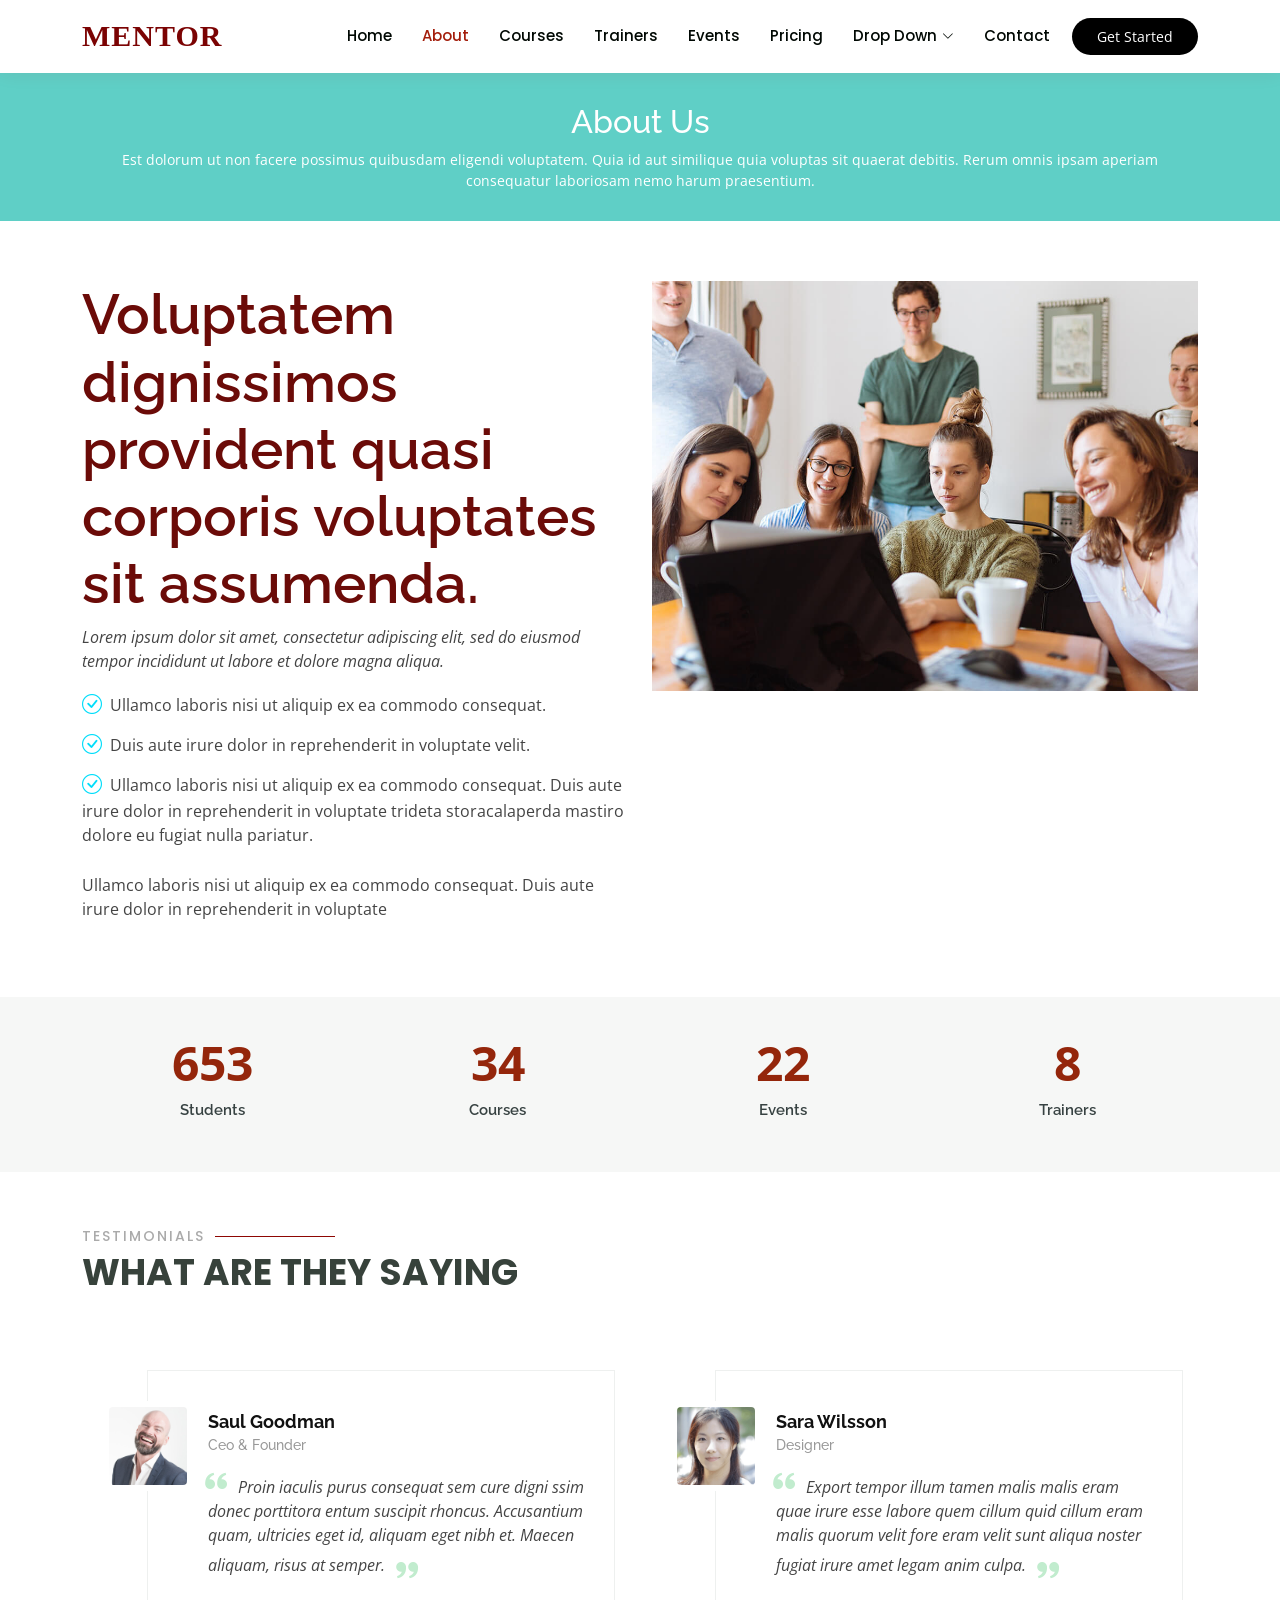
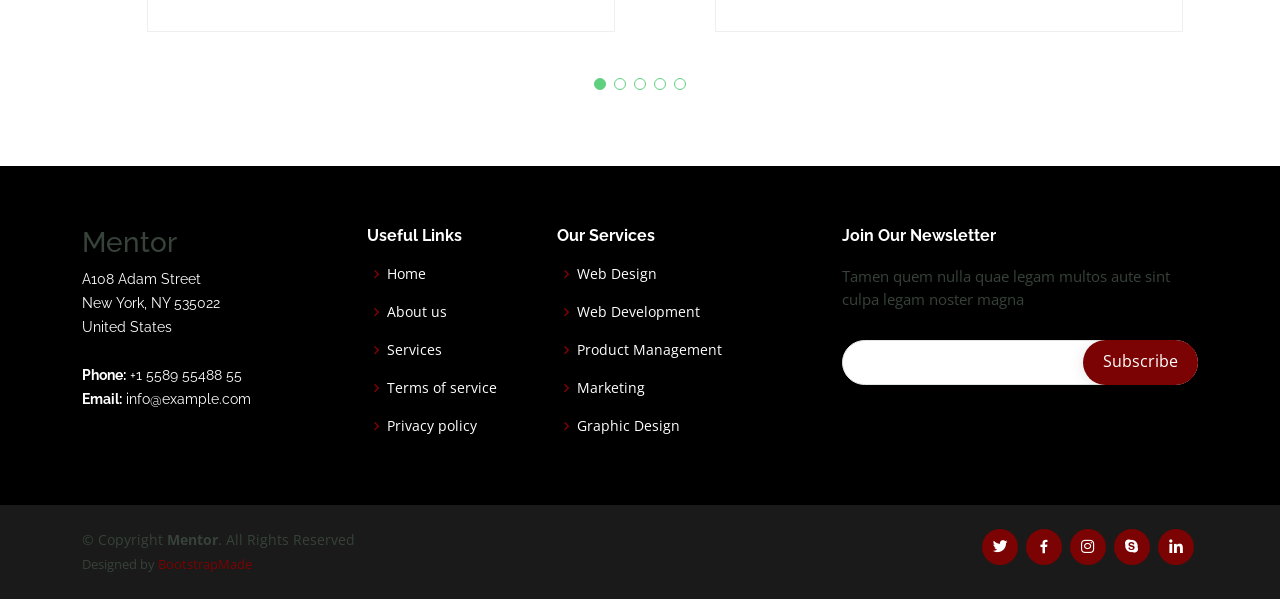
<file: about.html>
<!DOCTYPE html>
<html lang="en">

<head>
  <meta charset="utf-8">
  <meta content="width=device-width, initial-scale=1.0" name="viewport">

  <title>About - Mentor Bootstrap Template</title>
  <meta content="" name="description">
  <meta content="" name="keywords">

  <!-- Favicons -->
  <link href="assets/img/favicon.png" rel="icon">
  <link href="assets/img/apple-touch-icon.png" rel="apple-touch-icon">

  <!-- Google Fonts -->
  <link href="https://fonts.googleapis.com/css?family=Open+Sans:300,300i,400,400i,600,600i,700,700i|Raleway:300,300i,400,400i,500,500i,600,600i,700,700i|Poppins:300,300i,400,400i,500,500i,600,600i,700,700i" rel="stylesheet">

  <!-- Vendor CSS Files -->
  <link href="assets/vendor/animate.css/animate.min.css" rel="stylesheet">
  <link href="assets/vendor/aos/aos.css" rel="stylesheet">
  <link href="assets/vendor/bootstrap/css/bootstrap.min.css" rel="stylesheet">
  <link href="assets/vendor/bootstrap-icons/bootstrap-icons.css" rel="stylesheet">
  <link href="assets/vendor/boxicons/css/boxicons.min.css" rel="stylesheet">
  <link href="assets/vendor/remixicon/remixicon.css" rel="stylesheet">
  <link href="assets/vendor/swiper/swiper-bundle.min.css" rel="stylesheet">

  <!-- Template Main CSS File -->
  <link href="assets/css/style.css" rel="stylesheet">

  <!-- =======================================================
  * Template Name: Mentor
  * Updated: Jul 27 2023 with Bootstrap v5.3.1
  * Template URL: https://bootstrapmade.com/mentor-free-education-bootstrap-theme/
  * Author: BootstrapMade.com
  * License: https://bootstrapmade.com/license/
  ======================================================== -->
</head>

<body>

  <!-- ======= Header ======= -->
  <header id="header" class="fixed-top">
    <div class="container d-flex align-items-center">

      <h1 class="logo me-auto"><a href="index.html">Mentor</a></h1>
      <!-- Uncomment below if you prefer to use an image logo -->
      <!-- <a href="index.html" class="logo me-auto"><img src="assets/img/logo.png" alt="" class="img-fluid"></a>-->

      <nav id="navbar" class="navbar order-last order-lg-0">
        <ul>
          <li><a href="index.html">Home</a></li>
          <li><a class="active" href="about.html">About</a></li>
          <li><a href="courses.html">Courses</a></li>
          <li><a href="trainers.html">Trainers</a></li>
          <li><a href="events.html">Events</a></li>
          <li><a href="pricing.html">Pricing</a></li>

          <li class="dropdown"><a href="#"><span>Drop Down</span> <i class="bi bi-chevron-down"></i></a>
            <ul>
              <li><a href="#">Drop Down 1</a></li>
              <li class="dropdown"><a href="#"><span>Deep Drop Down</span> <i class="bi bi-chevron-right"></i></a>
                <ul>
                  <li><a href="#">Deep Drop Down 1</a></li>
                  <li><a href="#">Deep Drop Down 2</a></li>
                  <li><a href="#">Deep Drop Down 3</a></li>
                  <li><a href="#">Deep Drop Down 4</a></li>
                  <li><a href="#">Deep Drop Down 5</a></li>
                </ul>
              </li>
              <li><a href="#">Drop Down 2</a></li>
              <li><a href="#">Drop Down 3</a></li>
              <li><a href="#">Drop Down 4</a></li>
            </ul>
          </li>
          <li><a href="contact.html">Contact</a></li>
        </ul>
        <i class="bi bi-list mobile-nav-toggle"></i>
      </nav><!-- .navbar -->

      <a href="courses.html" class="get-started-btn">Get Started</a>

    </div>
  </header><!-- End Header -->

  <main id="main">
    <!-- ======= Breadcrumbs ======= -->
    <div class="breadcrumbs" data-aos="fade-in">
      <div class="container">
        <h2>About Us</h2>
        <p>Est dolorum ut non facere possimus quibusdam eligendi voluptatem. Quia id aut similique quia voluptas sit quaerat debitis. Rerum omnis ipsam aperiam consequatur laboriosam nemo harum praesentium. </p>
      </div>
    </div><!-- End Breadcrumbs -->

    <!-- ======= About Section ======= -->
    <section id="about" class="about">
      <div class="container" data-aos="fade-up">

        <div class="row">
          <div class="col-lg-6 order-1 order-lg-2" data-aos="fade-left" data-aos-delay="100">
            <img src="assets/img/about.jpg" class="img-fluid" alt="">
          </div>
          <div class="col-lg-6 pt-4 pt-lg-0 order-2 order-lg-1 content">
            <h3>Voluptatem dignissimos provident quasi corporis voluptates sit assumenda.</h3>
            <p class="fst-italic">
              Lorem ipsum dolor sit amet, consectetur adipiscing elit, sed do eiusmod tempor incididunt ut labore et dolore
              magna aliqua.
            </p>
            <ul>
              <li><i class="bi bi-check-circle"></i> Ullamco laboris nisi ut aliquip ex ea commodo consequat.</li>
              <li><i class="bi bi-check-circle"></i> Duis aute irure dolor in reprehenderit in voluptate velit.</li>
              <li><i class="bi bi-check-circle"></i> Ullamco laboris nisi ut aliquip ex ea commodo consequat. Duis aute irure dolor in reprehenderit in voluptate trideta storacalaperda mastiro dolore eu fugiat nulla pariatur.</li>
            </ul>
            <p>
              Ullamco laboris nisi ut aliquip ex ea commodo consequat. Duis aute irure dolor in reprehenderit in voluptate
            </p>

          </div>
        </div>

      </div>
    </section><!-- End About Section -->

    <!-- ======= Counts Section ======= -->
    <section id="counts" class="counts section-bg">
      <div class="container">

        <div class="row counters">

          <div class="col-lg-3 col-6 text-center">
            <span data-purecounter-start="0" data-purecounter-end="1232" data-purecounter-duration="1" class="purecounter"></span>
            <p>Students</p>
          </div>

          <div class="col-lg-3 col-6 text-center">
            <span data-purecounter-start="0" data-purecounter-end="64" data-purecounter-duration="1" class="purecounter"></span>
            <p>Courses</p>
          </div>

          <div class="col-lg-3 col-6 text-center">
            <span data-purecounter-start="0" data-purecounter-end="42" data-purecounter-duration="1" class="purecounter"></span>
            <p>Events</p>
          </div>

          <div class="col-lg-3 col-6 text-center">
            <span data-purecounter-start="0" data-purecounter-end="15" data-purecounter-duration="1" class="purecounter"></span>
            <p>Trainers</p>
          </div>

        </div>

      </div>
    </section><!-- End Counts Section -->

    <!-- ======= Testimonials Section ======= -->
    <section id="testimonials" class="testimonials">
      <div class="container" data-aos="fade-up">

        <div class="section-title">
          <h2>Testimonials</h2>
          <p>What are they saying</p>
        </div>

        <div class="testimonials-slider swiper" data-aos="fade-up" data-aos-delay="100">
          <div class="swiper-wrapper">

            <div class="swiper-slide">
              <div class="testimonial-wrap">
                <div class="testimonial-item">
                  <img src="assets/img/testimonials/testimonials-1.jpg" class="testimonial-img" alt="">
                  <h3>Saul Goodman</h3>
                  <h4>Ceo &amp; Founder</h4>
                  <p>
                    <i class="bx bxs-quote-alt-left quote-icon-left"></i>
                    Proin iaculis purus consequat sem cure digni ssim donec porttitora entum suscipit rhoncus. Accusantium quam, ultricies eget id, aliquam eget nibh et. Maecen aliquam, risus at semper.
                    <i class="bx bxs-quote-alt-right quote-icon-right"></i>
                  </p>
                </div>
              </div>
            </div><!-- End testimonial item -->

            <div class="swiper-slide">
              <div class="testimonial-wrap">
                <div class="testimonial-item">
                  <img src="assets/img/testimonials/testimonials-2.jpg" class="testimonial-img" alt="">
                  <h3>Sara Wilsson</h3>
                  <h4>Designer</h4>
                  <p>
                    <i class="bx bxs-quote-alt-left quote-icon-left"></i>
                    Export tempor illum tamen malis malis eram quae irure esse labore quem cillum quid cillum eram malis quorum velit fore eram velit sunt aliqua noster fugiat irure amet legam anim culpa.
                    <i class="bx bxs-quote-alt-right quote-icon-right"></i>
                  </p>
                </div>
              </div>
            </div><!-- End testimonial item -->

            <div class="swiper-slide">
              <div class="testimonial-wrap">
                <div class="testimonial-item">
                  <img src="assets/img/testimonials/testimonials-3.jpg" class="testimonial-img" alt="">
                  <h3>Jena Karlis</h3>
                  <h4>Store Owner</h4>
                  <p>
                    <i class="bx bxs-quote-alt-left quote-icon-left"></i>
                    Enim nisi quem export duis labore cillum quae magna enim sint quorum nulla quem veniam duis minim tempor labore quem eram duis noster aute amet eram fore quis sint minim.
                    <i class="bx bxs-quote-alt-right quote-icon-right"></i>
                  </p>
                </div>
              </div>
            </div><!-- End testimonial item -->

            <div class="swiper-slide">
              <div class="testimonial-wrap">
                <div class="testimonial-item">
                  <img src="assets/img/testimonials/testimonials-4.jpg" class="testimonial-img" alt="">
                  <h3>Matt Brandon</h3>
                  <h4>Freelancer</h4>
                  <p>
                    <i class="bx bxs-quote-alt-left quote-icon-left"></i>
                    Fugiat enim eram quae cillum dolore dolor amet nulla culpa multos export minim fugiat minim velit minim dolor enim duis veniam ipsum anim magna sunt elit fore quem dolore labore illum veniam.
                    <i class="bx bxs-quote-alt-right quote-icon-right"></i>
                  </p>
                </div>
              </div>
            </div><!-- End testimonial item -->

            <div class="swiper-slide">
              <div class="testimonial-wrap">
                <div class="testimonial-item">
                  <img src="assets/img/testimonials/testimonials-5.jpg" class="testimonial-img" alt="">
                  <h3>John Larson</h3>
                  <h4>Entrepreneur</h4>
                  <p>
                    <i class="bx bxs-quote-alt-left quote-icon-left"></i>
                    Quis quorum aliqua sint quem legam fore sunt eram irure aliqua veniam tempor noster veniam enim culpa labore duis sunt culpa nulla illum cillum fugiat legam esse veniam culpa fore nisi cillum quid.
                    <i class="bx bxs-quote-alt-right quote-icon-right"></i>
                  </p>
                </div>
              </div>
            </div><!-- End testimonial item -->

          </div>
          <div class="swiper-pagination"></div>
        </div>

      </div>
    </section><!-- End Testimonials Section -->

  </main><!-- End #main -->

  <!-- ======= Footer ======= -->
  <footer id="footer">

    <div class="footer-top">
      <div class="container">
        <div class="row">

          <div class="col-lg-3 col-md-6 footer-contact">
            <h3>Mentor</h3>
            <p>
              A108 Adam Street <br>
              New York, NY 535022<br>
              United States <br><br>
              <strong>Phone:</strong> +1 5589 55488 55<br>
              <strong>Email:</strong> info@example.com<br>
            </p>
          </div>

          <div class="col-lg-2 col-md-6 footer-links">
            <h4>Useful Links</h4>
            <ul>
              <li><i class="bx bx-chevron-right"></i> <a href="#">Home</a></li>
              <li><i class="bx bx-chevron-right"></i> <a href="#">About us</a></li>
              <li><i class="bx bx-chevron-right"></i> <a href="#">Services</a></li>
              <li><i class="bx bx-chevron-right"></i> <a href="#">Terms of service</a></li>
              <li><i class="bx bx-chevron-right"></i> <a href="#">Privacy policy</a></li>
            </ul>
          </div>

          <div class="col-lg-3 col-md-6 footer-links">
            <h4>Our Services</h4>
            <ul>
              <li><i class="bx bx-chevron-right"></i> <a href="#">Web Design</a></li>
              <li><i class="bx bx-chevron-right"></i> <a href="#">Web Development</a></li>
              <li><i class="bx bx-chevron-right"></i> <a href="#">Product Management</a></li>
              <li><i class="bx bx-chevron-right"></i> <a href="#">Marketing</a></li>
              <li><i class="bx bx-chevron-right"></i> <a href="#">Graphic Design</a></li>
            </ul>
          </div>

          <div class="col-lg-4 col-md-6 footer-newsletter">
            <h4>Join Our Newsletter</h4>
            <p>Tamen quem nulla quae legam multos aute sint culpa legam noster magna</p>
            <form action="" method="post">
              <input type="email" name="email"><input type="submit" value="Subscribe">
            </form>
          </div>

        </div>
      </div>
    </div>

    <div class="container d-md-flex py-4">

      <div class="me-md-auto text-center text-md-start">
        <div class="copyright">
          &copy; Copyright <strong><span>Mentor</span></strong>. All Rights Reserved
        </div>
        <div class="credits">
          <!-- All the links in the footer should remain intact. -->
          <!-- You can delete the links only if you purchased the pro version. -->
          <!-- Licensing information: https://bootstrapmade.com/license/ -->
          <!-- Purchase the pro version with working PHP/AJAX contact form: https://bootstrapmade.com/mentor-free-education-bootstrap-theme/ -->
          Designed by <a href="https://bootstrapmade.com/">BootstrapMade</a>
        </div>
      </div>
      <div class="social-links text-center text-md-right pt-3 pt-md-0">
        <a href="#" class="twitter"><i class="bx bxl-twitter"></i></a>
        <a href="#" class="facebook"><i class="bx bxl-facebook"></i></a>
        <a href="#" class="instagram"><i class="bx bxl-instagram"></i></a>
        <a href="#" class="google-plus"><i class="bx bxl-skype"></i></a>
        <a href="#" class="linkedin"><i class="bx bxl-linkedin"></i></a>
      </div>
    </div>
  </footer><!-- End Footer -->

  <div id="preloader"></div>
  <a href="#" class="back-to-top d-flex align-items-center justify-content-center"><i class="bi bi-arrow-up-short"></i></a>

  <!-- Vendor JS Files -->
  <script src="assets/vendor/purecounter/purecounter_vanilla.js"></script>
  <script src="assets/vendor/aos/aos.js"></script>
  <script src="assets/vendor/bootstrap/js/bootstrap.bundle.min.js"></script>
  <script src="assets/vendor/swiper/swiper-bundle.min.js"></script>
  <script src="assets/vendor/php-email-form/validate.js"></script>

  <!-- Template Main JS File -->
  <script src="assets/js/main.js"></script>

</body>

</html>
</file>
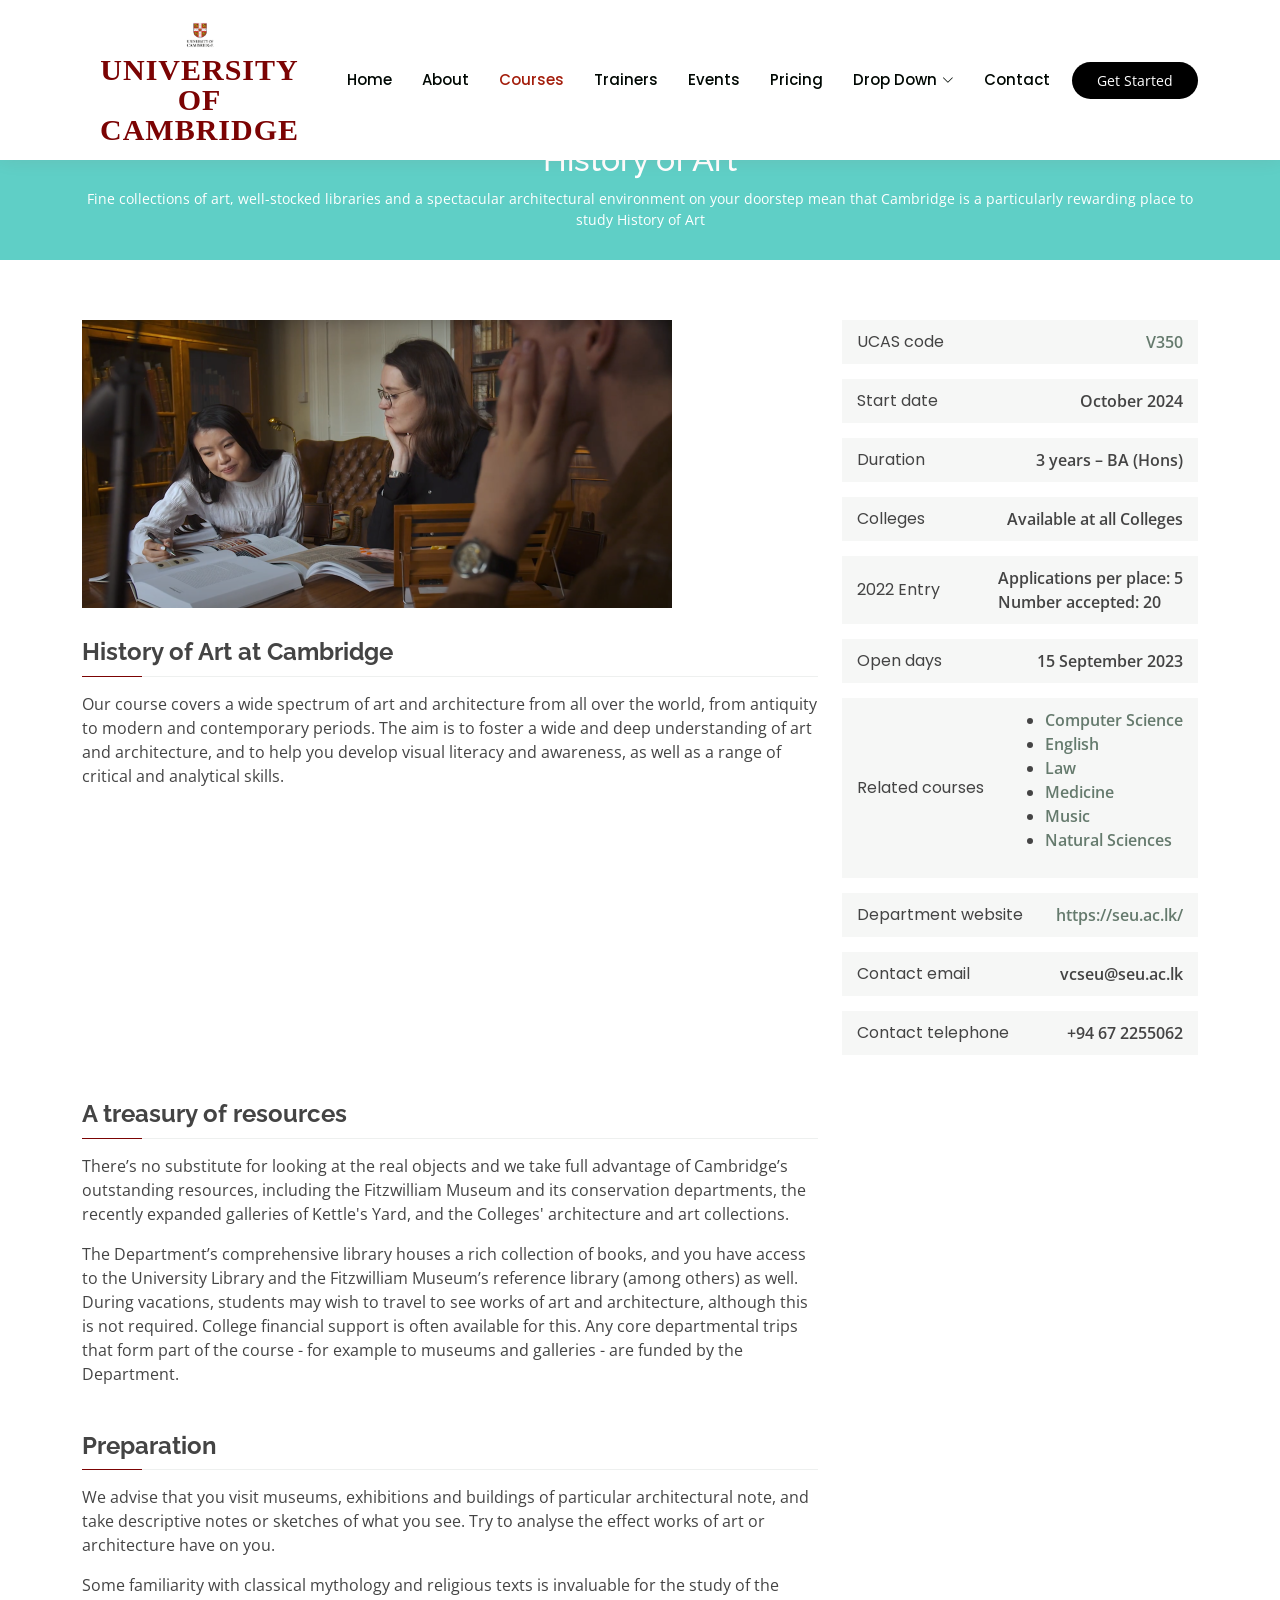
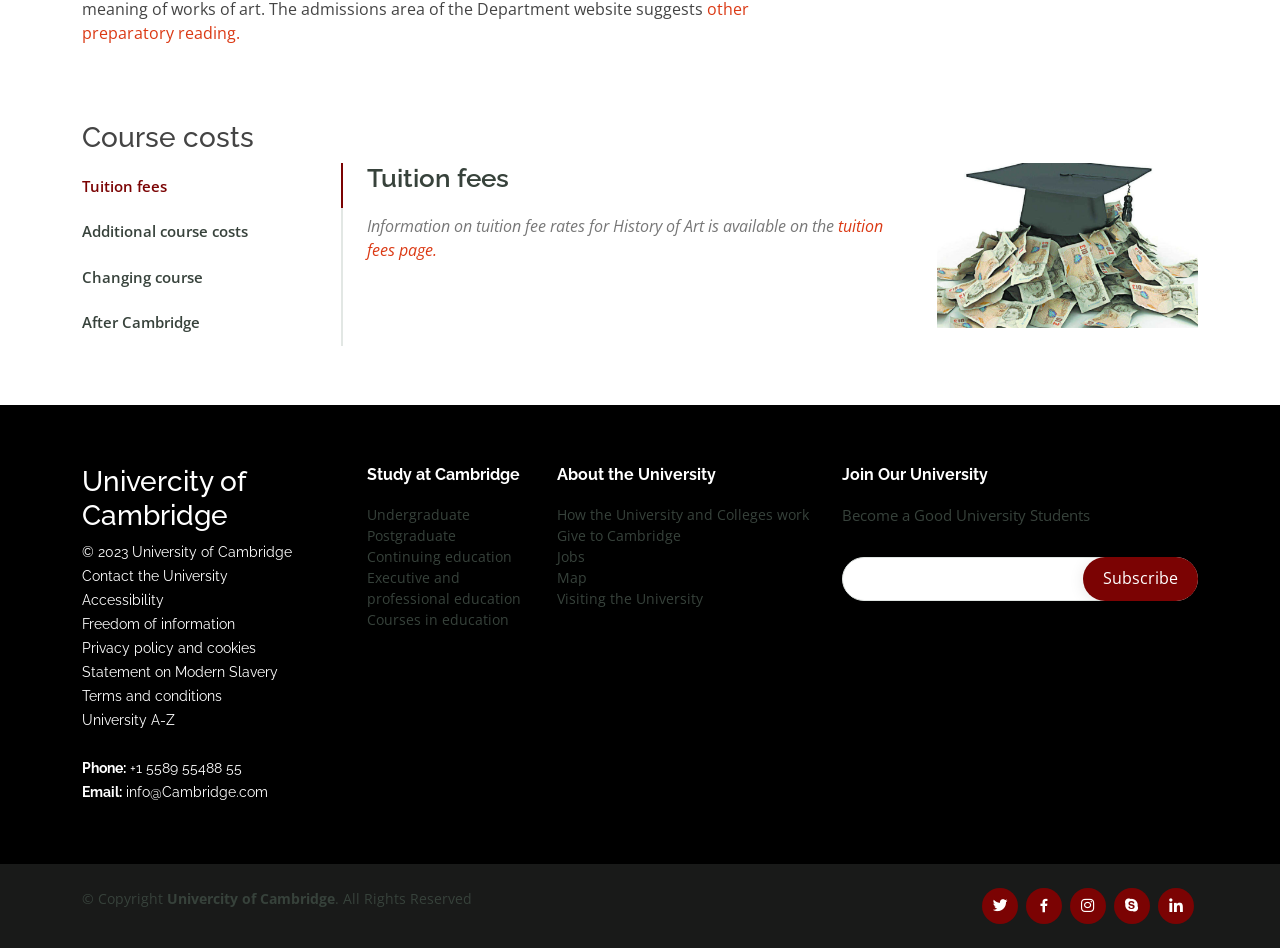
<file: Art.html>
<!DOCTYPE html>
<html lang="en">

<head>
  <meta charset="utf-8">
  <meta content="width=device-width, initial-scale=1.0" name="viewport">

  <title>History of Art</title>
  <meta content="" name="description">
  <meta content="" name="keywords">

  <!-- Favicons -->
  <link href="assets/img/cambridge_logo.jpg" rel="icon">
  <link href="assets/img/cambridge_logo.jpg" rel="apple-touch-icon">

  <!-- Google Fonts -->
  <link href="https://fonts.googleapis.com/css?family=Open+Sans:300,300i,400,400i,600,600i,700,700i|Raleway:300,300i,400,400i,500,500i,600,600i,700,700i|Poppins:300,300i,400,400i,500,500i,600,600i,700,700i" rel="stylesheet">

  <!-- Vendor CSS Files -->
  <link href="assets/vendor/animate.css/animate.min.css" rel="stylesheet">
  <link href="assets/vendor/aos/aos.css" rel="stylesheet">
  <link href="assets/vendor/bootstrap/css/bootstrap.min.css" rel="stylesheet">
  <link href="assets/vendor/bootstrap-icons/bootstrap-icons.css" rel="stylesheet">
  <link href="assets/vendor/boxicons/css/boxicons.min.css" rel="stylesheet">
  <link href="assets/vendor/remixicon/remixicon.css" rel="stylesheet">
  <link href="assets/vendor/swiper/swiper-bundle.min.css" rel="stylesheet">

  <!-- Template Main CSS File -->
  <link href="assets/css/style.css" rel="stylesheet">

  <!-- =======================================================
  * Template Name: Mentor
  * Updated: Jul 27 2023 with Bootstrap v5.3.1
  * Template URL: https://bootstrapmade.com/mentor-free-education-bootstrap-theme/
  * Author: BootstrapMade.com
  * License: https://bootstrapmade.com/license/
  ======================================================== -->
</head>

<body>

  <!-- ======= Header ======= -->
  <header id="header" class="fixed-top">
    <div class="container d-flex align-items-center">

      <h1 class="logo me-auto"><a href="index.html"><center><img src="assets/img/cambridge_logo.jpg" style="height:400px; width: ;: 400px;"><br>UNIVERSITY OF <br>
        CAMBRIDGE</a></center></h1>
      <!-- Uncomment below if you prefer to use an image logo -->
      <!-- <a href="index.html" class="logo me-auto"><img src="assets/img/logo.png" alt="" class="img-fluid"></a>-->

      <nav id="navbar" class="navbar order-last order-lg-0">
        <ul>
          <li><a href="index.html">Home</a></li>
          <li><a href="about.html">About</a></li>
          <li><a class="active" href="courses.html">Courses</a></li>
          <li><a href="trainers.html">Trainers</a></li>
          <li><a href="events.html">Events</a></li>
          <li><a href="pricing.html">Pricing</a></li>

          <li class="dropdown"><a href="#"><span>Drop Down</span> <i class="bi bi-chevron-down"></i></a>
            <ul>
              <li><a href="#">Drop Down 1</a></li>
              <li class="dropdown"><a href="#"><span>Deep Drop Down</span> <i class="bi bi-chevron-right"></i></a>
                <ul>
                  <li><a href="#">Deep Drop Down 1</a></li>
                  <li><a href="#">Deep Drop Down 2</a></li>
                  <li><a href="#">Deep Drop Down 3</a></li>
                  <li><a href="#">Deep Drop Down 4</a></li>
                  <li><a href="#">Deep Drop Down 5</a></li>
                </ul>
              </li>
              <li><a href="#">Drop Down 2</a></li>
              <li><a href="#">Drop Down 3</a></li>
              <li><a href="#">Drop Down 4</a></li>
            </ul>
          </li>
          <li><a href="contact.html">Contact</a></li>
        </ul>
        <i class="bi bi-list mobile-nav-toggle"></i>
      </nav><!-- .navbar -->

      <a href="courses.html" class="get-started-btn">Get Started</a>

    </div>
  </header><!-- End Header -->

  <main id="main">

    <!-- ======= Breadcrumbs ======= -->
    <div class="breadcrumbs" data-aos="fade-in">
      <div class="container">
        <h2><br>History of Art</h2>
        <p>Fine collections of art, well-stocked libraries and a spectacular architectural environment on your doorstep mean that Cambridge is a particularly rewarding place to study History of Art </p>
      </div>
    </div><!-- End Breadcrumbs -->

    <!-- ======= Cource Details Section ======= -->
    <section id="course-details" class="course-details">
      <div class="container" data-aos="fade-up">

        <div class="row">
          <div class="col-lg-8">
            <img src="assets\img\course\Art.png" class="img-fluid" alt="">
            <h3>History of Art at Cambridge</h3>
            <p>
             Our course covers a wide spectrum of art and architecture from all over the world, from antiquity to modern and contemporary periods.
              The aim is to foster a wide and deep understanding of art and architecture, and to help you develop visual literacy and awareness, 
              as well as a range of critical and analytical skills.
            </p>
          </div>

          <div class="col-lg-4">

            <div class="course-info d-flex justify-content-between align-items-center">
              <h5>UCAS code</h5>
              <p><a href="#">V350</a></p>
            </div>

            <div class="course-info d-flex justify-content-between align-items-center">
              <h5>Start date </h5>
              <p>October 2024</p>
            </div>

            <div class="course-info d-flex justify-content-between align-items-center">
              <h5>Duration</h5>
              <p>3 years – BA (Hons)</p>
            </div>

            <div class="course-info d-flex justify-content-between align-items-center">
              <h5>Colleges</h5>
              <p>Available at all Colleges</p>
            </div>
            <div class="course-info d-flex justify-content-between align-items-center">
              <h5>2022 Entry</h5>
              <p>Applications per place: 5 <br>Number accepted: 20</p>
              
            </div>
            <div class="course-info d-flex justify-content-between align-items-center">
              <h5>Open days</h5>
              <p>15 September 2023</p>
            </div>
            <div class="course-info d-flex justify-content-between align-items-center">
              <h5>Related courses</h5>
              <ul>
                <li> <a href="Computer-Science.html"><p>Computer Science</p></a></li>
                <li><a href="English.html"><p>English</p></a></li>
                <li> <a href="Law.html"><p>Law</p></a></li>
                <li><a href="Medicine.html"><p>Medicine</p></a></li>
                <li><a href="Music.html"><p>Music</p></a></li>
                <li><a href="Natural-Sciences.html"><p>Natural Sciences</p></a></li>
              </ul>         
            </div>
            <div class="course-info d-flex justify-content-between align-items-center">
              <h5>Department website</h5>
              <p><a href="https://seu.ac.lk/">https://seu.ac.lk/</a></p>
            </div>
            <div class="course-info d-flex justify-content-between align-items-center">
              <h5>Contact email</h5>
              <p>vcseu@seu.ac.lk</p>
            </div>
            <div class="course-info d-flex justify-content-between align-items-center">
              <h5>Contact telephone</h5>
              <p>+94 67 2255062 </p>
            </div>

          </div>

          <div class="col-lg-8">
           <h3>A treasury of resources</h3>
           <p>
            There’s no substitute for looking at the real objects and we take full advantage of Cambridge’s outstanding resources, 
            including the Fitzwilliam Museum and its conservation departments, the recently expanded galleries of Kettle's Yard, 
            and the Colleges' architecture and art collections.
           </p>
           <p>
            The Department’s comprehensive library houses a rich collection of books, and you have access to the University Library and the Fitzwilliam Museum’s 
            reference library (among others) as well. During vacations, students may wish to travel to see works of art and architecture, although this is not required. 
            College financial support is often available for this. Any core departmental trips that form part of the course - for example to museums and galleries - are funded by the Department.
           </p>

         </div>
         <div class="col-lg-8">
          <h3>Preparation</h3>
          <p>
            We advise that you visit museums, exhibitions and buildings of particular architectural note, and take descriptive notes or 
            sketches of what you see. Try to analyse the effect works of art or architecture have on you.
          </p>
          <p>
            Some familiarity with classical mythology and religious texts is invaluable for the study of the meaning of works of art. The admissions area
             of the Department website suggests <a href="https://www.hoart.cam.ac.uk/admissions/undergraduate-study-1/the-course-1/preparatory-reading"> other preparatory reading.</a>
          </p>
          
        </div>
          
        </div>

      </div>
    </section><!-- End Cource Details Section -->

    <!-- ======= Cource Details Tabs Section ======= -->
    <section id="cource-details-tabs" class="cource-details-tabs">
      <div class="container" data-aos="fade-up">

        <div class="row">
          <h3>Course costs</h3>
          <div class="col-lg-3">
            <ul class="nav nav-tabs flex-column">
              <li class="nav-item">
                <a class="nav-link active show" data-bs-toggle="tab" href="#tab-1">Tuition fees</a>
              </li>
              <li class="nav-item">
                <a class="nav-link" data-bs-toggle="tab" href="#tab-2">Additional course costs</a>
              </li>
              <li class="nav-item">
                <a class="nav-link" data-bs-toggle="tab" href="#tab-3">Changing course</a>
              </li>
              <li class="nav-item">
                <a class="nav-link" data-bs-toggle="tab" href="#tab-4">After Cambridge</a>
              </li>
            </ul>
          </div>
          <div class="col-lg-9 mt-4 mt-lg-0">
            <div class="tab-content">

              <div class="tab-pane active show" id="tab-1">
                <div class="row">
                  <div class="col-lg-8 details order-2 order-lg-1">
                    <h3>Tuition fees</h3>
                    <p class="fst-italic">Information on tuition fee rates for History of Art is available on the <a href="https://www.undergraduate.study.cam.ac.uk/fees-and-finance/tuition-fees">tuition fees page.</a> </p>
                   
                  </div>
                  <div class="col-lg-4 text-center order-1 order-lg-2">
                    <img src="assets\img\course\Tuition_fees.jpg" alt="" class="img-fluid">
                  </div>
                </div>
              </div>

              <div class="tab-pane" id="tab-2">
                <div class="row">
                  <div class="col-lg-8 details order-2 order-lg-1">
                    <h3>Additional course costs</h3>
                    <ul>
                      <li> <p class="fst-italic"><b>Before Arrival:</b> Computing: Most students buy a computer or laptop and perhaps also a printer before coming to Cambridge - Estimated costs: €695.33-900.</p></li>
                      <li> <p class="fst-italic"><b>Year 1: Required:</b> stationery, printing, photocopying, scanning - Estimated cost €5.79-€11.59 pw</p></li>
                      <li> <p class="fst-italic"><b>Year 2: Required: </b>stationery, printing, photocopying, scanning - Estimated cost €5.79-€11.59 pw</p></li>
                      <li> <p class="fst-italic"><b>Year 3: Required:</b> stationery, printing, photocopying, scanning - Estimated cost €5.79-€11.59 pw</p></li>
                    </ul>
                   
                    
                  </div>
                  <div class="col-lg-4 text-center order-1 order-lg-2">
                    <img src="assets/img/course/Additional_course _costs.jpeg" alt="" class="img-fluid">
                  </div>
                </div>
              </div>

              <div class="tab-pane" id="tab-3">
                <div class="row">
                  <div class="col-lg-8 details order-2 order-lg-1">
                    <h3>Changing course</h3>
                    <p class="fst-italic">Students may join History of Art from other Cambridge courses after Part I in another subject.
                       It's possible to study one or two years of History of Art, either before or after another subject such as History; Theology, Religion and Philosophy of Religion; English; Modern
                       and Medieval Languages; Classics; or Philosophy. Occasionally students from other disciplines such as Medicine are able to join History of Art.</p>

                       <p class="fst-italic">To be able to change course, you need the agreement of your College that any change is in your educational interests,
                         and you must have the necessary background in the subject to which you wish to change – in some cases you may be required to undertake some
                          catch-up work or take up the new course from the start/an earlier year. If you think you may wish to change course, 
                        we encourage you to contact a <a href="https://www.undergraduate.study.cam.ac.uk/colleges/college-contacts">College admissions office</a>  for advice. You should also consider if/how changing course may affect any financial support arrangements.</p>
                    
                  </div>
                  <div class="col-lg-4 text-center order-1 order-lg-2">
                    <img src="assets/img/course/Changing_course.jpeg" alt="" class="img-fluid">
                  </div>
                </div>
              </div>

              <div class="tab-pane" id="tab-4">
                <div class="row">
                  <div class="col-lg-8 details order-2 order-lg-1">
                    <h3>After Cambridge</h3>
                    <p class="fst-italic">In a world in which visual imagery has never been more widely used or had greater currency, our graduates, 
                      with their sophisticated visual acumen, are well-equipped for a vast array of careers. Notable examples include employment in 
                      museums and galleries, the care and conservation of monuments and heritage management, fine art dealing, publishing, advertising,
                       written and broadcast journalism and teaching.
                    </p>
                    <p class="fst-italic">Our prominent graduates include the artists Sir Antony Gormley and Marc Quinn; the model and actress Lily Cole;
                       the television presenter Claudia Winkleman; the Hon James Stourton, former Chairman of Sotheby’s UK; and the museum directors Frances Morris,
                        Director of Tate Modern, Sir Charles Saumarez Smith, former Director of the National Portrait Gallery and the National Gallery and former Chief
                         Executive of the Royal Academy, and Sir Nicholas Serota, former Director of the Tate Gallery and now Chairman of the Arts Council.
                    </p>
                  </div>
                  <div class="col-lg-4 text-center order-1 order-lg-2">
                    <img src="assets/img/course/After Cambridge.jpg" alt="" class="img-fluid">
                  </div>
                </div>
              </div>

            </div>
          </div>
        </div>

      </div>
    </section><!-- End Cource Details Tabs Section -->

  </main><!-- End #main -->

  <!-- ======= Footer ======= -->
  <footer id="footer">

    <div class="footer-top" style="background-color: rgb(0, 0, 0);">
      <div class="container">
        <div class="row">

          <div class="col-lg-3 col-md-6 footer-contact" style="color: white;">
            <h3>Univercity of Cambridge</h3>
            <p>
              © 2023 University of Cambridge <br>
              Contact the University <br>
              Accessibility <br>
              Freedom of information <br>
              Privacy policy and cookies <br>
              Statement on Modern Slavery <br>
              Terms and conditions <br>
              University A-Z <br> <br>
              <strong>Phone:</strong> +1 5589 55488 55<br>
              <strong>Email:</strong> info@Cambridge.com<br>
            </p>
          </div>

          <div class="col-lg-2 col-md-6 footer-links">
            <h4>Study at Cambridge</h4>
            <p>
              Undergraduate <br>
              Postgraduate <br> 
              Continuing education <br> 
              Executive and professional education <br>
              Courses in education <br>
            </p>
          </div>

          <div class="col-lg-3 col-md-6 footer-links">
            <h4>About the University</h4>
            <p>
              How the University and Colleges work <br>
              Give to Cambridge <br>
              Jobs <br>
              Map <br>
              Visiting the University <br>
            </p>
          </div>

          <div class="col-lg-4 col-md-6 footer-newsletter">
            <h4>Join Our University</h4>
            <p>Become a Good University Students</p>
            <form action="" method="post">
              <input type="email" name="email"><input type="submit" value="Subscribe">
            </form>
          </div>

        </div>
      </div>
    </div>

    <div class="container d-md-flex py-4">

      <div class="me-md-auto text-center text-md-start">
        <div class="copyright">
          &copy; Copyright <strong><span>Univercity of Cambridge</span></strong>. All Rights Reserved
        </div>
        <div class="credits">
          <!-- All the links in the footer should remain intact. -->
          <!-- You can delete the links only if you purchased the pro version. -->
          <!-- Licensing information: https://bootstrapmade.com/license/ -->
          <!-- Purchase the pro version with working PHP/AJAX contact form: https://bootstrapmade.com/mentor-free-education-bootstrap-theme/ -->
        </div>
      </div>
      <div class="social-links text-center text-md-right pt-3 pt-md-0">
        <a href="#" class="twitter"><i class="bx bxl-twitter"></i></a>
        <a href="#" class="facebook"><i class="bx bxl-facebook"></i></a>
        <a href="#" class="instagram"><i class="bx bxl-instagram"></i></a>
        <a href="#" class="google-plus"><i class="bx bxl-skype"></i></a>
        <a href="#" class="linkedin"><i class="bx bxl-linkedin"></i></a>
      </div>
    </div>
  </footer><!-- End Footer -->

  <div id="preloader"></div>
  <a href="#" class="back-to-top d-flex align-items-center justify-content-center"><i class="bi bi-arrow-up-short"></i></a>

  <!-- Vendor JS Files -->
  <script src="assets/vendor/purecounter/purecounter_vanilla.js"></script>
  <script src="assets/vendor/aos/aos.js"></script>
  <script src="assets/vendor/bootstrap/js/bootstrap.bundle.min.js"></script>
  <script src="assets/vendor/swiper/swiper-bundle.min.js"></script>
  <script src="assets/vendor/php-email-form/validate.js"></script>

  <!-- Template Main JS File -->
  <script src="assets/js/main.js"></script>

</body>

</html>
</file>
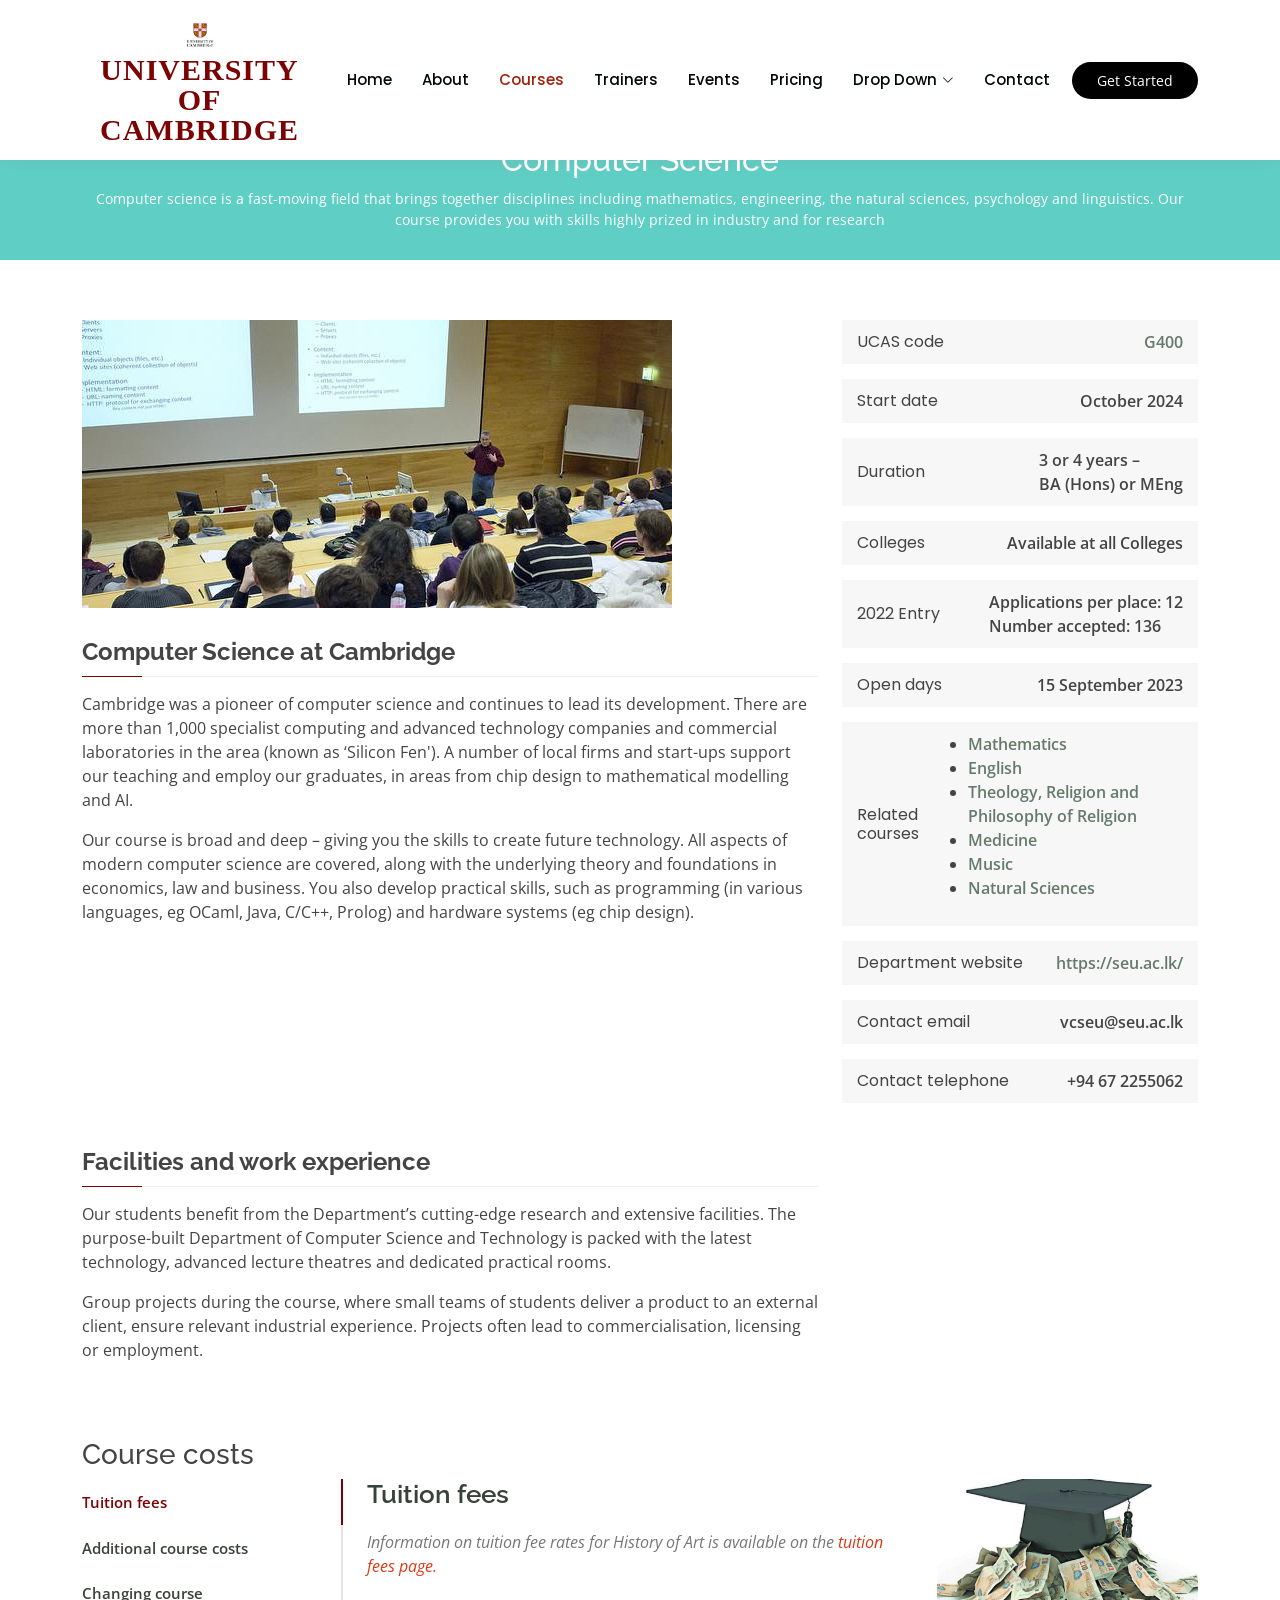
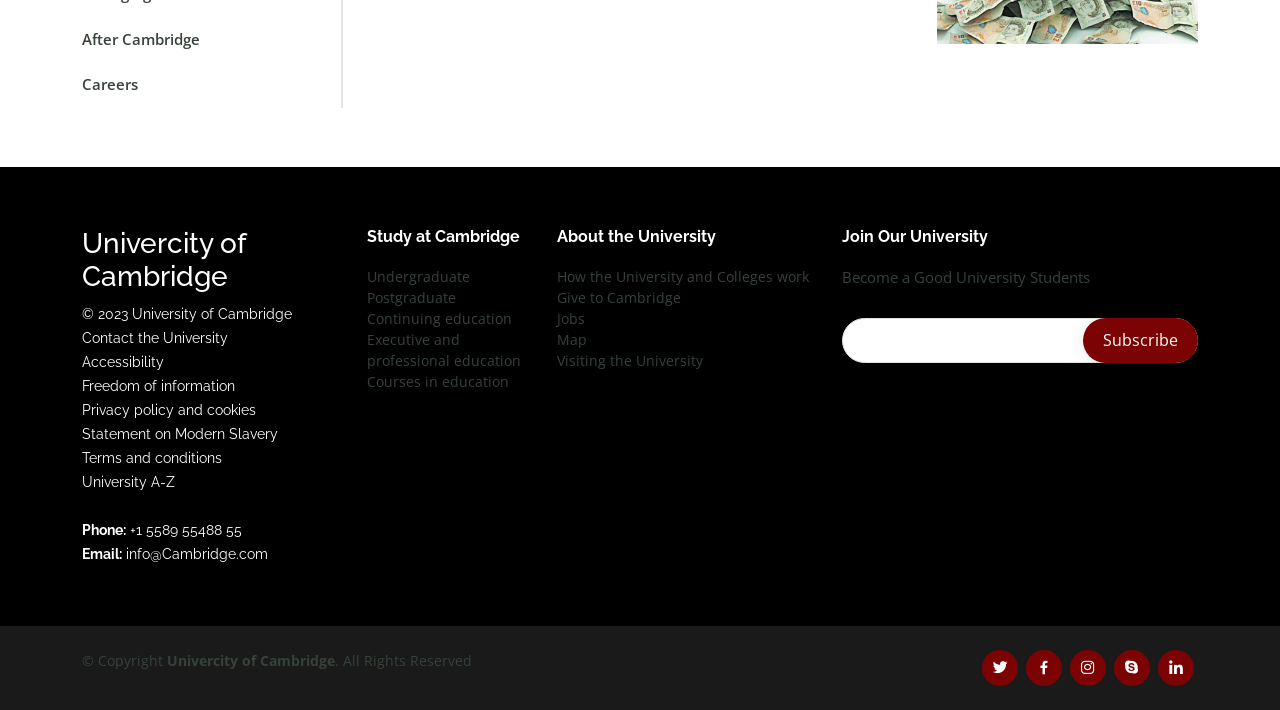
<file: Computer-Science.html>
<!DOCTYPE html>
<html lang="en">

<head>
  <meta charset="utf-8">
  <meta content="width=device-width, initial-scale=1.0" name="viewport">

  <title>Computer Science </title>
  <meta content="" name="description">
  <meta content="" name="keywords">

  <!-- Favicons -->
  <link href="assets/img/cambridge_logo.jpg" rel="icon">
  <link href="assets/img/cambridge_logo.jpg" rel="apple-touch-icon">

  <!-- Google Fonts -->
  <link href="https://fonts.googleapis.com/css?family=Open+Sans:300,300i,400,400i,600,600i,700,700i|Raleway:300,300i,400,400i,500,500i,600,600i,700,700i|Poppins:300,300i,400,400i,500,500i,600,600i,700,700i" rel="stylesheet">

  <!-- Vendor CSS Files -->
  <link href="assets/vendor/animate.css/animate.min.css" rel="stylesheet">
  <link href="assets/vendor/aos/aos.css" rel="stylesheet">
  <link href="assets/vendor/bootstrap/css/bootstrap.min.css" rel="stylesheet">
  <link href="assets/vendor/bootstrap-icons/bootstrap-icons.css" rel="stylesheet">
  <link href="assets/vendor/boxicons/css/boxicons.min.css" rel="stylesheet">
  <link href="assets/vendor/remixicon/remixicon.css" rel="stylesheet">
  <link href="assets/vendor/swiper/swiper-bundle.min.css" rel="stylesheet">

  <!-- Template Main CSS File -->
  <link href="assets/css/style.css" rel="stylesheet">

  <!-- =======================================================
  * Template Name: Mentor
  * Updated: Jul 27 2023 with Bootstrap v5.3.1
  * Template URL: https://bootstrapmade.com/mentor-free-education-bootstrap-theme/
  * Author: BootstrapMade.com
  * License: https://bootstrapmade.com/license/
  ======================================================== -->
</head>

<body>

  <!-- ======= Header ======= -->
  <header id="header" class="fixed-top">
    <div class="container d-flex align-items-center">

      <h1 class="logo me-auto"><a href="index.html"><center><img src="assets/img/cambridge_logo.jpg" style="height:400px; width: ;: 400px;"><br>UNIVERSITY OF <br>
        CAMBRIDGE</a></center></h1>
      <!-- Uncomment below if you prefer to use an image logo -->
      <!-- <a href="index.html" class="logo me-auto"><img src="assets/img/logo.png" alt="" class="img-fluid"></a>-->

      <nav id="navbar" class="navbar order-last order-lg-0">
        <ul>
          <li><a href="index.html">Home</a></li>
          <li><a href="about.html">About</a></li>
          <li><a class="active" href="courses.html">Courses</a></li>
          <li><a href="trainers.html">Trainers</a></li>
          <li><a href="events.html">Events</a></li>
          <li><a href="pricing.html">Pricing</a></li>

          <li class="dropdown"><a href="#"><span>Drop Down</span> <i class="bi bi-chevron-down"></i></a>
            <ul>
              <li><a href="#">Drop Down 1</a></li>
              <li class="dropdown"><a href="#"><span>Deep Drop Down</span> <i class="bi bi-chevron-right"></i></a>
                <ul>
                  <li><a href="#">Deep Drop Down 1</a></li>
                  <li><a href="#">Deep Drop Down 2</a></li>
                  <li><a href="#">Deep Drop Down 3</a></li>
                  <li><a href="#">Deep Drop Down 4</a></li>
                  <li><a href="#">Deep Drop Down 5</a></li>
                </ul>
              </li>
              <li><a href="#">Drop Down 2</a></li>
              <li><a href="#">Drop Down 3</a></li>
              <li><a href="#">Drop Down 4</a></li>
            </ul>
          </li>
          <li><a href="contact.html">Contact</a></li>
        </ul>
        <i class="bi bi-list mobile-nav-toggle"></i>
      </nav><!-- .navbar -->

      <a href="courses.html" class="get-started-btn">Get Started</a>

    </div>
  </header><!-- End Header -->

  <main id="main">

    <!-- ======= Breadcrumbs ======= -->
    <div class="breadcrumbs" data-aos="fade-in">
      <div class="container">
        <h2><br>Computer Science</h2>
        <p>Computer science is a fast-moving field that brings together disciplines including mathematics, engineering, the natural sciences, psychology and linguistics. Our course provides you with skills highly prized in industry and for research</p>
      </div>
    </div><!-- End Breadcrumbs -->

    <!-- ======= Cource Details Section ======= -->
    <section id="course-details" class="course-details">
      <div class="container" data-aos="fade-up">

        <div class="row">
          <div class="col-lg-8">
            <img src="assets/img/course/Computer-Science.jpg" class="img-fluid" alt="">
            <h3>Computer Science at Cambridge</h3>
            <p>
              Cambridge was a pioneer of computer science and continues to lead its development. There are more than 1,000 specialist computing and advanced 
              technology companies and commercial laboratories in the area (known as ‘Silicon Fen'). A number 
              of local firms and start-ups support our teaching and employ our graduates, in areas from chip design to mathematical modelling and AI.
            </p>
            <p>
              Our course is broad and deep – giving you the skills to create future technology. All aspects of modern computer science are covered, along with the
               underlying theory and foundations in economics, law and business. You also develop 
              practical skills, such as programming (in various languages, eg OCaml, Java, C/C++, Prolog) and hardware systems (eg chip design).
            </p>
          </div>
          <div class="col-lg-4">

            <div class="course-info d-flex justify-content-between align-items-center">
              <h5>UCAS code</h5>
              <p><a href="#">G400</a></p>
            </div>

            <div class="course-info d-flex justify-content-between align-items-center">
              <h5>Start date </h5>
              <p>October 2024</p>
            </div>

            <div class="course-info d-flex justify-content-between align-items-center">
              <h5>Duration</h5>
              <p>3 or 4 years – <br> BA (Hons) or MEng</p>
            </div>

            <div class="course-info d-flex justify-content-between align-items-center">
              <h5>Colleges</h5>
              <p>Available at all Colleges</p>
            </div>
            <div class="course-info d-flex justify-content-between align-items-center">
              <h5>2022 Entry</h5>
              <p>Applications per place: 12 <br>Number accepted: 136</p>
              
            </div>
            <div class="course-info d-flex justify-content-between align-items-center">
              <h5>Open days</h5>
              <p>15 September 2023</p>
            </div>
            <div class="course-info d-flex justify-content-between align-items-center">
              <h5>Related courses</h5>
              <ul>
                <li> <a href="Mathematics.html"><p>Mathematics</p></a></li>
                <li><a href="English.html"><p>English</p></a></li>
                <li> <a href="Theology.html"><p>Theology, Religion and Philosophy of Religion</p></a></li>
                <li><a href="Medicine.html"><p>Medicine</p></a></li>
                <li><a href="Music.html"><p>Music</p></a></li>
                <li><a href="Natural-Sciences.html"><p>Natural Sciences</p></a></li>
              </ul>         
            </div>
            <div class="course-info d-flex justify-content-between align-items-center">
              <h5>Department website</h5>
              <p><a href="https://seu.ac.lk/">https://seu.ac.lk/</a></p>
            </div>
            <div class="course-info d-flex justify-content-between align-items-center">
              <h5>Contact email</h5>
              <p>vcseu@seu.ac.lk</p>
            </div>
            <div class="course-info d-flex justify-content-between align-items-center">
              <h5>Contact telephone</h5>
              <p>+94 67 2255062 </p>
            </div>
          </div>
        </div>
        <div class="row">
          <div class="col-lg-8">
            <h3>Facilities and work experience</h3>
            <p>
              Our students benefit from the Department’s cutting-edge research and extensive facilities. The purpose-built Department 
              of Computer Science and Technology is packed with the latest technology, advanced lecture theatres and dedicated practical rooms.
            </p>
            <p>
              Group projects during the course, where small teams of students deliver a product to an external client, ensure relevant industrial 
              experience. Projects often lead to commercialisation, licensing or employment.
            </p>
          </div>

      </div>
    </section><!-- End Cource Details Section -->

    <!-- ======= Cource Details Tabs Section ======= -->
    <section id="cource-details-tabs" class="cource-details-tabs">
      <div class="container" data-aos="fade-up">

        <div class="row">
          <h3>Course costs</h3>
          <div class="col-lg-3">
            <ul class="nav nav-tabs flex-column">
              <li class="nav-item">
                <a class="nav-link active show" data-bs-toggle="tab" href="#tab-1">Tuition fees</a>
              </li>
              <li class="nav-item">
                <a class="nav-link" data-bs-toggle="tab" href="#tab-2">Additional course costs</a>
              </li>
              <li class="nav-item">
                <a class="nav-link" data-bs-toggle="tab" href="#tab-3">Changing course</a>
              </li>
              <li class="nav-item">
                <a class="nav-link" data-bs-toggle="tab" href="#tab-4">After Cambridge</a>
              </li>
              <li class="nav-item">
                <a class="nav-link" data-bs-toggle="tab" href="#tab-5">Careers</a>
              </li>
            </ul>
          </div>
          <div class="col-lg-9 mt-4 mt-lg-0">
            <div class="tab-content">

              <div class="tab-pane active show" id="tab-1">
                <div class="row">
                  <div class="col-lg-8 details order-2 order-lg-1">
                    <h3>Tuition fees</h3>
                    <p class="fst-italic">Information on tuition fee rates for History of Art is available on the <a href="https://www.undergraduate.study.cam.ac.uk/fees-and-finance/tuition-fees">tuition fees page.</a> </p>
                   
                  </div>
                  <div class="col-lg-4 text-center order-1 order-lg-2">
                    <img src="assets\img\course\Tuition_fees.jpg" alt="" class="img-fluid">
                  </div>
                </div>
              </div>

              <div class="tab-pane" id="tab-2">
                <div class="row">
                  <div class="col-lg-8 details order-2 order-lg-1">
                    <h3>Additional course costs</h3>
                      <ul>
                        <li>
                          <p><b>All years of study -</b> Strongly recommended: A laptop is pretty much essential. A modern entry-level laptop for around €927.10 is sufficient, but we would recommend at least half the main drive is dedicated to a bootable Linux system, such as Ubuntu</p>
                        </li>
                        <li>
                          <p><b>Year 1 (Part IA) -</b> Strongly recommended: Copies of core textbooks for Part IA options (students that don't have their own copies may be disadvantaged) - Estimated cost €173.83</p>
                        </li>
                        <li>
                          <p><b> Year 2 (Part IB) - </b>Strongly recommended: Copies of core textbooks for Part IB courses (students that don't have their own copies may be disadvantaged) - Estimated cost €173.83 - €289.72</p>
                        </li>
                        <li>
                          <p><b> Year 3 (Part II) -</b> Strongly recommended: Copies of core textbooks for Part II options (students that don't have their own copies may be disadvantaged), number/costs dependent on options chosen - Estimated cost €173.83-€289.72</p>
                        </li>
                        <li>
                          <p><b>Year 4 (Part III) - </b> Strongly recommended: Copies of core textbooks for Part III options (students that don't have their own copies may be disadvantaged), number/costs dependent on options chosen - Estimated cost €173.83-€289.72</p>
                        </li>
                      </ul>
                  </div>
                  <div class="col-lg-4 text-center order-1 order-lg-2">
                    <img src="assets/img/course/Additional_course _costs.jpeg" alt="" class="img-fluid">
                  </div>
                </div>
              </div>

              <div class="tab-pane" id="tab-3">
                <div class="row">
                  <div class="col-lg-8 details order-2 order-lg-1">
                    <h3>Changing course</h3>
                    <p class="fst-italic"><p>It is possible to change from Computer Science to another course at the end of the first year or second year, although in practice students rarely do.</p>

                    <p class="fst-italic">Students who wish to combine Law with another subject usually study Law after that subject rather than before. It is desirable to study
                         Law for two years wherever possible since it is not possible to pass all seven 'foundation' subjects necessary for a qualifying Law degree at Cambridge in less than two years.</p>
                    <p class="fst-italic">To be able to change course, you need the agreement of your College that any change is in your educational interests, and you must have the necessary background in 
                      the subject to which you wish to change – in some cases you may be required to undertake some catch-up work or take up the new course from the start/an earlier year. If you think you
                       may wish to change course, we encourage you to contact a College admissions office for advice. You should also consider if/how changing course may affect any financial support 
                       arrangements.</p>

                  </div>
                  <div class="col-lg-4 text-center order-1 order-lg-2">
                    <img src="assets/img/course/Changing_course.jpeg" alt="" class="img-fluid">
                  </div>
                </div>
              </div>

              <div class="tab-pane" id="tab-4">
                <div class="row">
                  <div class="col-lg-8 details order-2 order-lg-1">
                    <h3>After Cambridge</h3>
                    <p class="fst-italic">Students wishing to qualify as solicitors in England and Wales will need to sit two Solicitors Qualifying
                       Examination assessments (SQE1 & SQE2) after the completion of their undergraduate studies. For more information visit the <a href="http://www.sra.org.uk/students/sqe/">Solicitors Regulation Authority website.
                      </p></a>
                    <p class="fst-italic">Students wishing to qualify as barristers in England and Wales can satisfy the academic component of 
                      training with the BA in Law if they read papers covering the ‘Foundations of Legal Knowledge’, as set by the Bar Standards 
                      Board (BSB); please see the Faculty website for more details. Following the completion of their undergraduate studies, students 
                      may proceed directly to vocational courses that lead to professional accreditation. For more information about qualifying as a barrister visit the <a href="http://www.barstandardsboard.org.uk/">BSB website.</a> 
                    </p>
                  </div>
                  <div class="col-lg-4 text-center order-1 order-lg-2">
                    <img src="assets/img/course/After Cambridge.jpg" alt="" class="img-fluid">
                  </div>
                </div>
              </div>

              <div class="tab-pane" id="tab-5">
                <div class="row">
                  <div class="col-lg-8 details order-2 order-lg-1">
                    <h3>Careers</h3>
                    <p class="fst-italic">
                      Our graduates’ knowledge and skills embody principles which will outlast today’s technology, making them highly sought after by industry and commerce alike.
                    </p>
                    <p>
                      Many of our graduates go on to work as programmers and software development professionals, with others pursuing further study and careers in teaching and research.
                      Many have also founded companies or gained employment in software, hardware, the games industry, finance, communications and commerce.
                    </p>
                    <p>
                      To get an idea of what’s currently on offer to our graduates, visit our <a href="https://www.cst.cam.ac.uk/supporters-club">Supporters Club</a>
                    </p>
                    <p>
                      For further Computer Science undergraduate admissions information visit: <a href="http://www.cl.cam.ac.uk/admissions/undergraduate/">www.cl.cam.ac.uk/admissions/undergraduate.</a>
                    </p>
                  </div>
                  <div class="col-lg-4 text-center order-1 order-lg-2">
                    <img src="assets/img/course/Careers.jpg" alt="" class="img-fluid">
                  </div>
                </div>
              </div>  

            </div>
          </div>
        </div>

      </div>
    </section><!-- End Cource Details Tabs Section -->

  </main><!-- End #main -->

  <!-- ======= Footer ======= -->
  <footer id="footer">

    <div class="footer-top" style="background-color: rgb(0, 0, 0);">
      <div class="container">
        <div class="row">

          <div class="col-lg-3 col-md-6 footer-contact" style="color: white;">
            <h3>Univercity of Cambridge</h3>
            <p>
              © 2023 University of Cambridge <br>
              Contact the University <br>
              Accessibility <br>
              Freedom of information <br>
              Privacy policy and cookies <br>
              Statement on Modern Slavery <br>
              Terms and conditions <br>
              University A-Z <br> <br>
              <strong>Phone:</strong> +1 5589 55488 55<br>
              <strong>Email:</strong> info@Cambridge.com<br>
            </p>
          </div>

          <div class="col-lg-2 col-md-6 footer-links">
            <h4>Study at Cambridge</h4>
            <p>
              Undergraduate <br>
              Postgraduate <br> 
              Continuing education <br> 
              Executive and professional education <br>
              Courses in education <br>
            </p>
          </div>

          <div class="col-lg-3 col-md-6 footer-links">
            <h4>About the University</h4>
            <p>
              How the University and Colleges work <br>
              Give to Cambridge <br>
              Jobs <br>
              Map <br>
              Visiting the University <br>
            </p>
          </div>

          <div class="col-lg-4 col-md-6 footer-newsletter">
            <h4>Join Our University</h4>
            <p>Become a Good University Students</p>
            <form action="" method="post">
              <input type="email" name="email"><input type="submit" value="Subscribe">
            </form>
          </div>

        </div>
      </div>
    </div>

    <div class="container d-md-flex py-4">

      <div class="me-md-auto text-center text-md-start">
        <div class="copyright">
          &copy; Copyright <strong><span>Univercity of Cambridge</span></strong>. All Rights Reserved
        </div>
        <div class="credits">
          <!-- All the links in the footer should remain intact. -->
          <!-- You can delete the links only if you purchased the pro version. -->
          <!-- Licensing information: https://bootstrapmade.com/license/ -->
          <!-- Purchase the pro version with working PHP/AJAX contact form: https://bootstrapmade.com/mentor-free-education-bootstrap-theme/ -->
        </div>
      </div>
      <div class="social-links text-center text-md-right pt-3 pt-md-0">
        <a href="#" class="twitter"><i class="bx bxl-twitter"></i></a>
        <a href="#" class="facebook"><i class="bx bxl-facebook"></i></a>
        <a href="#" class="instagram"><i class="bx bxl-instagram"></i></a>
        <a href="#" class="google-plus"><i class="bx bxl-skype"></i></a>
        <a href="#" class="linkedin"><i class="bx bxl-linkedin"></i></a>
      </div>
    </div>
  </footer><!-- End Footer -->

  <div id="preloader"></div>
  <a href="#" class="back-to-top d-flex align-items-center justify-content-center"><i class="bi bi-arrow-up-short"></i></a>

  <!-- Vendor JS Files -->
  <script src="assets/vendor/purecounter/purecounter_vanilla.js"></script>
  <script src="assets/vendor/aos/aos.js"></script>
  <script src="assets/vendor/bootstrap/js/bootstrap.bundle.min.js"></script>
  <script src="assets/vendor/swiper/swiper-bundle.min.js"></script>
  <script src="assets/vendor/php-email-form/validate.js"></script>

  <!-- Template Main JS File -->
  <script src="assets/js/main.js"></script>

</body>

</html>
</file>
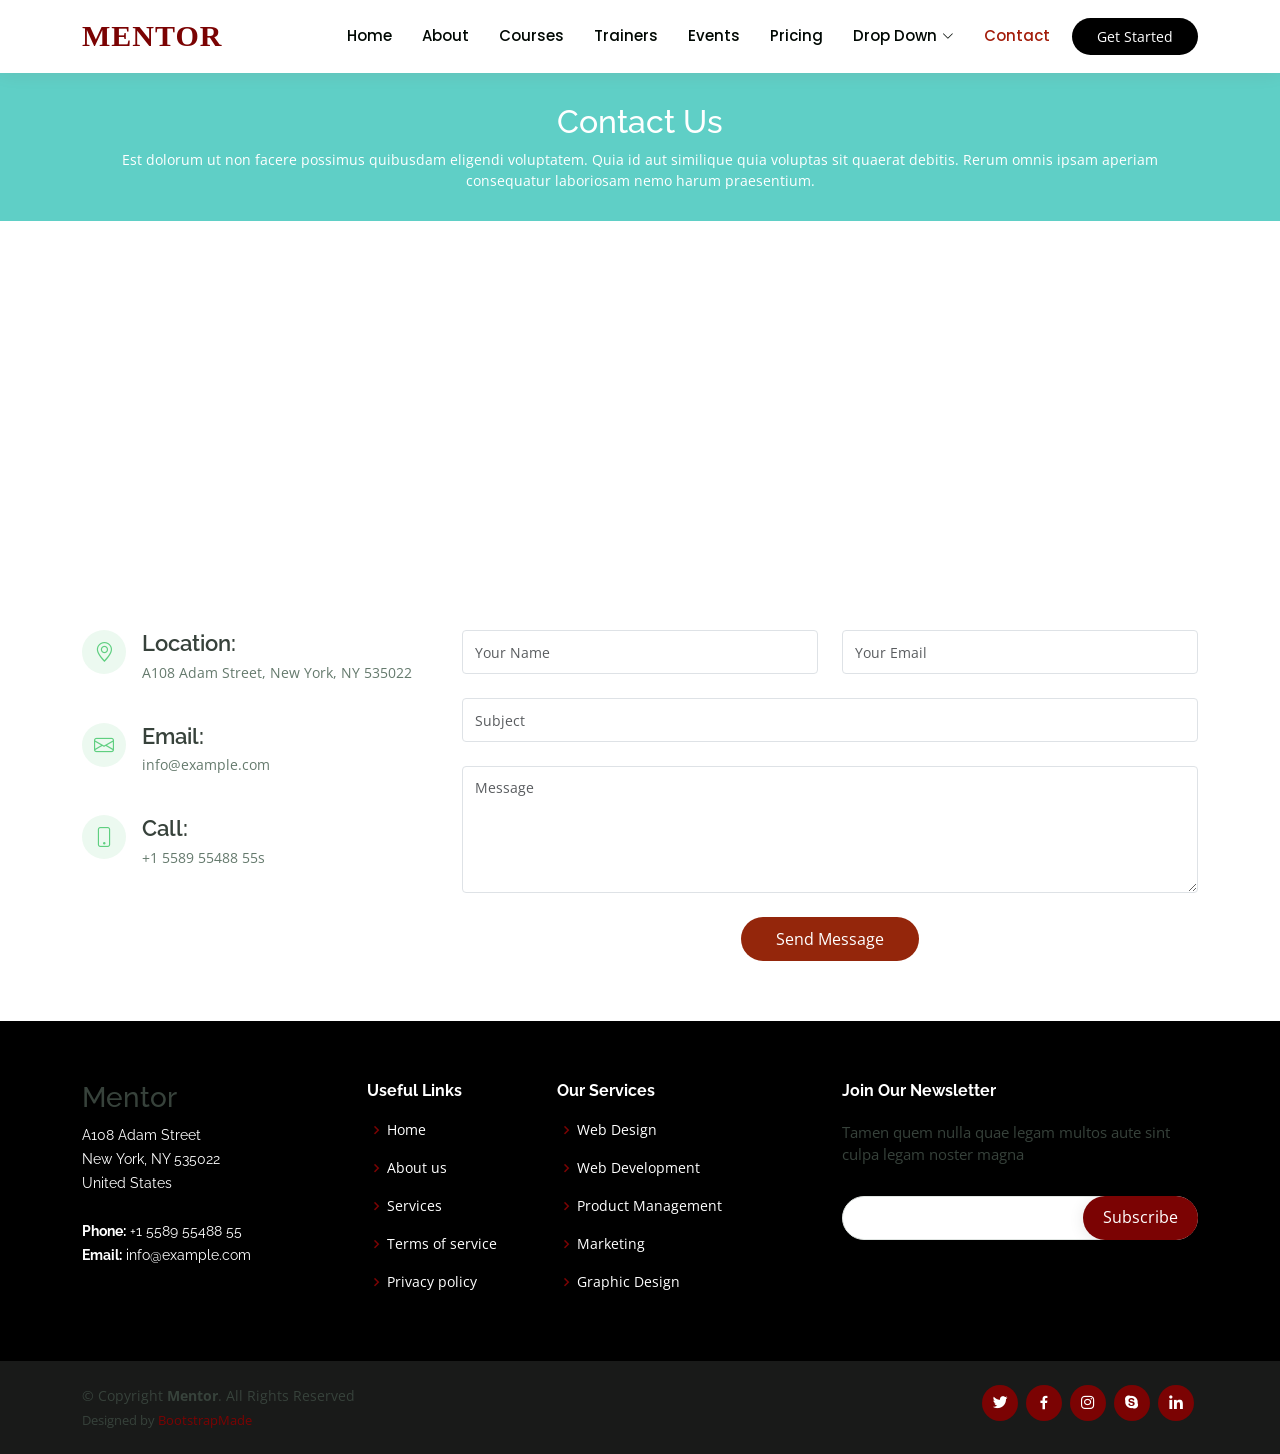
<file: contact.html>
<!DOCTYPE html>
<html lang="en">

<head>
  <meta charset="utf-8">
  <meta content="width=device-width, initial-scale=1.0" name="viewport">

  <title>Contact - Mentor Bootstrap Template</title>
  <meta content="" name="description">
  <meta content="" name="keywords">

  <!-- Favicons -->
  <link href="assets/img/favicon.png" rel="icon">
  <link href="assets/img/apple-touch-icon.png" rel="apple-touch-icon">

  <!-- Google Fonts -->
  <link href="https://fonts.googleapis.com/css?family=Open+Sans:300,300i,400,400i,600,600i,700,700i|Raleway:300,300i,400,400i,500,500i,600,600i,700,700i|Poppins:300,300i,400,400i,500,500i,600,600i,700,700i" rel="stylesheet">

  <!-- Vendor CSS Files -->
  <link href="assets/vendor/animate.css/animate.min.css" rel="stylesheet">
  <link href="assets/vendor/aos/aos.css" rel="stylesheet">
  <link href="assets/vendor/bootstrap/css/bootstrap.min.css" rel="stylesheet">
  <link href="assets/vendor/bootstrap-icons/bootstrap-icons.css" rel="stylesheet">
  <link href="assets/vendor/boxicons/css/boxicons.min.css" rel="stylesheet">
  <link href="assets/vendor/remixicon/remixicon.css" rel="stylesheet">
  <link href="assets/vendor/swiper/swiper-bundle.min.css" rel="stylesheet">

  <!-- Template Main CSS File -->
  <link href="assets/css/style.css" rel="stylesheet">

  <!-- =======================================================
  * Template Name: Mentor
  * Updated: Jul 27 2023 with Bootstrap v5.3.1
  * Template URL: https://bootstrapmade.com/mentor-free-education-bootstrap-theme/
  * Author: BootstrapMade.com
  * License: https://bootstrapmade.com/license/
  ======================================================== -->
</head>

<body>

  <!-- ======= Header ======= -->
  <header id="header" class="fixed-top">
    <div class="container d-flex align-items-center">

      <h1 class="logo me-auto"><a href="index.html">Mentor</a></h1>
      <!-- Uncomment below if you prefer to use an image logo -->
      <!-- <a href="index.html" class="logo me-auto"><img src="assets/img/logo.png" alt="" class="img-fluid"></a>-->

      <nav id="navbar" class="navbar order-last order-lg-0">
        <ul>
          <li><a href="index.html">Home</a></li>
          <li><a href="about.html">About</a></li>
          <li><a href="courses.html">Courses</a></li>
          <li><a href="trainers.html">Trainers</a></li>
          <li><a href="events.html">Events</a></li>
          <li><a href="pricing.html">Pricing</a></li>

          <li class="dropdown"><a href="#"><span>Drop Down</span> <i class="bi bi-chevron-down"></i></a>
            <ul>
              <li><a href="#">Drop Down 1</a></li>
              <li class="dropdown"><a href="#"><span>Deep Drop Down</span> <i class="bi bi-chevron-right"></i></a>
                <ul>
                  <li><a href="#">Deep Drop Down 1</a></li>
                  <li><a href="#">Deep Drop Down 2</a></li>
                  <li><a href="#">Deep Drop Down 3</a></li>
                  <li><a href="#">Deep Drop Down 4</a></li>
                  <li><a href="#">Deep Drop Down 5</a></li>
                </ul>
              </li>
              <li><a href="#">Drop Down 2</a></li>
              <li><a href="#">Drop Down 3</a></li>
              <li><a href="#">Drop Down 4</a></li>
            </ul>
          </li>
          <li><a class="active" href="contact.html">Contact</a></li>
        </ul>
        <i class="bi bi-list mobile-nav-toggle"></i>
      </nav><!-- .navbar -->

      <a href="courses.html" class="get-started-btn">Get Started</a>

    </div>
  </header><!-- End Header -->

  <main id="main">

    <!-- ======= Breadcrumbs ======= -->
    <div class="breadcrumbs" data-aos="fade-in">
      <div class="container">
        <h2>Contact Us</h2>
        <p>Est dolorum ut non facere possimus quibusdam eligendi voluptatem. Quia id aut similique quia voluptas sit quaerat debitis. Rerum omnis ipsam aperiam consequatur laboriosam nemo harum praesentium. </p>
      </div>
    </div><!-- End Breadcrumbs -->

    <!-- ======= Contact Section ======= -->
    <section id="contact" class="contact">
      <div data-aos="fade-up">
        <iframe style="border:0; width: 100%; height: 350px;" src="https://www.google.com/maps/embed?pb=!1m14!1m8!1m3!1d12097.433213460943!2d-74.0062269!3d40.7101282!3m2!1i1024!2i768!4f13.1!3m3!1m2!1s0x0%3A0xb89d1fe6bc499443!2sDowntown+Conference+Center!5e0!3m2!1smk!2sbg!4v1539943755621" frameborder="0" allowfullscreen></iframe>
      </div>

      <div class="container" data-aos="fade-up">

        <div class="row mt-5">

          <div class="col-lg-4">
            <div class="info">
              <div class="address">
                <i class="bi bi-geo-alt"></i>
                <h4>Location:</h4>
                <p>A108 Adam Street, New York, NY 535022</p>
              </div>

              <div class="email">
                <i class="bi bi-envelope"></i>
                <h4>Email:</h4>
                <p>info@example.com</p>
              </div>

              <div class="phone">
                <i class="bi bi-phone"></i>
                <h4>Call:</h4>
                <p>+1 5589 55488 55s</p>
              </div>

            </div>

          </div>

          <div class="col-lg-8 mt-5 mt-lg-0">

            <form action="forms/contact.php" method="post" role="form" class="php-email-form">
              <div class="row">
                <div class="col-md-6 form-group">
                  <input type="text" name="name" class="form-control" id="name" placeholder="Your Name" required>
                </div>
                <div class="col-md-6 form-group mt-3 mt-md-0">
                  <input type="email" class="form-control" name="email" id="email" placeholder="Your Email" required>
                </div>
              </div>
              <div class="form-group mt-3">
                <input type="text" class="form-control" name="subject" id="subject" placeholder="Subject" required>
              </div>
              <div class="form-group mt-3">
                <textarea class="form-control" name="message" rows="5" placeholder="Message" required></textarea>
              </div>
              <div class="my-3">
                <div class="loading">Loading</div>
                <div class="error-message"></div>
                <div class="sent-message">Your message has been sent. Thank you!</div>
              </div>
              <div class="text-center"><button type="submit">Send Message</button></div>
            </form>

          </div>

        </div>

      </div>
    </section><!-- End Contact Section -->

  </main><!-- End #main -->

  <!-- ======= Footer ======= -->
  <footer id="footer">

    <div class="footer-top">
      <div class="container">
        <div class="row">

          <div class="col-lg-3 col-md-6 footer-contact">
            <h3>Mentor</h3>
            <p>
              A108 Adam Street <br>
              New York, NY 535022<br>
              United States <br><br>
              <strong>Phone:</strong> +1 5589 55488 55<br>
              <strong>Email:</strong> info@example.com<br>
            </p>
          </div>

          <div class="col-lg-2 col-md-6 footer-links">
            <h4>Useful Links</h4>
            <ul>
              <li><i class="bx bx-chevron-right"></i> <a href="#">Home</a></li>
              <li><i class="bx bx-chevron-right"></i> <a href="#">About us</a></li>
              <li><i class="bx bx-chevron-right"></i> <a href="#">Services</a></li>
              <li><i class="bx bx-chevron-right"></i> <a href="#">Terms of service</a></li>
              <li><i class="bx bx-chevron-right"></i> <a href="#">Privacy policy</a></li>
            </ul>
          </div>

          <div class="col-lg-3 col-md-6 footer-links">
            <h4>Our Services</h4>
            <ul>
              <li><i class="bx bx-chevron-right"></i> <a href="#">Web Design</a></li>
              <li><i class="bx bx-chevron-right"></i> <a href="#">Web Development</a></li>
              <li><i class="bx bx-chevron-right"></i> <a href="#">Product Management</a></li>
              <li><i class="bx bx-chevron-right"></i> <a href="#">Marketing</a></li>
              <li><i class="bx bx-chevron-right"></i> <a href="#">Graphic Design</a></li>
            </ul>
          </div>

          <div class="col-lg-4 col-md-6 footer-newsletter">
            <h4>Join Our Newsletter</h4>
            <p>Tamen quem nulla quae legam multos aute sint culpa legam noster magna</p>
            <form action="" method="post">
              <input type="email" name="email"><input type="submit" value="Subscribe">
            </form>
          </div>

        </div>
      </div>
    </div>

    <div class="container d-md-flex py-4">

      <div class="me-md-auto text-center text-md-start">
        <div class="copyright">
          &copy; Copyright <strong><span>Mentor</span></strong>. All Rights Reserved
        </div>
        <div class="credits">
          <!-- All the links in the footer should remain intact. -->
          <!-- You can delete the links only if you purchased the pro version. -->
          <!-- Licensing information: https://bootstrapmade.com/license/ -->
          <!-- Purchase the pro version with working PHP/AJAX contact form: https://bootstrapmade.com/mentor-free-education-bootstrap-theme/ -->
          Designed by <a href="https://bootstrapmade.com/">BootstrapMade</a>
        </div>
      </div>
      <div class="social-links text-center text-md-right pt-3 pt-md-0">
        <a href="#" class="twitter"><i class="bx bxl-twitter"></i></a>
        <a href="#" class="facebook"><i class="bx bxl-facebook"></i></a>
        <a href="#" class="instagram"><i class="bx bxl-instagram"></i></a>
        <a href="#" class="google-plus"><i class="bx bxl-skype"></i></a>
        <a href="#" class="linkedin"><i class="bx bxl-linkedin"></i></a>
      </div>
    </div>
  </footer><!-- End Footer -->

  <div id="preloader"></div>
  <a href="#" class="back-to-top d-flex align-items-center justify-content-center"><i class="bi bi-arrow-up-short"></i></a>

  <!-- Vendor JS Files -->
  <script src="assets/vendor/purecounter/purecounter_vanilla.js"></script>
  <script src="assets/vendor/aos/aos.js"></script>
  <script src="assets/vendor/bootstrap/js/bootstrap.bundle.min.js"></script>
  <script src="assets/vendor/swiper/swiper-bundle.min.js"></script>
  <script src="assets/vendor/php-email-form/validate.js"></script>

  <!-- Template Main JS File -->
  <script src="assets/js/main.js"></script>

</body>

</html>
</file>
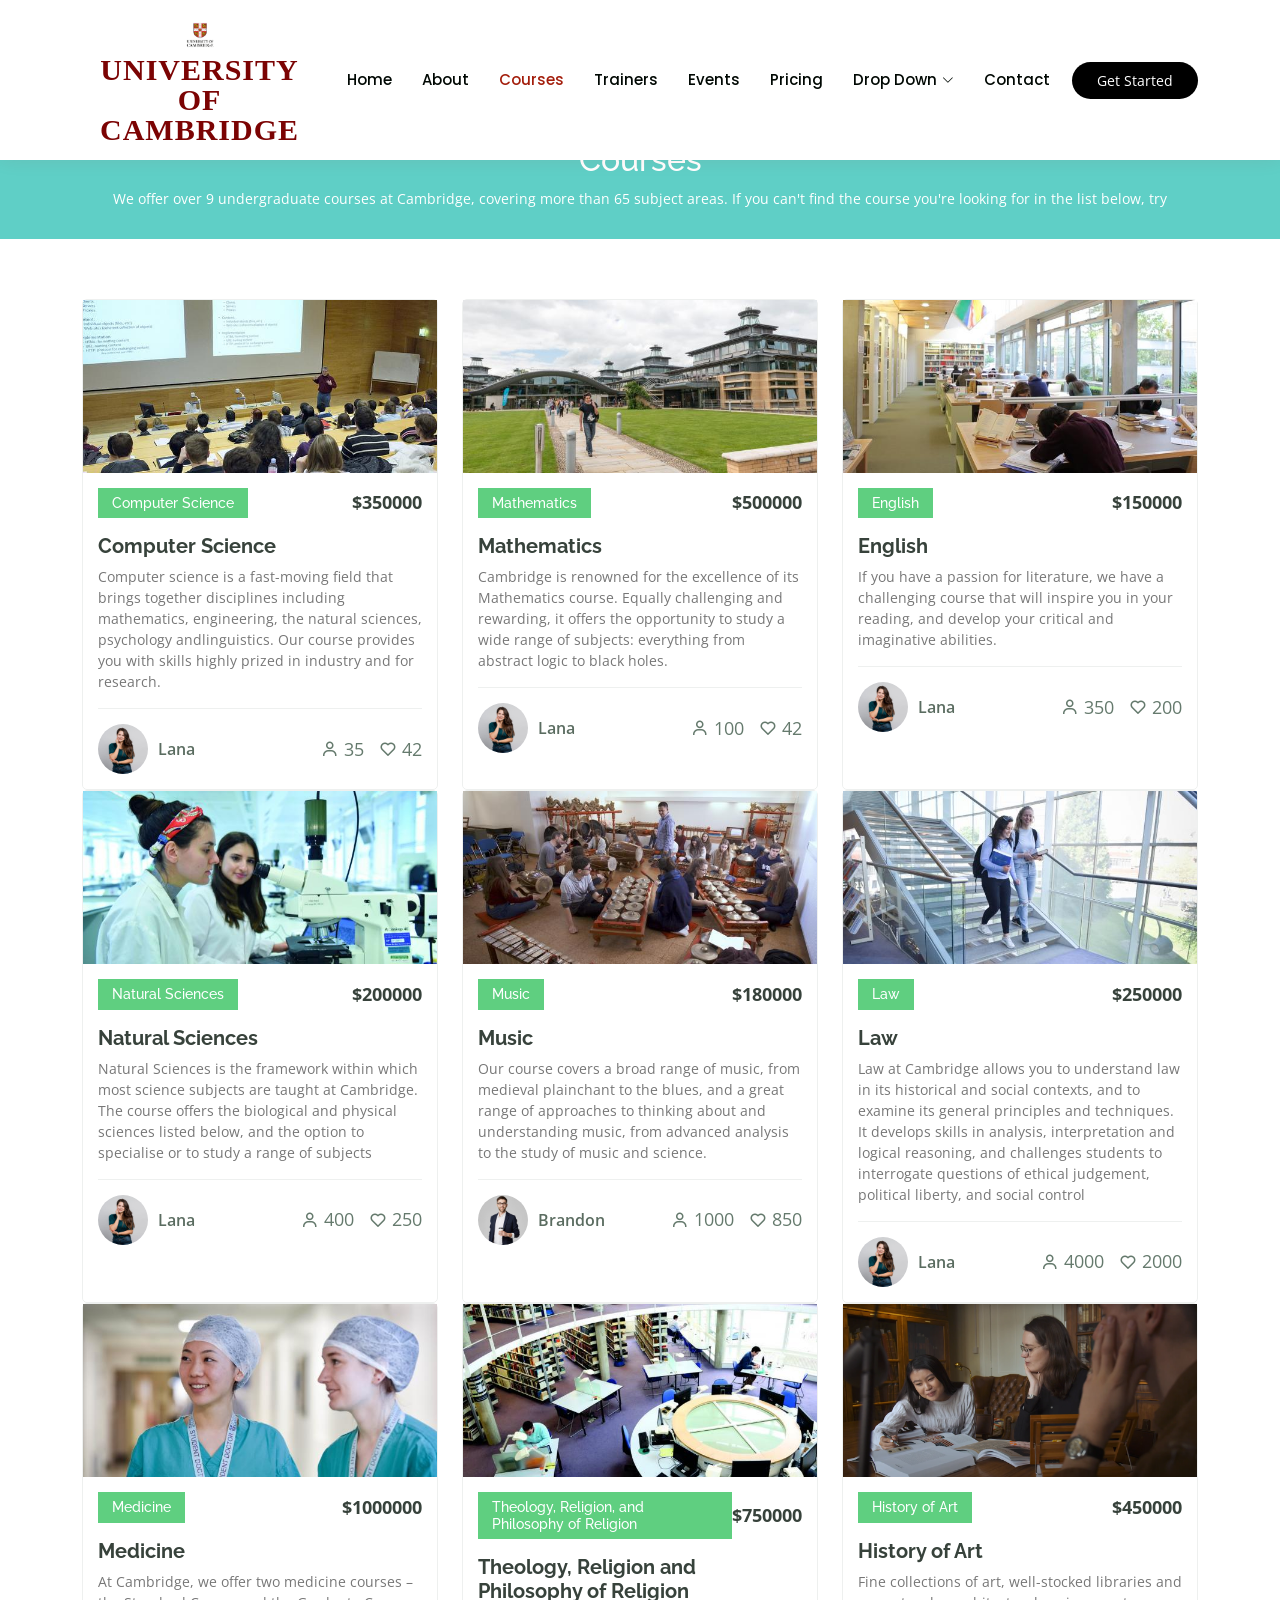
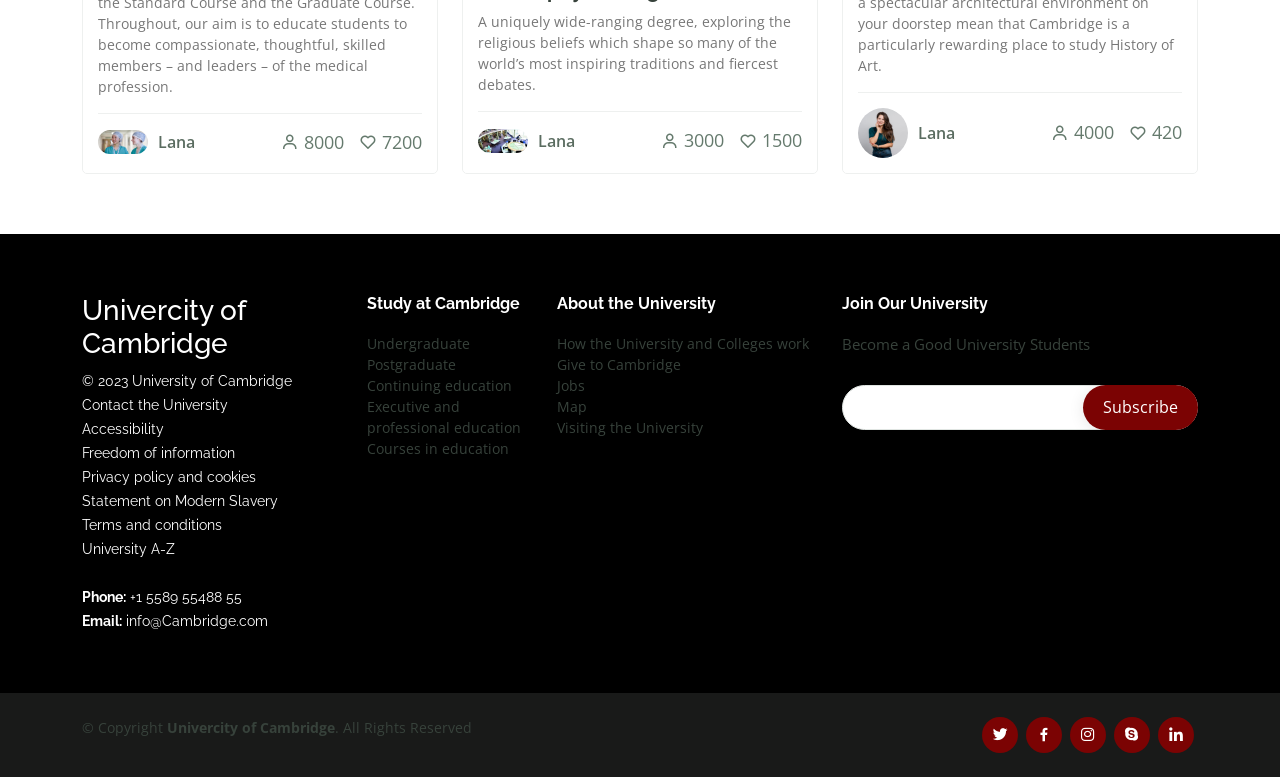
<file: courses.html>
<!DOCTYPE html>
<html lang="en">

<head>
  <meta charset="utf-8">
  <meta content="width=device-width, initial-scale=1.0" name="viewport">

  <title>Courses</title>
  <meta content="" name="description">
  <meta content="" name="keywords">

  <!-- Favicons -->
  <link href="assets/img/cambridge_logo.jpg" rel="icon">
  <link href="assets/img/cambridge_logo.jpg" rel="apple-touch-icon">

  <!-- Google Fonts -->
  <link href="https://fonts.googleapis.com/css?family=Open+Sans:300,300i,400,400i,600,600i,700,700i|Raleway:300,300i,400,400i,500,500i,600,600i,700,700i|Poppins:300,300i,400,400i,500,500i,600,600i,700,700i" rel="stylesheet">

  <!-- Vendor CSS Files -->
  <link href="assets/vendor/animate.css/animate.min.css" rel="stylesheet">
  <link href="assets/vendor/aos/aos.css" rel="stylesheet">
  <link href="assets/vendor/bootstrap/css/bootstrap.min.css" rel="stylesheet">
  <link href="assets/vendor/bootstrap-icons/bootstrap-icons.css" rel="stylesheet">
  <link href="assets/vendor/boxicons/css/boxicons.min.css" rel="stylesheet">
  <link href="assets/vendor/remixicon/remixicon.css" rel="stylesheet">
  <link href="assets/vendor/swiper/swiper-bundle.min.css" rel="stylesheet">

  <!-- Template Main CSS File -->
  <link href="assets/css/style.css" rel="stylesheet">

  <!-- =======================================================
  * Template Name: Mentor
  * Updated: Jul 27 2023 with Bootstrap v5.3.1
  * Template URL: https://bootstrapmade.com/mentor-free-education-bootstrap-theme/
  * Author: BootstrapMade.com
  * License: https://bootstrapmade.com/license/
  ======================================================== -->
</head>

<body>

  <!-- ======= Header ======= -->
  <header id="header" class="fixed-top">
    <div class="container d-flex align-items-center">

      <h1 class="logo me-auto"><a href="index.html"><center><img src="assets/img/cambridge_logo.jpg" style="height:400px; width: ;: 400px;"><br>UNIVERSITY OF <br>
        CAMBRIDGE</a></center></h1>
      <!-- Uncomment below if you prefer to use an image logo -->
      <!-- <a href="index.html" class="logo me-auto"><img src="assets/img/logo.png" alt="" class="img-fluid"></a>-->

      <nav id="navbar" class="navbar order-last order-lg-0">
        <ul>
          <li><a href="index.html">Home</a></li>
          <li><a href="about.html">About</a></li>
          <li><a class="active" href="courses.html">Courses</a></li>
          <li><a href="trainers.html">Trainers</a></li>
          <li><a href="events.html">Events</a></li>
          <li><a href="pricing.html">Pricing</a></li>

          <li class="dropdown"><a href="#"><span>Drop Down</span> <i class="bi bi-chevron-down"></i></a>
            <ul>
              <li><a href="#">Drop Down 1</a></li>
              <li class="dropdown"><a href="#"><span>Deep Drop Down</span> <i class="bi bi-chevron-right"></i></a>
                <ul>
                  <li><a href="#">Deep Drop Down 1</a></li>
                  <li><a href="#">Deep Drop Down 2</a></li>
                  <li><a href="#">Deep Drop Down 3</a></li>
                  <li><a href="#">Deep Drop Down 4</a></li>
                  <li><a href="#">Deep Drop Down 5</a></li>
                </ul>
              </li>
              <li><a href="#">Drop Down 2</a></li>
              <li><a href="#">Drop Down 3</a></li>
              <li><a href="#">Drop Down 4</a></li>
            </ul>
          </li>
          <li><a href="contact.html">Contact</a></li>
        </ul>
        <i class="bi bi-list mobile-nav-toggle"></i>
      </nav><!-- .navbar -->

      <a href="courses.html" class="get-started-btn">Get Started</a>

    </div>
  </header><!-- End Header -->

  <main id="main" data-aos="fade-in">

    <!-- ======= Breadcrumbs ======= -->
    <div class="breadcrumbs">
      <div class="container">
        <h2><br>Courses</h2>
        <p>We offer over 9 undergraduate courses at Cambridge, covering more than 65 
          subject areas. If you can't find the course you're looking for in the list below, try</div>
    </div><!-- End Breadcrumbs -->

    <!-- ======= Courses Section ======= -->
    <section id="courses" class="courses">
      <div class="container" data-aos="fade-up">

        <div class="row" data-aos="zoom-in" data-aos-delay="100">

          <div class="col-lg-4 col-md-6 d-flex align-items-stretch mt-4 mt-md-0">
            <div class="course-item">
              <img src="assets\img\course\Computer-Science.jpg" class="img-fluid" alt="...">
              <div class="course-content">
                <div class="d-flex justify-content-between align-items-center mb-3">
                  <h4>Computer Science</h4>
                  <p class="price">$350000</p>
                </div>

                <h3><a href="Computer-Science.html">Computer Science</a></h3>
                <p>Computer science is a fast-moving field that brings together disciplines including mathematics, engineering, 
                  the natural sciences, psychology andlinguistics. Our course provides you with skills highly prized in industry and for research.</p>
                <div class="trainer d-flex justify-content-between align-items-center">
                  <div class="trainer-profile d-flex align-items-center">
                    <img src="assets/img/trainers/trainer-2.jpg" class="img-fluid" alt="">
                    <span>Lana</span>
                  </div>
                  <div class="trainer-rank d-flex align-items-center">
                    <i class="bx bx-user"></i>&nbsp;35
                    &nbsp;&nbsp;
                    <i class="bx bx-heart"></i>&nbsp;42
                  </div>
                </div>
              </div>
            </div>
          </div> <!-- End Course Item-->

          <div class="col-lg-4 col-md-6 d-flex align-items-stretch mt-4 mt-md-0">
            <div class="course-item">
              <img src="assets\img\course\Mathematics.jpg" class="img-fluid" alt="...">
              <div class="course-content">
                <div class="d-flex justify-content-between align-items-center mb-3">
                  <h4>Mathematics</h4>
                  <p class="price">$500000</p>
                </div>

                <h3><a href="Mathematics.html">Mathematics</a></h3>
                <p>Cambridge is renowned for the excellence of its Mathematics course. Equally challenging and rewarding, it offers the opportunity to study a wide range of subjects: everything from abstract logic to black holes.</p>
                <div class="trainer d-flex justify-content-between align-items-center">
                  <div class="trainer-profile d-flex align-items-center">
                    <img src="assets/img/trainers/trainer-2.jpg" class="img-fluid" alt="">
                    <span>Lana</span>
                  </div>
                  <div class="trainer-rank d-flex align-items-center">
                    <i class="bx bx-user"></i>&nbsp;100
                    &nbsp;&nbsp;
                    <i class="bx bx-heart"></i>&nbsp;42
                  </div>
                </div>
              </div>
            </div>
          </div> <!-- End Course Item-->

          <div class="col-lg-4 col-md-6 d-flex align-items-stretch mt-4 mt-md-0">
            <div class="course-item">
              <img src="assets\img\course\English.jpg" class="img-fluid" alt="...">
              <div class="course-content">
                <div class="d-flex justify-content-between align-items-center mb-3">
                  <h4>English</h4>
                  <p class="price">$150000</p>
                </div>

                <h3><a href="English.html">English</a></h3>
                <p>If you have a passion for literature, we have a challenging course that will inspire you in your reading, and develop your critical and imaginative abilities.</p>
                <div class="trainer d-flex justify-content-between align-items-center">
                  <div class="trainer-profile d-flex align-items-center">
                    <img src="assets/img/trainers/trainer-2.jpg" class="img-fluid" alt="">
                    <span>Lana</span>
                  </div>
                  <div class="trainer-rank d-flex align-items-center">
                    <i class="bx bx-user"></i>&nbsp;350
                    &nbsp;&nbsp;
                    <i class="bx bx-heart"></i>&nbsp;200
                  </div>
                </div>
              </div>
            </div>
          </div> <!-- End Course Item-->

          <div class="col-lg-4 col-md-6 d-flex align-items-stretch mt-4 mt-md-0">
            <div class="course-item">
              <img src="assets\img\course\Natural-Sciences.jpg" class="img-fluid" alt="...">
              <div class="course-content">
                <div class="d-flex justify-content-between align-items-center mb-3">
                  <h4>Natural Sciences</h4>
                  <p class="price">$200000</p>
                </div>

                <h3><a href="Natural-Sciences.html">Natural Sciences</a></h3>
                <p>Natural Sciences is the framework within which most science subjects are taught at Cambridge. The course offers the biological and physical sciences listed below, and the option to specialise or to study a range of subjects</p>
                <div class="trainer d-flex justify-content-between align-items-center">
                  <div class="trainer-profile d-flex align-items-center">
                    <img src="assets/img/trainers/trainer-2.jpg" class="img-fluid" alt="">
                    <span>Lana</span>
                  </div>
                  <div class="trainer-rank d-flex align-items-center">
                    <i class="bx bx-user"></i>&nbsp;400
                    &nbsp;&nbsp;
                    <i class="bx bx-heart"></i>&nbsp;250
                  </div>
                </div>
              </div>
            </div>
          </div> <!-- End Course Item-->

          <div class="col-lg-4 col-md-6 d-flex align-items-stretch mt-4 mt-lg-0">
            <div class="course-item">
              <img src="assets\img\course\Music.jpg" class="img-fluid" alt="...">
              <div class="course-content">
                <div class="d-flex justify-content-between align-items-center mb-3">
                  <h4>Music</h4>
                  <p class="price">$180000</p>
                </div>

                <h3><a href="Music.html">Music</a></h3>
                <p>Our course covers a broad range of music, from medieval plainchant to the blues, and a great range of approaches to thinking about and understanding music, from advanced analysis to the study of music and science.​</p>
                <div class="trainer d-flex justify-content-between align-items-center">
                  <div class="trainer-profile d-flex align-items-center">
                    <img src="assets/img/trainers/trainer-3.jpg" class="img-fluid" alt="">
                    <span>Brandon</span>
                  </div>
                  <div class="trainer-rank d-flex align-items-center">
                    <i class="bx bx-user"></i>&nbsp;1000
                    &nbsp;&nbsp;
                    <i class="bx bx-heart"></i>&nbsp;850
                  </div>
                </div>
              </div>
            </div>
          </div> <!-- End Course Item-->

          <div class="col-lg-4 col-md-6 d-flex align-items-stretch mt-4 mt-md-0">
            <div class="course-item">
              <img src="assets\img\course\Law.jpg" class="img-fluid" alt="...">
              <div class="course-content">
                <div class="d-flex justify-content-between align-items-center mb-3">
                  <h4>Law</h4>
                  <p class="price">$250000</p>
                </div>

                <h3><a href="Law.html">Law</a></h3>
                <p>Law at Cambridge allows you to understand law in its historical and social contexts, and to examine its general principles and techniques. It develops skills in analysis, interpretation and logical reasoning, and challenges students to interrogate questions of ethical judgement, political liberty, and social control</p>
                <div class="trainer d-flex justify-content-between align-items-center">
                  <div class="trainer-profile d-flex align-items-center">
                    <img src="assets/img/trainers/trainer-2.jpg" class="img-fluid" alt="">
                    <span>Lana</span>
                  </div>
                  <div class="trainer-rank d-flex align-items-center">
                    <i class="bx bx-user"></i>&nbsp;4000
                    &nbsp;&nbsp;
                    <i class="bx bx-heart"></i>&nbsp;2000
                  </div>
                </div>
              </div>
            </div>
          </div> <!-- End Course Item-->

          <div class="col-lg-4 col-md-6 d-flex align-items-stretch mt-4 mt-md-0">
            <div class="course-item">
              <img src="assets\img\course\Medicine.jpg" class="img-fluid" alt="...">
              <div class="course-content">
                <div class="d-flex justify-content-between align-items-center mb-3">
                  <h4>Medicine</h4>
                  <p class="price">$1000000</p>
                </div>

                <h3><a href="Medicine.html">Medicine</a></h3>
                <p>At Cambridge, we offer two medicine courses – the Standard Course and the Graduate Course. Throughout, our aim is to educate students to become compassionate, thoughtful, skilled members – and leaders – of the medical profession.</p>
                <div class="trainer d-flex justify-content-between align-items-center">
                  <div class="trainer-profile d-flex align-items-center">
                    <img src="assets\img\course\Medicine.jpg" class="img-fluid" alt="">
                    <span>Lana</span>
                  </div>
                  <div class="trainer-rank d-flex align-items-center">
                    <i class="bx bx-user"></i>&nbsp;8000
                    &nbsp;&nbsp;
                    <i class="bx bx-heart"></i>&nbsp;7200
                  </div>
                </div>
              </div>
            </div>
          </div> <!-- End Course Item-->

          <div class="col-lg-4 col-md-6 d-flex align-items-stretch mt-4 mt-md-0">
            <div class="course-item">
              <img src="assets\img\course\Theology.jpg" class="img-fluid" alt="...">
              <div class="course-content">
                <div class="d-flex justify-content-between align-items-center mb-3">
                  <h4>Theology, Religion, and Philosophy of Religion</h4>
                  <p class="price">$750000</p>
                </div>

                <h3><a href="Theology.html">Theology, Religion and Philosophy of Religion</a></h3>
                <p>A uniquely wide-ranging degree, exploring the religious beliefs which shape so many of the world’s most inspiring traditions and fiercest debates.</p>
                <div class="trainer d-flex justify-content-between align-items-center">
                  <div class="trainer-profile d-flex align-items-center">
                    <img src="assets\img\course\Theology.jpg" class="img-fluid" alt="">
                    <span>Lana</span>
                  </div>
                  <div class="trainer-rank d-flex align-items-center">
                    <i class="bx bx-user"></i>&nbsp;3000
                    &nbsp;&nbsp;
                    <i class="bx bx-heart"></i>&nbsp;1500
                  </div>
                </div>
              </div>
            </div>
          </div> <!-- End Course Item-->

          <div class="col-lg-4 col-md-6 d-flex align-items-stretch mt-4 mt-md-0">
            <div class="course-item">
              <img src="assets\img\course\Art.png" class="img-fluid" alt="...">
              <div class="course-content">
                <div class="d-flex justify-content-between align-items-center mb-3">
                  <h4>History of Art</h4>
                  <p class="price">$450000</p>
                </div>

                <h3><a href="Art.html">History of Art</a></h3>
                <p>Fine collections of art, well-stocked libraries and a spectacular architectural environment on your doorstep mean that Cambridge is a particularly rewarding place to study History of Art.</p>
                <div class="trainer d-flex justify-content-between align-items-center">
                  <div class="trainer-profile d-flex align-items-center">
                    <img src="assets/img/trainers/trainer-2.jpg" class="img-fluid" alt="">
                    <span>Lana</span>
                  </div>
                  <div class="trainer-rank d-flex align-items-center">
                    <i class="bx bx-user"></i>&nbsp;4000
                    &nbsp;&nbsp;
                    <i class="bx bx-heart"></i>&nbsp;420
                  </div>
                </div>
              </div>
            </div>
          </div> <!-- End Course Item-->

        </div>

      </div>
    </section><!-- End Courses Section -->

  </main><!-- End #main -->

   <!-- ======= Footer ======= -->
   <footer id="footer">

    <div class="footer-top" style="background-color: rgb(0, 0, 0);">
      <div class="container">
        <div class="row">

          <div class="col-lg-3 col-md-6 footer-contact" style="color: white;">
            <h3>Univercity of Cambridge</h3>
            <p>
              © 2023 University of Cambridge <br>
              Contact the University <br>
              Accessibility <br>
              Freedom of information <br>
              Privacy policy and cookies <br>
              Statement on Modern Slavery <br>
              Terms and conditions <br>
              University A-Z <br> <br>
              <strong>Phone:</strong> +1 5589 55488 55<br>
              <strong>Email:</strong> info@Cambridge.com<br>
            </p>
          </div>

          <div class="col-lg-2 col-md-6 footer-links">
            <h4>Study at Cambridge</h4>
            <p>
              Undergraduate <br>
              Postgraduate <br> 
              Continuing education <br> 
              Executive and professional education <br>
              Courses in education <br>
            </p>
          </div>

          <div class="col-lg-3 col-md-6 footer-links">
            <h4>About the University</h4>
            <p>
              How the University and Colleges work <br>
              Give to Cambridge <br>
              Jobs <br>
              Map <br>
              Visiting the University <br>
            </p>
          </div>

          <div class="col-lg-4 col-md-6 footer-newsletter">
            <h4>Join Our University</h4>
            <p>Become a Good University Students</p>
            <form action="" method="post">
              <input type="email" name="email"><input type="submit" value="Subscribe">
            </form>
          </div>

        </div>
      </div>
    </div>

    <div class="container d-md-flex py-4">

      <div class="me-md-auto text-center text-md-start">
        <div class="copyright">
          &copy; Copyright <strong><span>Univercity of Cambridge</span></strong>. All Rights Reserved
        </div>
        <div class="credits">
          <!-- All the links in the footer should remain intact. -->
          <!-- You can delete the links only if you purchased the pro version. -->
          <!-- Licensing information: https://bootstrapmade.com/license/ -->
          <!-- Purchase the pro version with working PHP/AJAX contact form: https://bootstrapmade.com/mentor-free-education-bootstrap-theme/ -->
        </div>
      </div>
      <div class="social-links text-center text-md-right pt-3 pt-md-0">
        <a href="#" class="twitter"><i class="bx bxl-twitter"></i></a>
        <a href="#" class="facebook"><i class="bx bxl-facebook"></i></a>
        <a href="#" class="instagram"><i class="bx bxl-instagram"></i></a>
        <a href="#" class="google-plus"><i class="bx bxl-skype"></i></a>
        <a href="#" class="linkedin"><i class="bx bxl-linkedin"></i></a>
      </div>
    </div>
  </footer><!-- End Footer -->

  <div id="preloader"></div>
  <a href="#" class="back-to-top d-flex align-items-center justify-content-center"><i class="bi bi-arrow-up-short"></i></a>

  <!-- Vendor JS Files -->
  <script src="assets/vendor/purecounter/purecounter_vanilla.js"></script>
  <script src="assets/vendor/aos/aos.js"></script>
  <script src="assets/vendor/bootstrap/js/bootstrap.bundle.min.js"></script>
  <script src="assets/vendor/swiper/swiper-bundle.min.js"></script>
  <script src="assets/vendor/php-email-form/validate.js"></script>

  <!-- Template Main JS File -->
  <script src="assets/js/main.js"></script>

</body>

</html>
</file>
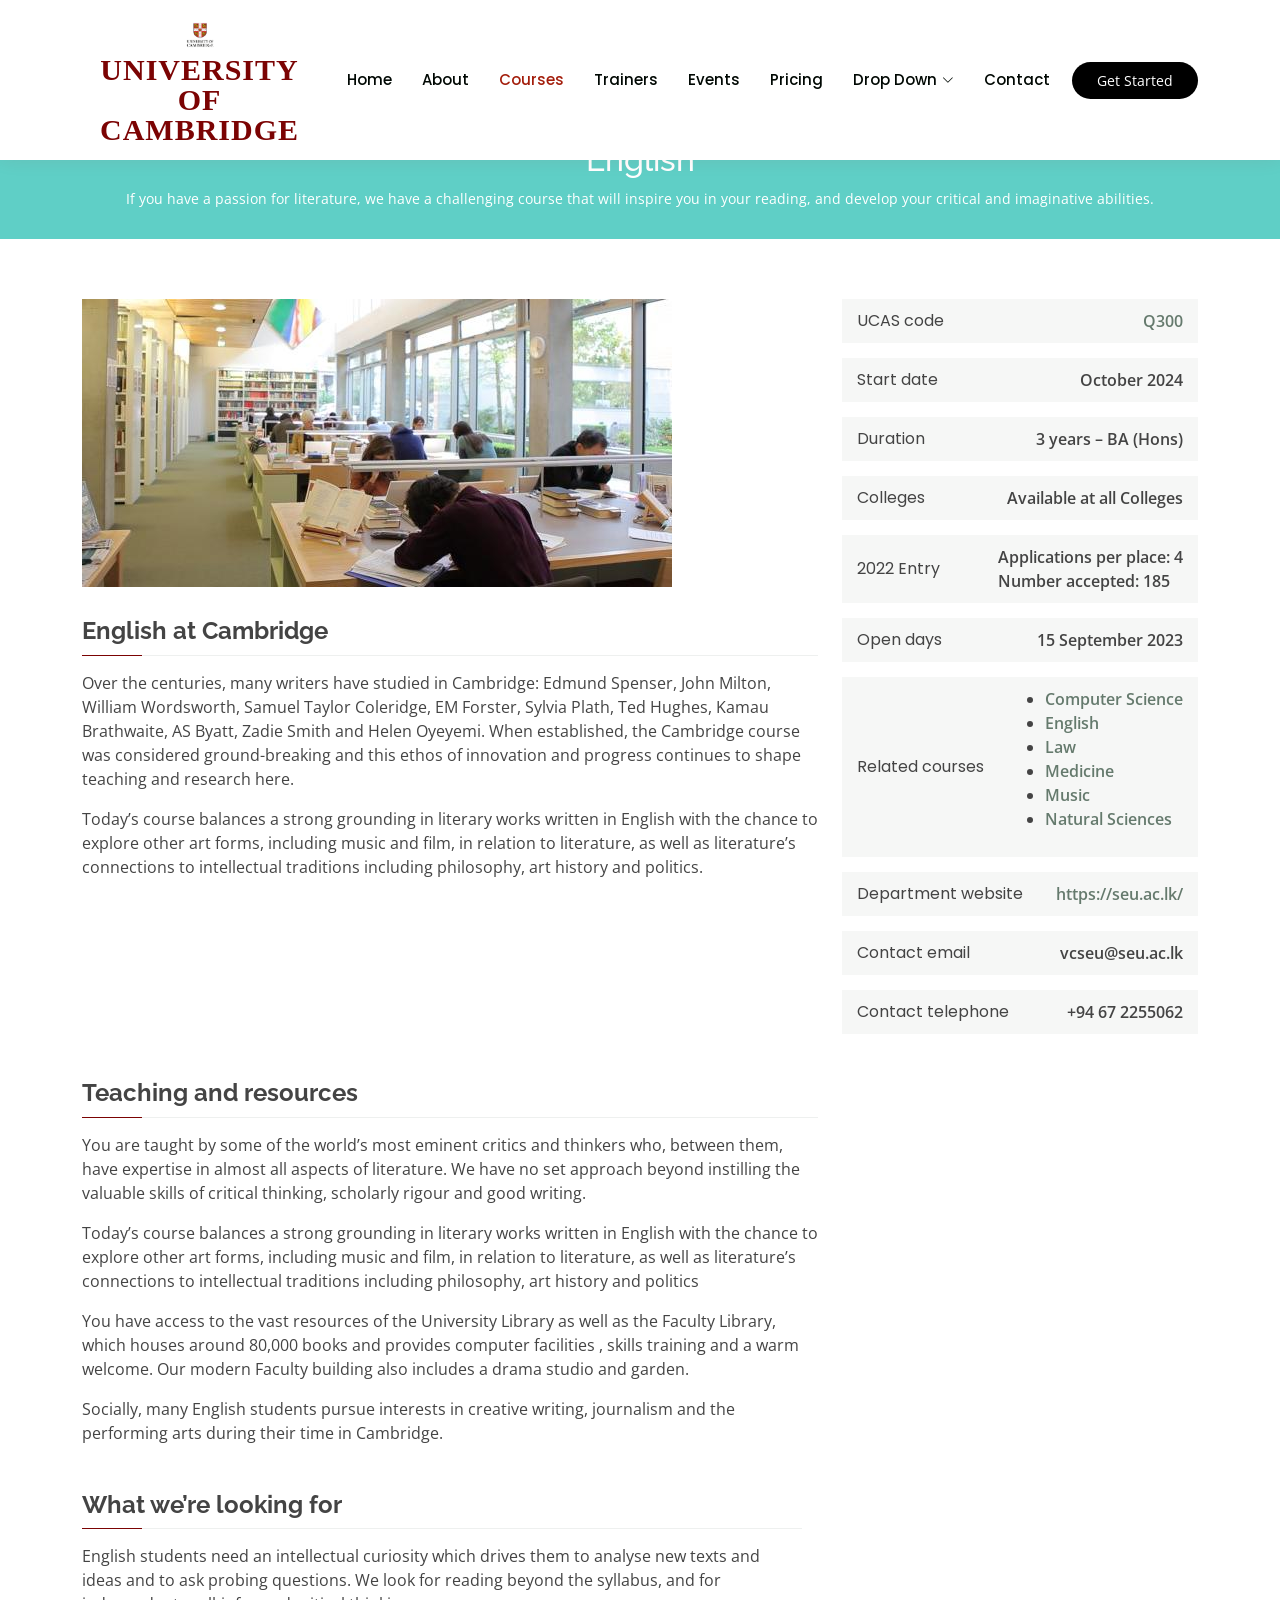
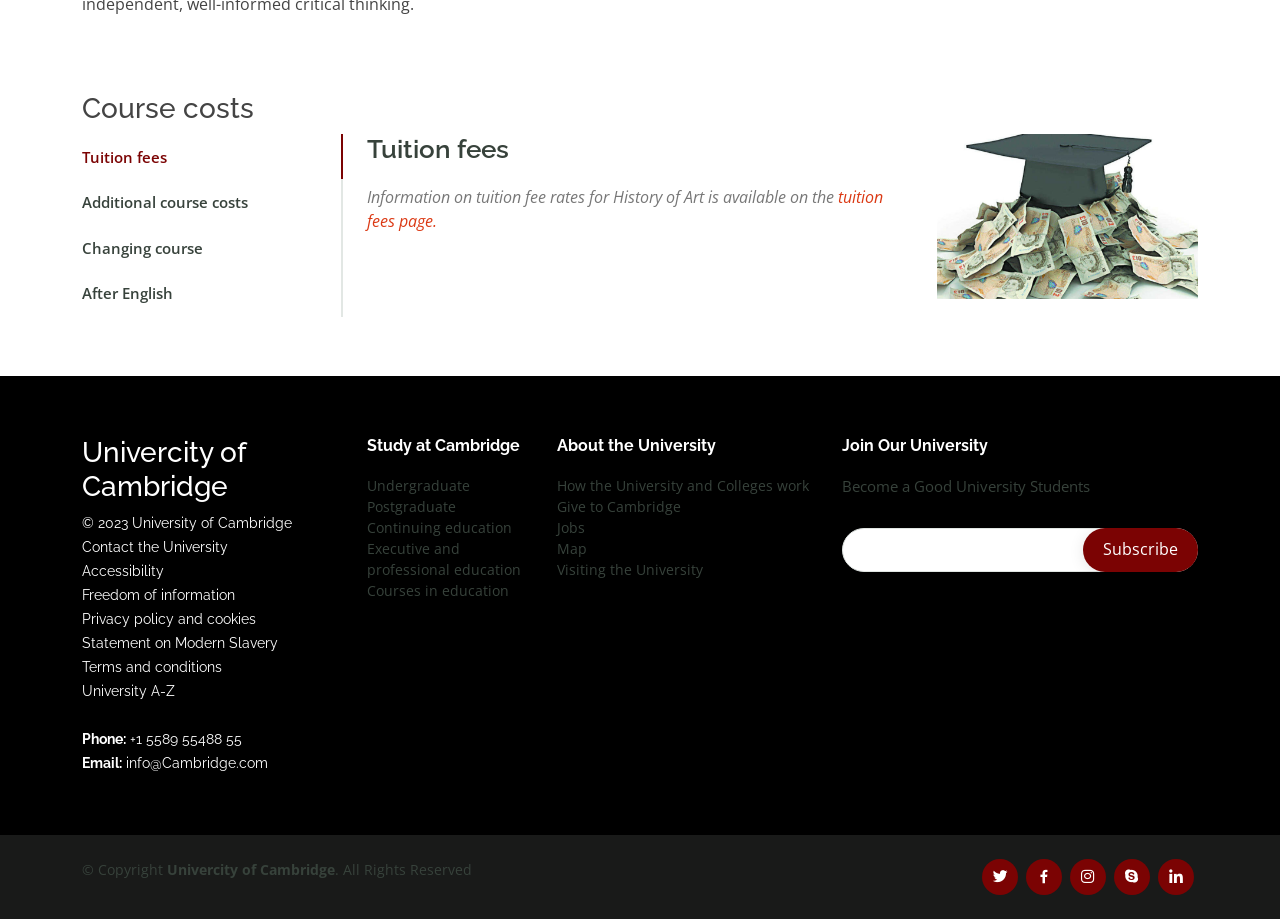
<file: English.html>
<!DOCTYPE html>
<html lang="en">

<head>
  <meta charset="utf-8">
  <meta content="width=device-width, initial-scale=1.0" name="viewport">

  <title>English</title>
  <meta content="" name="description">
  <meta content="" name="keywords">

  <!-- Favicons -->
  <link href="assets/img/cambridge_logo.jpg" rel="icon">
  <link href="assets/img/cambridge_logo.jpg" rel="apple-touch-icon">

  <!-- Google Fonts -->
  <link href="https://fonts.googleapis.com/css?family=Open+Sans:300,300i,400,400i,600,600i,700,700i|Raleway:300,300i,400,400i,500,500i,600,600i,700,700i|Poppins:300,300i,400,400i,500,500i,600,600i,700,700i" rel="stylesheet">

  <!-- Vendor CSS Files -->
  <link href="assets/vendor/animate.css/animate.min.css" rel="stylesheet">
  <link href="assets/vendor/aos/aos.css" rel="stylesheet">
  <link href="assets/vendor/bootstrap/css/bootstrap.min.css" rel="stylesheet">
  <link href="assets/vendor/bootstrap-icons/bootstrap-icons.css" rel="stylesheet">
  <link href="assets/vendor/boxicons/css/boxicons.min.css" rel="stylesheet">
  <link href="assets/vendor/remixicon/remixicon.css" rel="stylesheet">
  <link href="assets/vendor/swiper/swiper-bundle.min.css" rel="stylesheet">

  <!-- Template Main CSS File -->
  <link href="assets/css/style.css" rel="stylesheet">

  <!-- =======================================================
  * Template Name: Mentor
  * Updated: Jul 27 2023 with Bootstrap v5.3.1
  * Template URL: https://bootstrapmade.com/mentor-free-education-bootstrap-theme/
  * Author: BootstrapMade.com
  * License: https://bootstrapmade.com/license/
  ======================================================== -->
</head>

<body>

  <!-- ======= Header ======= -->
  <header id="header" class="fixed-top">
    <div class="container d-flex align-items-center">

      <h1 class="logo me-auto"><a href="index.html"><center><img src="assets/img/cambridge_logo.jpg" style="height:400px; width: ;: 400px;"><br>UNIVERSITY OF <br>
        CAMBRIDGE</a></center></h1>
      <!-- Uncomment below if you prefer to use an image logo -->
      <!-- <a href="index.html" class="logo me-auto"><img src="assets/img/logo.png" alt="" class="img-fluid"></a>-->

      <nav id="navbar" class="navbar order-last order-lg-0">
        <ul>
          <li><a href="index.html">Home</a></li>
          <li><a href="about.html">About</a></li>
          <li><a class="active" href="courses.html">Courses</a></li>
          <li><a href="trainers.html">Trainers</a></li>
          <li><a href="events.html">Events</a></li>
          <li><a href="pricing.html">Pricing</a></li>

          <li class="dropdown"><a href="#"><span>Drop Down</span> <i class="bi bi-chevron-down"></i></a>
            <ul>
              <li><a href="#">Drop Down 1</a></li>
              <li class="dropdown"><a href="#"><span>Deep Drop Down</span> <i class="bi bi-chevron-right"></i></a>
                <ul>
                  <li><a href="#">Deep Drop Down 1</a></li>
                  <li><a href="#">Deep Drop Down 2</a></li>
                  <li><a href="#">Deep Drop Down 3</a></li>
                  <li><a href="#">Deep Drop Down 4</a></li>
                  <li><a href="#">Deep Drop Down 5</a></li>
                </ul>
              </li>
              <li><a href="#">Drop Down 2</a></li>
              <li><a href="#">Drop Down 3</a></li>
              <li><a href="#">Drop Down 4</a></li>
            </ul>
          </li>
          <li><a href="contact.html">Contact</a></li>
        </ul>
        <i class="bi bi-list mobile-nav-toggle"></i>
      </nav><!-- .navbar -->

      <a href="courses.html" class="get-started-btn">Get Started</a>

    </div>
  </header><!-- End Header -->

  <main id="main">

    <!-- ======= Breadcrumbs ======= -->
    <div class="breadcrumbs" data-aos="fade-in">
      <div class="container">
        <h2><br>English</h2>
        <p>If you have a passion for literature, we have a challenging course that will inspire you in your reading, and develop your critical and imaginative abilities. </p>
      </div>
    </div><!-- End Breadcrumbs -->

    <!-- ======= Cource Details Section ======= -->
    <section id="course-details" class="course-details">
      <div class="container" data-aos="fade-up">

        <div class="row">
          <div class="col-lg-8">
            <img src="assets/img/course/English.jpg" class="img-fluid" alt="">
            <h3>English at Cambridge</h3>
            <p>
              Over the centuries, many writers have studied in Cambridge: Edmund Spenser, John Milton, William Wordsworth, 
              Samuel Taylor Coleridge, EM Forster, Sylvia Plath, Ted Hughes, Kamau Brathwaite, AS Byatt, Zadie Smith and Helen Oyeyemi. When established, 
              the Cambridge course was considered ground-breaking and this ethos of innovation and progress continues to shape teaching and research here.
            </p>
            <p>
              Today’s course balances a strong grounding in literary works written in English with the chance to explore other art forms, including music
               and film, in relation to literature, as well as literature’s connections to intellectual traditions including philosophy, art history and politics.


            </p>
          </div>
          <div class="col-lg-4">

            <div class="course-info d-flex justify-content-between align-items-center">
              <h5>UCAS code</h5>
              <p><a href="#">Q300</a></p>
            </div>

            <div class="course-info d-flex justify-content-between align-items-center">
              <h5>Start date </h5>
              <p>October 2024</p>
            </div>

            <div class="course-info d-flex justify-content-between align-items-center">
              <h5>Duration</h5>
              <p>3 years – BA (Hons)</p>
            </div>

            <div class="course-info d-flex justify-content-between align-items-center">
              <h5>Colleges</h5>
              <p>Available at all Colleges</p>
            </div>
            <div class="course-info d-flex justify-content-between align-items-center">
              <h5>2022 Entry</h5>
              <p>Applications per place: 4 <br>Number accepted: 185</p>
              
            </div>
            <div class="course-info d-flex justify-content-between align-items-center">
              <h5>Open days</h5>
              <p>15 September 2023</p>
            </div>
            <div class="course-info d-flex justify-content-between align-items-center">
              <h5>Related courses</h5>
              <ul>
                <li> <a href="Computer-Science.html"><p>Computer Science</p></a></li>
                <li><a href="English.html"><p>English</p></a></li>
                <li> <a href="Law.html"><p>Law</p></a></li>
                <li><a href="Medicine.html"><p>Medicine</p></a></li>
                <li><a href="Music.html"><p>Music</p></a></li>
                <li><a href="Natural-Sciences.html"><p>Natural Sciences</p></a></li>
              </ul>         
            </div>
            <div class="course-info d-flex justify-content-between align-items-center">
              <h5>Department website</h5>
              <p><a href="https://seu.ac.lk/">https://seu.ac.lk/</a></p>
            </div>
            <div class="course-info d-flex justify-content-between align-items-center">
              <h5>Contact email</h5>
              <p>vcseu@seu.ac.lk</p>
            </div>
            <div class="course-info d-flex justify-content-between align-items-center">
              <h5>Contact telephone</h5>
              <p>+94 67 2255062 </p>
            </div>

          </div>
        </div>
        
        <div class="row">
          <div class="col-lg-8">
            <h3>Teaching and resources</h3>
            <p>
              You are taught by some of the world’s most eminent critics and thinkers who, between them, have expertise in almost all aspects of literature. 
              We have no set approach beyond instilling the valuable skills of critical thinking, scholarly rigour and good writing.
            </p>
            <p>
              Today’s course balances a strong grounding in literary works written in English with the chance to explore other art forms, including music
               and film, in relation to literature, as well as literature’s connections to intellectual traditions including philosophy, art history and politics
            </p>
            <p>
              You have access to the vast resources of the University Library as well as the Faculty Library, which houses around 80,000 books and provides computer facilities
              , skills training and a warm welcome. Our modern Faculty building also includes a drama studio and garden.
            </p>
            <p>
              Socially, many English students pursue interests in creative writing, journalism and the performing arts during their time in Cambridge.
            </p>
          </div>

          <div class="row">
            <div class="col-lg-8">
              <h3>What we’re looking for</h3>
              <p>English students need an intellectual curiosity which drives them to analyse new texts and ideas and to ask probing questions.
                 We look for reading beyond the syllabus, and for independent, well-informed critical thinking.
              </p>
             
             
            </div>
      </div>
    </section><!-- End Cource Details Section -->
    
    <!-- ======= Cource Details Tabs Section ======= -->
    <section id="cource-details-tabs" class="cource-details-tabs">
      <div class="container" data-aos="fade-up">

        <div class="row">
          <h3>Course costs</h3>
          <div class="col-lg-3">
            <ul class="nav nav-tabs flex-column">
              <li class="nav-item">
                <a class="nav-link active show" data-bs-toggle="tab" href="#tab-1">Tuition fees</a>
              </li>
              <li class="nav-item">
                <a class="nav-link" data-bs-toggle="tab" href="#tab-2">Additional course costs</a>
              </li>
              <li class="nav-item">
                <a class="nav-link" data-bs-toggle="tab" href="#tab-3">Changing course</a>
              </li>
              <li class="nav-item">
                <a class="nav-link" data-bs-toggle="tab" href="#tab-4">After English</a>
              </li>
            </ul>
          </div>
          <div class="col-lg-9 mt-4 mt-lg-0">
            <div class="tab-content">

              <div class="tab-pane active show" id="tab-1">
                <div class="row">
                  <div class="col-lg-8 details order-2 order-lg-1">
                    <h3>Tuition fees</h3>
                    <p class="fst-italic">Information on tuition fee rates for History of Art is available on the <a href="https://www.undergraduate.study.cam.ac.uk/fees-and-finance/tuition-fees">tuition fees page.</a> </p>
                   
                  </div>
                  <div class="col-lg-4 text-center order-1 order-lg-2">
                    <img src="assets\img\course\Tuition_fees.jpg" alt="" class="img-fluid">
                  </div>
                </div>
              </div>

              <div class="tab-pane" id="tab-2">
                <div class="row">
                  <div class="col-lg-8 details order-2 order-lg-1">
                    <h3>Additional course costs</h3>
                    <p>
                      There are no compulsory additional course costs for English.
                    </p>
                    <p>
                      Prior to arrival, students may be required to undertake some preparatory reading (depending on papers taken). Many of the recommended texts will be available at no
                       cost through local public lending libraries, or are available online as free e-texts because they are now out of copyright. Sometimes, students choose to purchase 
                       their own copies of certain texts relevant to the papers they take. The cost of this is approximately €23.18-100, depending on texts chosen, and whether the books 
                       are bought new or through inexpensive second-hand book markets online.
                    </p>
                    <p>
                      Once students arrive in Cambridge, there are no compulsory costs associated with the course because:
                    </p>
                    <ul>
                      <li> <p class="fst-italic">English students have access to lending library collections at the Faculty of English and University Library, including electronic versions of many texts;</li>
                      <li> <p class="fst-italic">College libraries are well stocked with lending copies of key texts;</li>
                      <li> <p class="fst-italic">The English Faculty Librarian and most College librarians will take requests for new books as well, sometimes with the approval of that College’s Director of Studies for English.</li>
                      
                    </ul>
                   <p>Full course details are available on the Faculty of English website and if you have any queries about resources/materials, please contact the Faculty.</p>
                    
                  </div>
                  <div class="col-lg-4 text-center order-1 order-lg-2">
                    <img src="assets/img/course/Additional_course _costs.jpeg" alt="" class="img-fluid">
                  </div>
                </div>
              </div>

              <div class="tab-pane" id="tab-3">
                <div class="row">
                  <div class="col-lg-8 details order-2 order-lg-1">
                    <h3>Changing course</h3>
                    <p class="fst-italic">To be able to change course, you need the agreement of your College that any change is in your educational interests, and you must have the necessary background
                       in the subject to which you wish to change. If you change to English after Part I in another subject, you may be required to take Part II over two-years and study an additional paper.
                        If you think you may wish to change course, we encourage you to contact a College admissions office for advice. You should also consider if/how changing course may affect any financial 
                        support arrangements.</p>
                  </div>
                  <div class="col-lg-4 text-center order-1 order-lg-2">
                    <img src="assets/img/course/Changing_course.jpeg" alt="" class="img-fluid">
                  </div>
                </div>
              </div>

              <div class="tab-pane" id="tab-4">
                <div class="row">
                  <div class="col-lg-8 details order-2 order-lg-1">
                    <h3>After English</h3>
                    <p class="fst-italic">Our students develop the skills of critical thinking, close reading and clear communication. After graduation, many draw directly on their subject and pursue careers in teaching,
                       academia, journalism, theatre and film, or become writers, critics or campaigners.
                    </p>
                    <p class="fst-italic">Those same skills developed during an English degree at Cambridge are highly valued by employers in many other professions, including the Law, the Civil Service, industry, the
                       charity sector and social work.
                    </p>
                  </div>
                  <div class="col-lg-4 text-center order-1 order-lg-2">
                    <img src="assets/img/course/After Cambridge.jpg" alt="" class="img-fluid">
                  </div>
                </div>
              </div>

            </div>
          </div>
        </div>

      </div>
    </section><!-- End Cource Details Tabs Section -->

  </main><!-- End #main -->

  <!-- ======= Footer ======= -->
  <footer id="footer">

    <div class="footer-top" style="background-color: rgb(0, 0, 0);">
      <div class="container">
        <div class="row">

          <div class="col-lg-3 col-md-6 footer-contact" style="color: white;">
            <h3>Univercity of Cambridge</h3>
            <p>
              © 2023 University of Cambridge <br>
              Contact the University <br>
              Accessibility <br>
              Freedom of information <br>
              Privacy policy and cookies <br>
              Statement on Modern Slavery <br>
              Terms and conditions <br>
              University A-Z <br> <br>
              <strong>Phone:</strong> +1 5589 55488 55<br>
              <strong>Email:</strong> info@Cambridge.com<br>
            </p>
          </div>

          <div class="col-lg-2 col-md-6 footer-links">
            <h4>Study at Cambridge</h4>
            <p>
              Undergraduate <br>
              Postgraduate <br> 
              Continuing education <br> 
              Executive and professional education <br>
              Courses in education <br>
            </p>
          </div>

          <div class="col-lg-3 col-md-6 footer-links">
            <h4>About the University</h4>
            <p>
              How the University and Colleges work <br>
              Give to Cambridge <br>
              Jobs <br>
              Map <br>
              Visiting the University <br>
            </p>
          </div>

          <div class="col-lg-4 col-md-6 footer-newsletter">
            <h4>Join Our University</h4>
            <p>Become a Good University Students</p>
            <form action="" method="post">
              <input type="email" name="email"><input type="submit" value="Subscribe">
            </form>
          </div>

        </div>
      </div>
    </div>

    <div class="container d-md-flex py-4">

      <div class="me-md-auto text-center text-md-start">
        <div class="copyright">
          &copy; Copyright <strong><span>Univercity of Cambridge</span></strong>. All Rights Reserved
        </div>
        <div class="credits">
          <!-- All the links in the footer should remain intact. -->
          <!-- You can delete the links only if you purchased the pro version. -->
          <!-- Licensing information: https://bootstrapmade.com/license/ -->
          <!-- Purchase the pro version with working PHP/AJAX contact form: https://bootstrapmade.com/mentor-free-education-bootstrap-theme/ -->
        </div>
      </div>
      <div class="social-links text-center text-md-right pt-3 pt-md-0">
        <a href="#" class="twitter"><i class="bx bxl-twitter"></i></a>
        <a href="#" class="facebook"><i class="bx bxl-facebook"></i></a>
        <a href="#" class="instagram"><i class="bx bxl-instagram"></i></a>
        <a href="#" class="google-plus"><i class="bx bxl-skype"></i></a>
        <a href="#" class="linkedin"><i class="bx bxl-linkedin"></i></a>
      </div>
    </div>
  </footer><!-- End Footer -->

  <div id="preloader"></div>
  <a href="#" class="back-to-top d-flex align-items-center justify-content-center"><i class="bi bi-arrow-up-short"></i></a>

  <!-- Vendor JS Files -->
  <script src="assets/vendor/purecounter/purecounter_vanilla.js"></script>
  <script src="assets/vendor/aos/aos.js"></script>
  <script src="assets/vendor/bootstrap/js/bootstrap.bundle.min.js"></script>
  <script src="assets/vendor/swiper/swiper-bundle.min.js"></script>
  <script src="assets/vendor/php-email-form/validate.js"></script>

  <!-- Template Main JS File -->
  <script src="assets/js/main.js"></script>

</body>

</html>
</file>
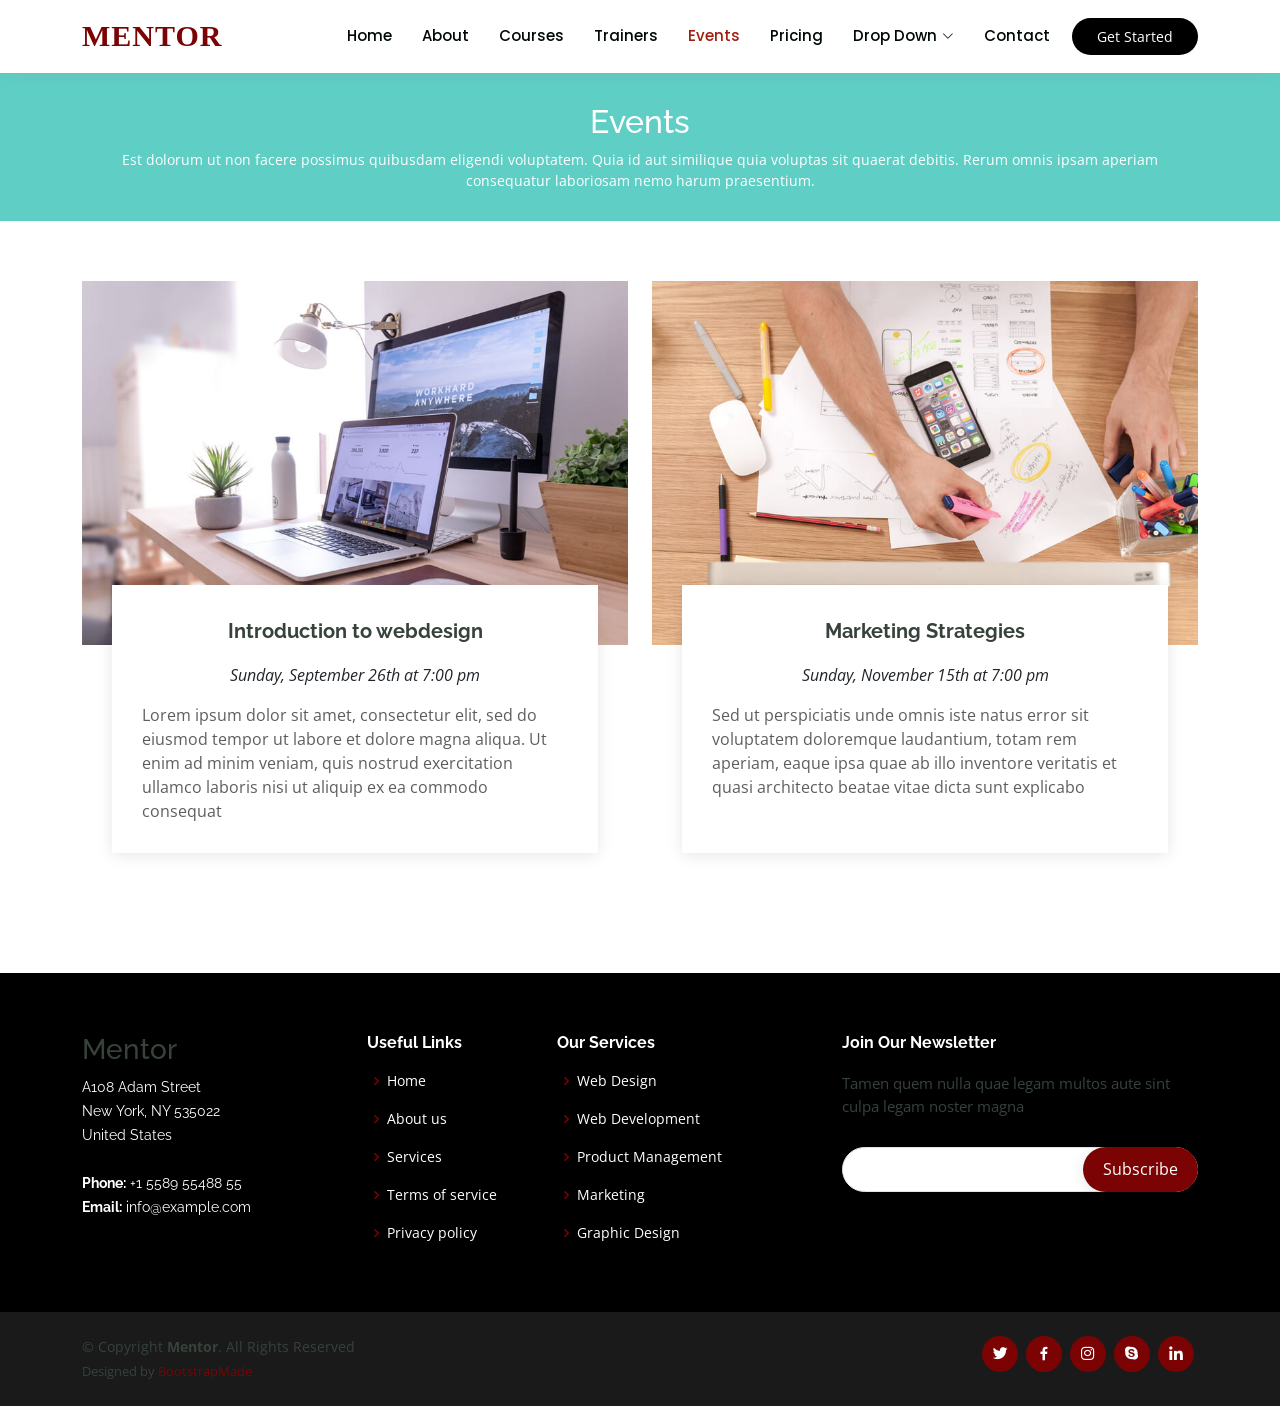
<file: events.html>
<!DOCTYPE html>
<html lang="en">

<head>
  <meta charset="utf-8">
  <meta content="width=device-width, initial-scale=1.0" name="viewport">

  <title>Events - Mentor Bootstrap Template</title>
  <meta content="" name="description">
  <meta content="" name="keywords">

  <!-- Favicons -->
  <link href="assets/img/favicon.png" rel="icon">
  <link href="assets/img/apple-touch-icon.png" rel="apple-touch-icon">

  <!-- Google Fonts -->
  <link href="https://fonts.googleapis.com/css?family=Open+Sans:300,300i,400,400i,600,600i,700,700i|Raleway:300,300i,400,400i,500,500i,600,600i,700,700i|Poppins:300,300i,400,400i,500,500i,600,600i,700,700i" rel="stylesheet">

  <!-- Vendor CSS Files -->
  <link href="assets/vendor/animate.css/animate.min.css" rel="stylesheet">
  <link href="assets/vendor/aos/aos.css" rel="stylesheet">
  <link href="assets/vendor/bootstrap/css/bootstrap.min.css" rel="stylesheet">
  <link href="assets/vendor/bootstrap-icons/bootstrap-icons.css" rel="stylesheet">
  <link href="assets/vendor/boxicons/css/boxicons.min.css" rel="stylesheet">
  <link href="assets/vendor/remixicon/remixicon.css" rel="stylesheet">
  <link href="assets/vendor/swiper/swiper-bundle.min.css" rel="stylesheet">

  <!-- Template Main CSS File -->
  <link href="assets/css/style.css" rel="stylesheet">

  <!-- =======================================================
  * Template Name: Mentor
  * Updated: Jul 27 2023 with Bootstrap v5.3.1
  * Template URL: https://bootstrapmade.com/mentor-free-education-bootstrap-theme/
  * Author: BootstrapMade.com
  * License: https://bootstrapmade.com/license/
  ======================================================== -->
</head>

<body>

  <!-- ======= Header ======= -->
  <header id="header" class="fixed-top">
    <div class="container d-flex align-items-center">

      <h1 class="logo me-auto"><a href="index.html">Mentor</a></h1>
      <!-- Uncomment below if you prefer to use an image logo -->
      <!-- <a href="index.html" class="logo me-auto"><img src="assets/img/logo.png" alt="" class="img-fluid"></a>-->

      <nav id="navbar" class="navbar order-last order-lg-0">
        <ul>
          <li><a href="index.html">Home</a></li>
          <li><a href="about.html">About</a></li>
          <li><a href="courses.html">Courses</a></li>
          <li><a href="trainers.html">Trainers</a></li>
          <li><a class="active" href="events.html">Events</a></li>
          <li><a href="pricing.html">Pricing</a></li>

          <li class="dropdown"><a href="#"><span>Drop Down</span> <i class="bi bi-chevron-down"></i></a>
            <ul>
              <li><a href="#">Drop Down 1</a></li>
              <li class="dropdown"><a href="#"><span>Deep Drop Down</span> <i class="bi bi-chevron-right"></i></a>
                <ul>
                  <li><a href="#">Deep Drop Down 1</a></li>
                  <li><a href="#">Deep Drop Down 2</a></li>
                  <li><a href="#">Deep Drop Down 3</a></li>
                  <li><a href="#">Deep Drop Down 4</a></li>
                  <li><a href="#">Deep Drop Down 5</a></li>
                </ul>
              </li>
              <li><a href="#">Drop Down 2</a></li>
              <li><a href="#">Drop Down 3</a></li>
              <li><a href="#">Drop Down 4</a></li>
            </ul>
          </li>
          <li><a href="contact.html">Contact</a></li>
        </ul>
        <i class="bi bi-list mobile-nav-toggle"></i>
      </nav><!-- .navbar -->

      <a href="courses.html" class="get-started-btn">Get Started</a>

    </div>
  </header><!-- End Header -->

  <main id="main">

    <!-- ======= Breadcrumbs ======= -->
    <div class="breadcrumbs" data-aos="fade-in">
      <div class="container">
        <h2>Events</h2>
        <p>Est dolorum ut non facere possimus quibusdam eligendi voluptatem. Quia id aut similique quia voluptas sit quaerat debitis. Rerum omnis ipsam aperiam consequatur laboriosam nemo harum praesentium. </p>
      </div>
    </div><!-- End Breadcrumbs -->

    <!-- ======= Events Section ======= -->
    <section id="events" class="events">
      <div class="container" data-aos="fade-up">

        <div class="row">
          <div class="col-md-6 d-flex align-items-stretch">
            <div class="card">
              <div class="card-img">
                <img src="assets/img/events-1.jpg" alt="...">
              </div>
              <div class="card-body">
                <h5 class="card-title"><a href="">Introduction to webdesign</a></h5>
                <p class="fst-italic text-center">Sunday, September 26th at 7:00 pm</p>
                <p class="card-text">Lorem ipsum dolor sit amet, consectetur elit, sed do eiusmod tempor ut labore et dolore magna aliqua. Ut enim ad minim veniam, quis nostrud exercitation ullamco laboris nisi ut aliquip ex ea commodo consequat</p>
              </div>
            </div>
          </div>
          <div class="col-md-6 d-flex align-items-stretch">
            <div class="card">
              <div class="card-img">
                <img src="assets/img/events-2.jpg" alt="...">
              </div>
              <div class="card-body">
                <h5 class="card-title"><a href="">Marketing Strategies</a></h5>
                <p class="fst-italic text-center">Sunday, November 15th at 7:00 pm</p>
                <p class="card-text">Sed ut perspiciatis unde omnis iste natus error sit voluptatem doloremque laudantium, totam rem aperiam, eaque ipsa quae ab illo inventore veritatis et quasi architecto beatae vitae dicta sunt explicabo</p>
              </div>
            </div>

          </div>
        </div>

      </div>
    </section><!-- End Events Section -->

  </main><!-- End #main -->

  <!-- ======= Footer ======= -->
  <footer id="footer">

    <div class="footer-top">
      <div class="container">
        <div class="row">

          <div class="col-lg-3 col-md-6 footer-contact">
            <h3>Mentor</h3>
            <p>
              A108 Adam Street <br>
              New York, NY 535022<br>
              United States <br><br>
              <strong>Phone:</strong> +1 5589 55488 55<br>
              <strong>Email:</strong> info@example.com<br>
            </p>
          </div>

          <div class="col-lg-2 col-md-6 footer-links">
            <h4>Useful Links</h4>
            <ul>
              <li><i class="bx bx-chevron-right"></i> <a href="#">Home</a></li>
              <li><i class="bx bx-chevron-right"></i> <a href="#">About us</a></li>
              <li><i class="bx bx-chevron-right"></i> <a href="#">Services</a></li>
              <li><i class="bx bx-chevron-right"></i> <a href="#">Terms of service</a></li>
              <li><i class="bx bx-chevron-right"></i> <a href="#">Privacy policy</a></li>
            </ul>
          </div>

          <div class="col-lg-3 col-md-6 footer-links">
            <h4>Our Services</h4>
            <ul>
              <li><i class="bx bx-chevron-right"></i> <a href="#">Web Design</a></li>
              <li><i class="bx bx-chevron-right"></i> <a href="#">Web Development</a></li>
              <li><i class="bx bx-chevron-right"></i> <a href="#">Product Management</a></li>
              <li><i class="bx bx-chevron-right"></i> <a href="#">Marketing</a></li>
              <li><i class="bx bx-chevron-right"></i> <a href="#">Graphic Design</a></li>
            </ul>
          </div>

          <div class="col-lg-4 col-md-6 footer-newsletter">
            <h4>Join Our Newsletter</h4>
            <p>Tamen quem nulla quae legam multos aute sint culpa legam noster magna</p>
            <form action="" method="post">
              <input type="email" name="email"><input type="submit" value="Subscribe">
            </form>
          </div>

        </div>
      </div>
    </div>

    <div class="container d-md-flex py-4">

      <div class="me-md-auto text-center text-md-start">
        <div class="copyright">
          &copy; Copyright <strong><span>Mentor</span></strong>. All Rights Reserved
        </div>
        <div class="credits">
          <!-- All the links in the footer should remain intact. -->
          <!-- You can delete the links only if you purchased the pro version. -->
          <!-- Licensing information: https://bootstrapmade.com/license/ -->
          <!-- Purchase the pro version with working PHP/AJAX contact form: https://bootstrapmade.com/mentor-free-education-bootstrap-theme/ -->
          Designed by <a href="https://bootstrapmade.com/">BootstrapMade</a>
        </div>
      </div>
      <div class="social-links text-center text-md-right pt-3 pt-md-0">
        <a href="#" class="twitter"><i class="bx bxl-twitter"></i></a>
        <a href="#" class="facebook"><i class="bx bxl-facebook"></i></a>
        <a href="#" class="instagram"><i class="bx bxl-instagram"></i></a>
        <a href="#" class="google-plus"><i class="bx bxl-skype"></i></a>
        <a href="#" class="linkedin"><i class="bx bxl-linkedin"></i></a>
      </div>
    </div>
  </footer><!-- End Footer -->

  <div id="preloader"></div>
  <a href="#" class="back-to-top d-flex align-items-center justify-content-center"><i class="bi bi-arrow-up-short"></i></a>

  <!-- Vendor JS Files -->
  <script src="assets/vendor/purecounter/purecounter_vanilla.js"></script>
  <script src="assets/vendor/aos/aos.js"></script>
  <script src="assets/vendor/bootstrap/js/bootstrap.bundle.min.js"></script>
  <script src="assets/vendor/swiper/swiper-bundle.min.js"></script>
  <script src="assets/vendor/php-email-form/validate.js"></script>

  <!-- Template Main JS File -->
  <script src="assets/js/main.js"></script>

</body>

</html>
</file>
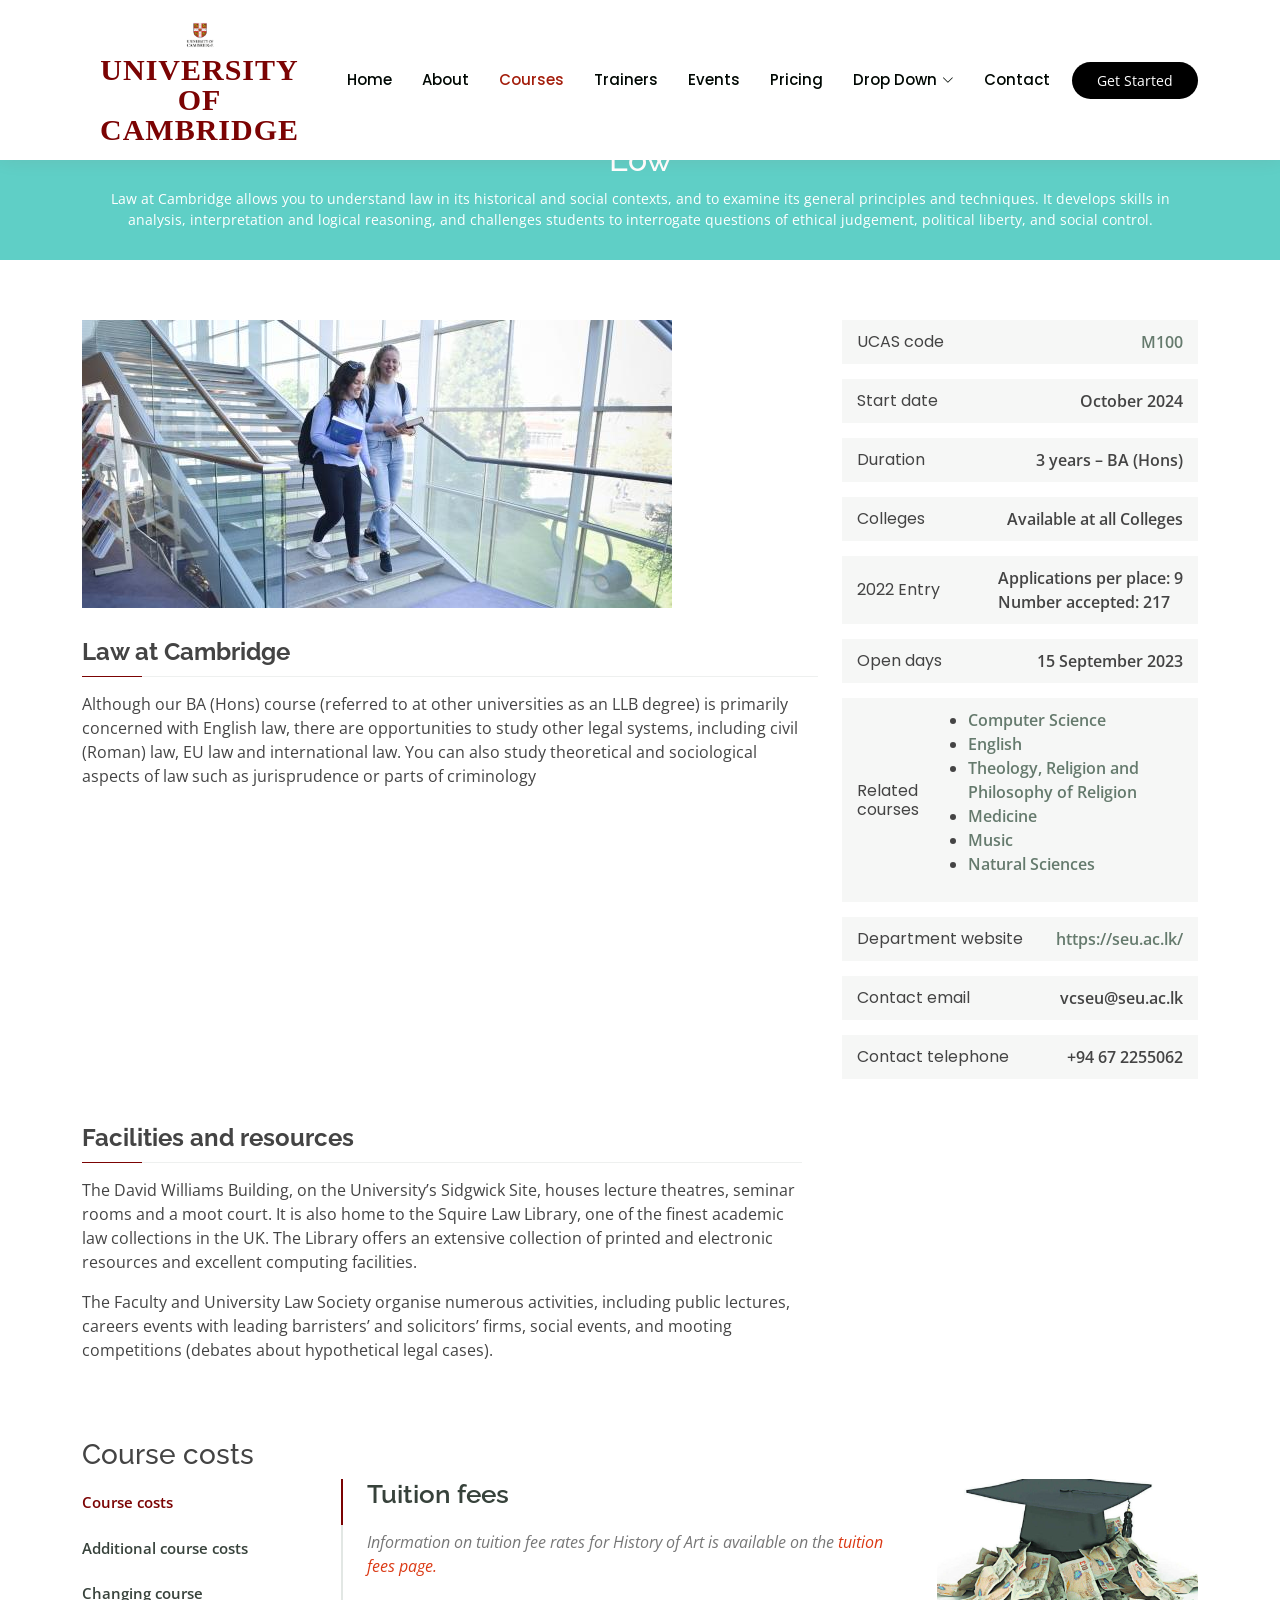
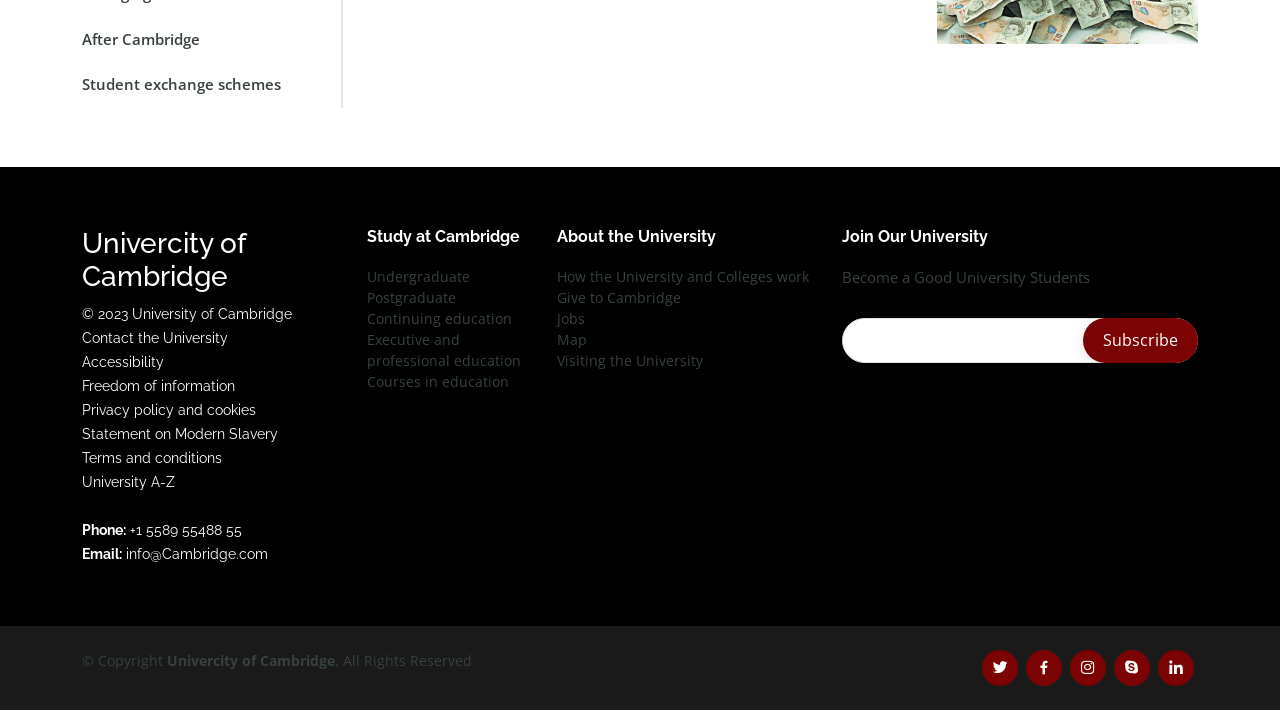
<file: Law.html>
<!DOCTYPE html>
<html lang="en">

<head>
  <meta charset="utf-8">
  <meta content="width=device-width, initial-scale=1.0" name="viewport">

  <title>Law</title>
  <meta content="" name="description">
  <meta content="" name="keywords">

  <!-- Favicons -->
  <link href="assets/img/cambridge_logo.jpg" rel="icon">
  <link href="assets/img/cambridge_logo.jpg" rel="apple-touch-icon">

  <!-- Google Fonts -->
  <link href="https://fonts.googleapis.com/css?family=Open+Sans:300,300i,400,400i,600,600i,700,700i|Raleway:300,300i,400,400i,500,500i,600,600i,700,700i|Poppins:300,300i,400,400i,500,500i,600,600i,700,700i" rel="stylesheet">

  <!-- Vendor CSS Files -->
  <link href="assets/vendor/animate.css/animate.min.css" rel="stylesheet">
  <link href="assets/vendor/aos/aos.css" rel="stylesheet">
  <link href="assets/vendor/bootstrap/css/bootstrap.min.css" rel="stylesheet">
  <link href="assets/vendor/bootstrap-icons/bootstrap-icons.css" rel="stylesheet">
  <link href="assets/vendor/boxicons/css/boxicons.min.css" rel="stylesheet">
  <link href="assets/vendor/remixicon/remixicon.css" rel="stylesheet">
  <link href="assets/vendor/swiper/swiper-bundle.min.css" rel="stylesheet">

  <!-- Template Main CSS File -->
  <link href="assets/css/style.css" rel="stylesheet">

  <!-- =======================================================
  * Template Name: Mentor
  * Updated: Jul 27 2023 with Bootstrap v5.3.1
  * Template URL: https://bootstrapmade.com/mentor-free-education-bootstrap-theme/
  * Author: BootstrapMade.com
  * License: https://bootstrapmade.com/license/
  ======================================================== -->
</head>

<body>

  <!-- ======= Header ======= -->
  <header id="header" class="fixed-top">
    <div class="container d-flex align-items-center">

      <h1 class="logo me-auto"><a href="index.html"><center><img src="assets/img/cambridge_logo.jpg" style="height:400px; width: ;: 400px;"><br>UNIVERSITY OF <br>
        CAMBRIDGE</a></center></h1>
      <!-- Uncomment below if you prefer to use an image logo -->
      <!-- <a href="index.html" class="logo me-auto"><img src="assets/img/logo.png" alt="" class="img-fluid"></a>-->

      <nav id="navbar" class="navbar order-last order-lg-0">
        <ul>
          <li><a href="index.html">Home</a></li>
          <li><a href="about.html">About</a></li>
          <li><a class="active" href="courses.html">Courses</a></li>
          <li><a href="trainers.html">Trainers</a></li>
          <li><a href="events.html">Events</a></li>
          <li><a href="pricing.html">Pricing</a></li>

          <li class="dropdown"><a href="#"><span>Drop Down</span> <i class="bi bi-chevron-down"></i></a>
            <ul>
              <li><a href="#">Drop Down 1</a></li>
              <li class="dropdown"><a href="#"><span>Deep Drop Down</span> <i class="bi bi-chevron-right"></i></a>
                <ul>
                  <li><a href="#">Deep Drop Down 1</a></li>
                  <li><a href="#">Deep Drop Down 2</a></li>
                  <li><a href="#">Deep Drop Down 3</a></li>
                  <li><a href="#">Deep Drop Down 4</a></li>
                  <li><a href="#">Deep Drop Down 5</a></li>
                </ul>
              </li>
              <li><a href="#">Drop Down 2</a></li>
              <li><a href="#">Drop Down 3</a></li>
              <li><a href="#">Drop Down 4</a></li>
            </ul>
          </li>
          <li><a href="contact.html">Contact</a></li>
        </ul>
        <i class="bi bi-list mobile-nav-toggle"></i>
      </nav><!-- .navbar -->

      <a href="courses.html" class="get-started-btn">Get Started</a>

    </div>
  </header><!-- End Header -->

  <main id="main">

    <!-- ======= Breadcrumbs ======= -->
    <div class="breadcrumbs" data-aos="fade-in">
      <div class="container">
        <h2><br>Low</h2>
        <p>
          Law at Cambridge allows you to understand law in its historical and social contexts, and to examine its general principles and techniques. It develops skills in analysis, interpretation and logical reasoning, and challenges students to interrogate questions of ethical judgement, political liberty, and social control.
         </p>
      </div>
    </div><!-- End Breadcrumbs -->

    <!-- ======= Cource Details Section ======= -->
    <section id="course-details" class="course-details">
      <div class="container" data-aos="fade-up">

        <div class="row">
          <div class="col-lg-8">
            <img src="assets/img/course/Law.jpg" class="img-fluid" alt="">
            <h3>Law at Cambridge</h3>
            <p>
              Although our BA (Hons) course (referred to at other universities as an LLB degree) is primarily concerned with English law, there are opportunities to study other legal systems, including civil 
              (Roman) law, EU law and international law. You can also study theoretical and sociological aspects of law such as jurisprudence or parts of criminology
            </p>
          </div>

          <div class="col-lg-4">

            <div class="course-info d-flex justify-content-between align-items-center">
              <h5>UCAS code</h5>
              <p><a href="#">M100</a></p>
            </div>

            <div class="course-info d-flex justify-content-between align-items-center">
              <h5>Start date </h5>
              <p>October 2024</p>
            </div>

            <div class="course-info d-flex justify-content-between align-items-center">
              <h5>Duration</h5>
              <p>3 years – BA (Hons)</p>
            </div>

            <div class="course-info d-flex justify-content-between align-items-center">
              <h5>Colleges</h5>
              <p>Available at all Colleges</p>
            </div>
            <div class="course-info d-flex justify-content-between align-items-center">
              <h5>2022 Entry</h5>
              <p>Applications per place: 9 <br>Number accepted: 217</p>
              
            </div>
            <div class="course-info d-flex justify-content-between align-items-center">
              <h5>Open days</h5>
              <p>15 September 2023</p>
            </div>
            <div class="course-info d-flex justify-content-between align-items-center">
              <h5>Related courses</h5>
              <ul>
                <li> <a href="Computer-Science.html"><p>Computer Science</p></a></li>
                <li><a href="English.html"><p>English</p></a></li>
                <li> <a href="Theology.html"><p>Theology, Religion and Philosophy of Religion</p></a></li>
                <li><a href="Medicine.html"><p>Medicine</p></a></li>
                <li><a href="Music.html"><p>Music</p></a></li>
                <li><a href="Natural-Sciences.html"><p>Natural Sciences</p></a></li>
              </ul>         
            </div>
            <div class="course-info d-flex justify-content-between align-items-center">
              <h5>Department website</h5>
              <p><a href="https://seu.ac.lk/">https://seu.ac.lk/</a></p>
            </div>
            <div class="course-info d-flex justify-content-between align-items-center">
              <h5>Contact email</h5>
              <p>vcseu@seu.ac.lk</p>
            </div>
            <div class="course-info d-flex justify-content-between align-items-center">
              <h5>Contact telephone</h5>
              <p>+94 67 2255062 </p>
            </div>

          </div>

          <div class="row">
            <div class="col-lg-8">
              <h3>Facilities and resources</h3>
              <p>
                The David Williams Building, on the University’s Sidgwick Site, houses lecture theatres, seminar rooms and a moot court.
                 It is also home to the Squire Law Library, one of the finest academic law collections in the UK. The Library offers an 
                 extensive collection of printed and electronic resources and excellent computing facilities.
              </p>
              <p>
                The Faculty and University Law Society organise numerous activities, including public lectures, careers events with leading 
                barristers’ and solicitors’ firms, social events, and mooting competitions (debates about hypothetical legal cases).
              </p>
            </div>
        </div>

      </div>
    </section><!-- End Cource Details Section -->

    <!-- ======= Cource Details Tabs Section ======= -->
    <section id="cource-details-tabs" class="cource-details-tabs">
      <div class="container" data-aos="fade-up">

        <div class="row">
          <h3>Course costs</h3>
          <div class="col-lg-3">
            <ul class="nav nav-tabs flex-column">
              <li class="nav-item">
                <a class="nav-link active show" data-bs-toggle="tab" href="#tab-1">Course costs</a>
              </li>
              <li class="nav-item">
                <a class="nav-link" data-bs-toggle="tab" href="#tab-2">Additional course costs</a>
              </li>
              <li class="nav-item">
                <a class="nav-link" data-bs-toggle="tab" href="#tab-3">Changing course</a>
              </li>
              <li class="nav-item">
                <a class="nav-link" data-bs-toggle="tab" href="#tab-4">After Cambridge</a>
              </li>
              <li class="nav-item">
                <a class="nav-link" data-bs-toggle="tab" href="#tab-5">Student exchange schemes</a>
              </li>
            </ul>
          </div>
          <div class="col-lg-9 mt-4 mt-lg-0">
            <div class="tab-content">

              <div class="tab-pane active show" id="tab-1">
                <div class="row">
                  <div class="col-lg-8 details order-2 order-lg-1">
                    <h3>Tuition fees</h3>
                    <p class="fst-italic">Information on tuition fee rates for History of Art is available on the <a href="https://www.undergraduate.study.cam.ac.uk/fees-and-finance/tuition-fees">tuition fees page.</a> </p>
                   
                  </div>
                  <div class="col-lg-4 text-center order-1 order-lg-2">
                    <img src="assets\img\course\Tuition_fees.jpg" alt="" class="img-fluid">
                  </div>
                </div>
              </div>

              <div class="tab-pane" id="tab-2">
                <div class="row">
                  <div class="col-lg-8 details order-2 order-lg-1">
                    <h3>Additional course costs</h3>
                       <p class="fst-italic">There are no compulsory additional course costs for Law. However, most students prefer to purchase their own copy of a
                         relevant statute book (c€17.38 each) for around 10 of their total 15 papers
                         across the whole course (depending on papers chosen). If you have any queries about resources/materials, please contact the Faculty.</p>
                  </div>
                  <div class="col-lg-4 text-center order-1 order-lg-2">
                    <img src="assets/img/course/Additional_course _costs.jpeg" alt="" class="img-fluid">
                  </div>
                </div>
              </div>

              <div class="tab-pane" id="tab-3">
                <div class="row">
                  <div class="col-lg-8 details order-2 order-lg-1">
                    <h3>Changing course</h3>
                    <p class="fst-italic"><p>If you wish to combine Law with another subject it is best to discuss this with your preferred College before submitting your application..</p>

                    <p class="fst-italic">Students who wish to combine Law with another subject usually study Law after that subject rather than before. It is desirable to study
                         Law for two years wherever possible since it is not possible to pass all seven 'foundation' subjects necessary for a qualifying Law degree at Cambridge in less than two years.</p>

                    <p class="fst-italic"><p>If your first subject has a two-year Part I, you need to consider the implications – especially the financial implications – of four years as an undergraduate..</p>

                    <p class="fst-italic">To be able to change course, you need the agreement of your College that any change is in your educational interests, and you must have the necessary background in the subject 
                      to which you wish to change – in some cases you may be required to undertake some catch-up work or take up the new course from the start/an earlier year. If you think you may wish
                       to change course, we encourage you to contact a <a href="https://www.undergraduate.study.cam.ac.uk/colleges/college-contacts">College admissions office</a>  for advice. You should also consider if/how changing course may affect any financial support arrangements.</p>

                  </div>
                  <div class="col-lg-4 text-center order-1 order-lg-2">
                    <img src="assets/img/course/Changing_course.jpeg" alt="" class="img-fluid">
                  </div>
                </div>
              </div>

              <div class="tab-pane" id="tab-4">
                <div class="row">
                  <div class="col-lg-8 details order-2 order-lg-1">
                    <h3>After Cambridge</h3>
                    <p class="fst-italic">Students wishing to qualify as solicitors in England and Wales will need to sit two Solicitors Qualifying
                       Examination assessments (SQE1 & SQE2) after the completion of their undergraduate studies. For more information visit the <a href="http://www.sra.org.uk/students/sqe/">Solicitors Regulation Authority website.
                      </p></a>
                    <p class="fst-italic">Students wishing to qualify as barristers in England and Wales can satisfy the academic component of 
                      training with the BA in Law if they read papers covering the ‘Foundations of Legal Knowledge’, as set by the Bar Standards 
                      Board (BSB); please see the Faculty website for more details. Following the completion of their undergraduate studies, students 
                      may proceed directly to vocational courses that lead to professional accreditation. For more information about qualifying as a barrister visit the <a href="http://www.barstandardsboard.org.uk/">BSB website.</a> 
                    </p>
                  </div>
                  <div class="col-lg-4 text-center order-1 order-lg-2">
                    <img src="assets/img/course/After Cambridge.jpg" alt="" class="img-fluid">
                  </div>
                </div>
              </div>

              <div class="tab-pane" id="tab-5">
                <div class="row">
                  <div class="col-lg-8 details order-2 order-lg-1">
                    <h3>Student exchange schemes</h3>
                    <p class="fst-italic">
                      In previous years, the Faculty has offered students the opportunity to spend a year studying abroad at one of our partner institutions. We currently offer this opportunity 
                      to undergraduates under the Turing Scheme (subject to funding) – please check the Faculty website for further information and updates on the exchange scheme.
                    </p>
                  </div>
                  <div class="col-lg-4 text-center order-1 order-lg-2">
                    <img src="assets/img/course/Student_exchange_schemes.jpeg" alt="" class="img-fluid">
                  </div>
                </div>
              </div>  

            </div>
          </div>
        </div>

      </div>
    </section><!-- End Cource Details Tabs Section -->

  </main><!-- End #main -->

  <!-- ======= Footer ======= -->
  <footer id="footer">

    <div class="footer-top" style="background-color: rgb(0, 0, 0);">
      <div class="container">
        <div class="row">

          <div class="col-lg-3 col-md-6 footer-contact" style="color: white;">
            <h3>Univercity of Cambridge</h3>
            <p>
              © 2023 University of Cambridge <br>
              Contact the University <br>
              Accessibility <br>
              Freedom of information <br>
              Privacy policy and cookies <br>
              Statement on Modern Slavery <br>
              Terms and conditions <br>
              University A-Z <br> <br>
              <strong>Phone:</strong> +1 5589 55488 55<br>
              <strong>Email:</strong> info@Cambridge.com<br>
            </p>
          </div>

          <div class="col-lg-2 col-md-6 footer-links">
            <h4>Study at Cambridge</h4>
            <p>
              Undergraduate <br>
              Postgraduate <br> 
              Continuing education <br> 
              Executive and professional education <br>
              Courses in education <br>
            </p>
          </div>

          <div class="col-lg-3 col-md-6 footer-links">
            <h4>About the University</h4>
            <p>
              How the University and Colleges work <br>
              Give to Cambridge <br>
              Jobs <br>
              Map <br>
              Visiting the University <br>
            </p>
          </div>

          <div class="col-lg-4 col-md-6 footer-newsletter">
            <h4>Join Our University</h4>
            <p>Become a Good University Students</p>
            <form action="" method="post">
              <input type="email" name="email"><input type="submit" value="Subscribe">
            </form>
          </div>

        </div>
      </div>
    </div>

    <div class="container d-md-flex py-4">

      <div class="me-md-auto text-center text-md-start">
        <div class="copyright">
          &copy; Copyright <strong><span>Univercity of Cambridge</span></strong>. All Rights Reserved
        </div>
        <div class="credits">
          <!-- All the links in the footer should remain intact. -->
          <!-- You can delete the links only if you purchased the pro version. -->
          <!-- Licensing information: https://bootstrapmade.com/license/ -->
          <!-- Purchase the pro version with working PHP/AJAX contact form: https://bootstrapmade.com/mentor-free-education-bootstrap-theme/ -->
        </div>
      </div>
      <div class="social-links text-center text-md-right pt-3 pt-md-0">
        <a href="#" class="twitter"><i class="bx bxl-twitter"></i></a>
        <a href="#" class="facebook"><i class="bx bxl-facebook"></i></a>
        <a href="#" class="instagram"><i class="bx bxl-instagram"></i></a>
        <a href="#" class="google-plus"><i class="bx bxl-skype"></i></a>
        <a href="#" class="linkedin"><i class="bx bxl-linkedin"></i></a>
      </div>
    </div>
  </footer><!-- End Footer -->

  <div id="preloader"></div>
  <a href="#" class="back-to-top d-flex align-items-center justify-content-center"><i class="bi bi-arrow-up-short"></i></a>

  <!-- Vendor JS Files -->
  <script src="assets/vendor/purecounter/purecounter_vanilla.js"></script>
  <script src="assets/vendor/aos/aos.js"></script>
  <script src="assets/vendor/bootstrap/js/bootstrap.bundle.min.js"></script>
  <script src="assets/vendor/swiper/swiper-bundle.min.js"></script>
  <script src="assets/vendor/php-email-form/validate.js"></script>

  <!-- Template Main JS File -->
  <script src="assets/js/main.js"></script>

</body>

</html>
</file>
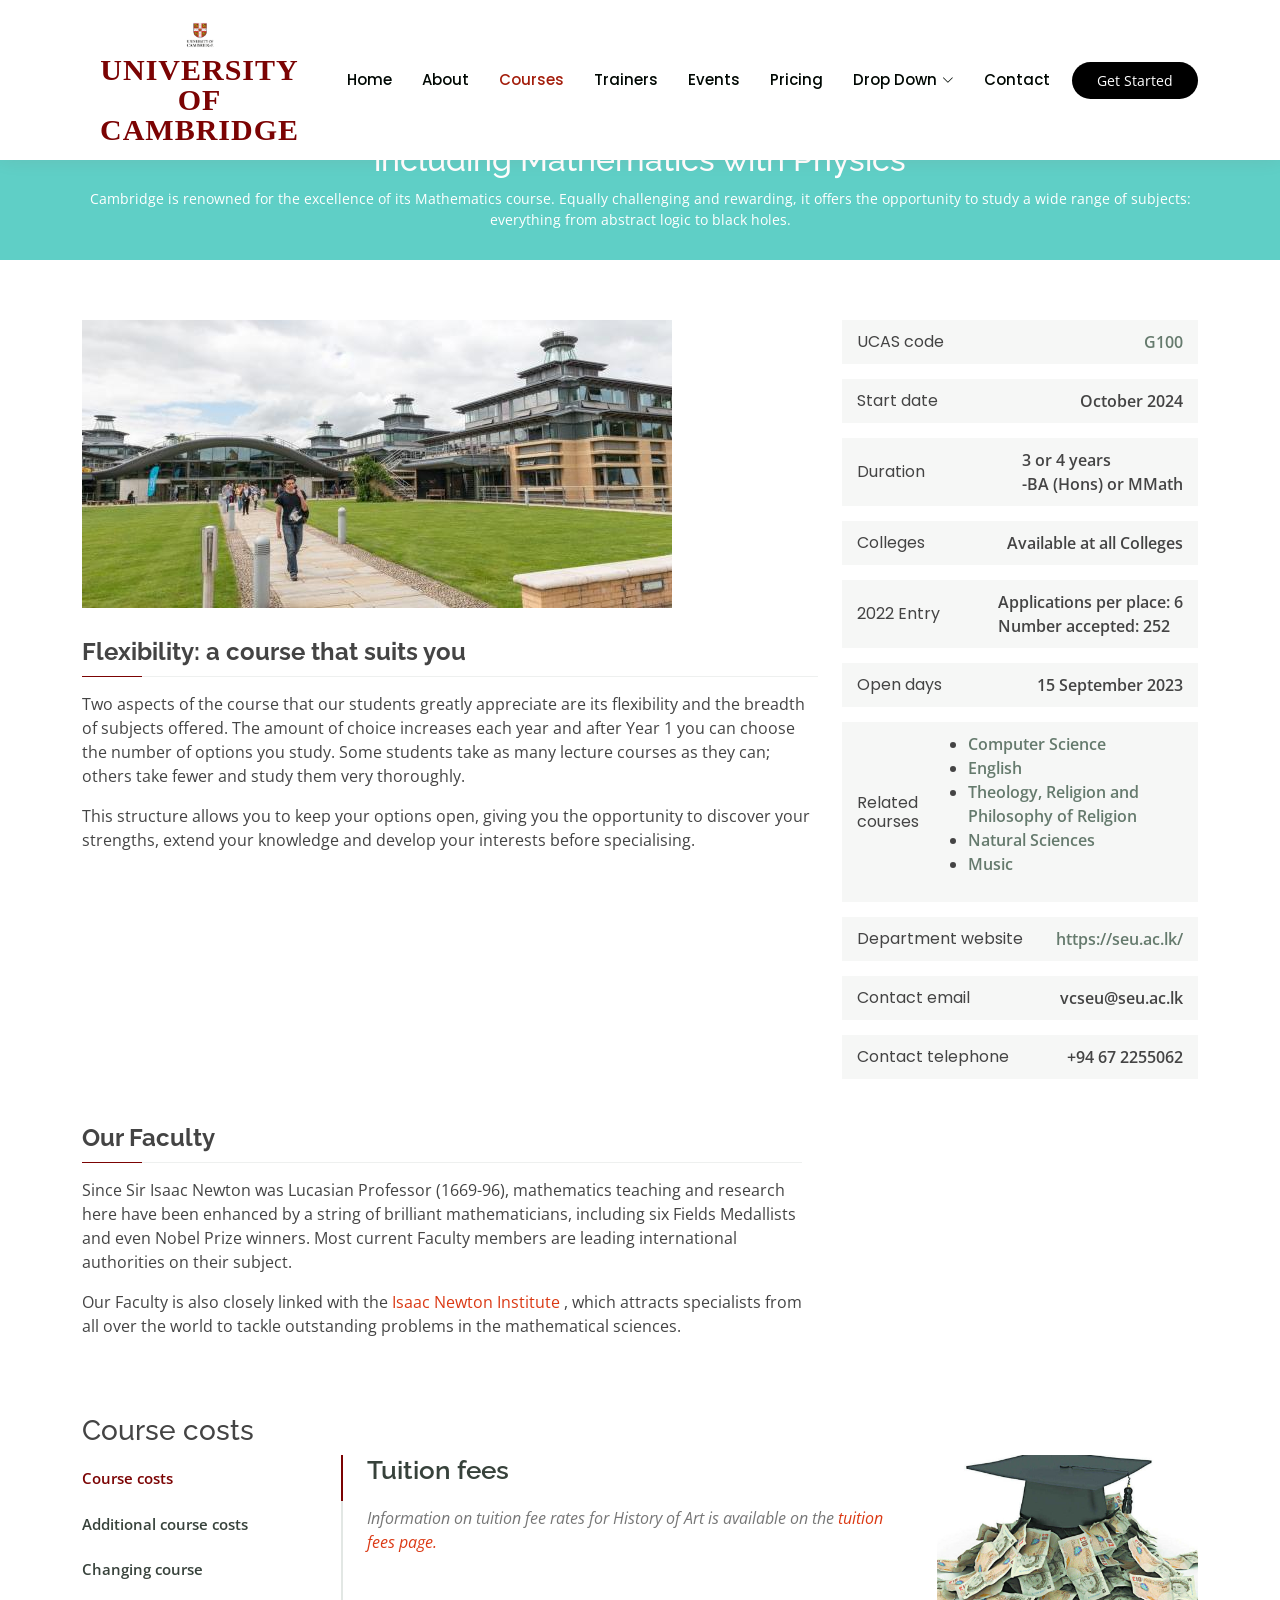
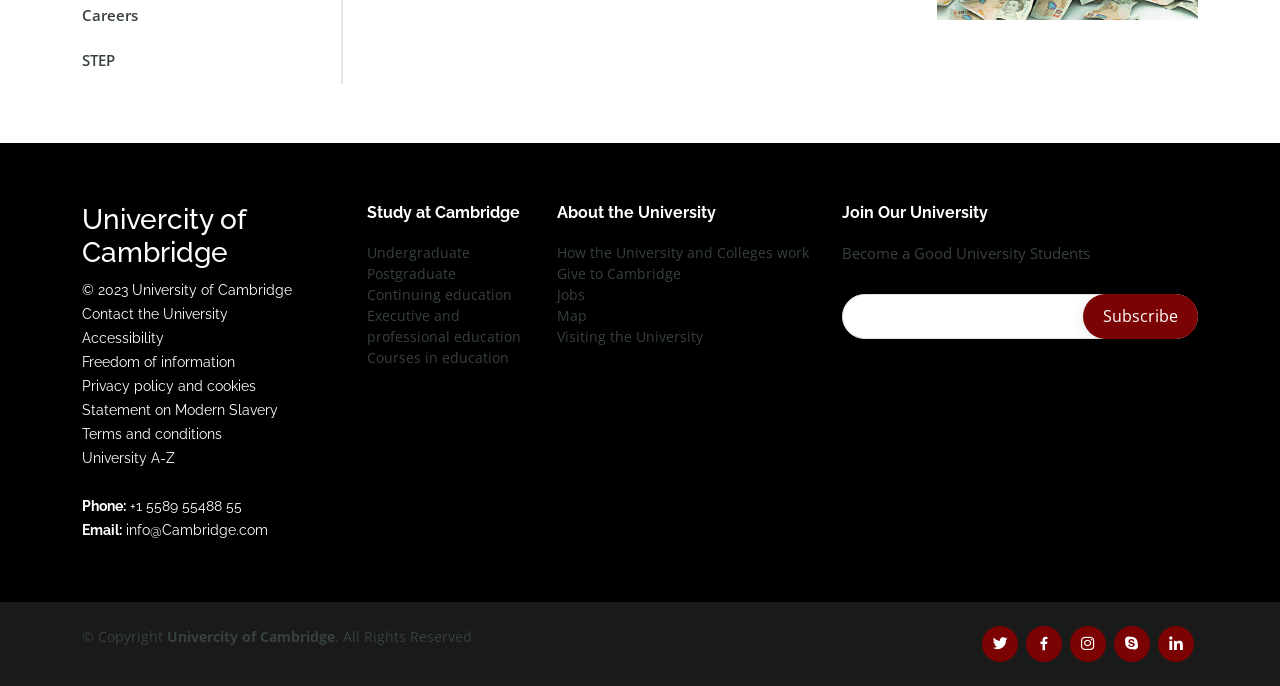
<file: Mathematics.html>
<!DOCTYPE html>
<html lang="en">

<head>
  <meta charset="utf-8">
  <meta content="width=device-width, initial-scale=1.0" name="viewport">

  <title>Mathematics</title>
  <meta content="" name="description">
  <meta content="" name="keywords">

  <!-- Favicons -->
  <link href="assets/img/cambridge_logo.jpg" rel="icon">
  <link href="assets/img/cambridge_logo.jpg" rel="apple-touch-icon">

  <!-- Google Fonts -->
  <link href="https://fonts.googleapis.com/css?family=Open+Sans:300,300i,400,400i,600,600i,700,700i|Raleway:300,300i,400,400i,500,500i,600,600i,700,700i|Poppins:300,300i,400,400i,500,500i,600,600i,700,700i" rel="stylesheet">

  <!-- Vendor CSS Files -->
  <link href="assets/vendor/animate.css/animate.min.css" rel="stylesheet">
  <link href="assets/vendor/aos/aos.css" rel="stylesheet">
  <link href="assets/vendor/bootstrap/css/bootstrap.min.css" rel="stylesheet">
  <link href="assets/vendor/bootstrap-icons/bootstrap-icons.css" rel="stylesheet">
  <link href="assets/vendor/boxicons/css/boxicons.min.css" rel="stylesheet">
  <link href="assets/vendor/remixicon/remixicon.css" rel="stylesheet">
  <link href="assets/vendor/swiper/swiper-bundle.min.css" rel="stylesheet">

  <!-- Template Main CSS File -->
  <link href="assets/css/style.css" rel="stylesheet">

  <!-- =======================================================
  * Template Name: Mentor
  * Updated: Jul 27 2023 with Bootstrap v5.3.1
  * Template URL: https://bootstrapmade.com/mentor-free-education-bootstrap-theme/
  * Author: BootstrapMade.com
  * License: https://bootstrapmade.com/license/
  ======================================================== -->
</head>

<body>

  <!-- ======= Header ======= -->
  <header id="header" class="fixed-top">
    <div class="container d-flex align-items-center">

      <h1 class="logo me-auto"><a href="index.html"><center><img src="assets/img/cambridge_logo.jpg" style="height:400px; width: ;: 400px;"><br>UNIVERSITY OF <br>
        CAMBRIDGE</a></center></h1>
      <!-- Uncomment below if you prefer to use an image logo -->
      <!-- <a href="index.html" class="logo me-auto"><img src="assets/img/logo.png" alt="" class="img-fluid"></a>-->

      <nav id="navbar" class="navbar order-last order-lg-0">
        <ul>
          <li><a href="index.html">Home</a></li>
          <li><a href="about.html">About</a></li>
          <li><a class="active" href="courses.html">Courses</a></li>
          <li><a href="trainers.html">Trainers</a></li>
          <li><a href="events.html">Events</a></li>
          <li><a href="pricing.html">Pricing</a></li>

          <li class="dropdown"><a href="#"><span>Drop Down</span> <i class="bi bi-chevron-down"></i></a>
            <ul>
              <li><a href="#">Drop Down 1</a></li>
              <li class="dropdown"><a href="#"><span>Deep Drop Down</span> <i class="bi bi-chevron-right"></i></a>
                <ul>
                  <li><a href="#">Deep Drop Down 1</a></li>
                  <li><a href="#">Deep Drop Down 2</a></li>
                  <li><a href="#">Deep Drop Down 3</a></li>
                  <li><a href="#">Deep Drop Down 4</a></li>
                  <li><a href="#">Deep Drop Down 5</a></li>
                </ul>
              </li>
              <li><a href="#">Drop Down 2</a></li>
              <li><a href="#">Drop Down 3</a></li>
              <li><a href="#">Drop Down 4</a></li>
            </ul>
          </li>
          <li><a href="contact.html">Contact</a></li>
        </ul>
        <i class="bi bi-list mobile-nav-toggle"></i>
      </nav><!-- .navbar -->

      <a href="courses.html" class="get-started-btn">Get Started</a>

    </div>
  </header><!-- End Header -->

  <main id="main">

    <!-- ======= Breadcrumbs ======= -->
    <div class="breadcrumbs" data-aos="fade-in">
      <div class="container">
        <h2><br>including Mathematics with Physics</h2>
        <p>Cambridge is renowned for the excellence of its Mathematics course. Equally challenging and rewarding, it offers the opportunity to study a wide range of subjects: everything from abstract logic to black holes. </p>
      </div>
    </div><!-- End Breadcrumbs -->

    <!-- ======= Cource Details Section ======= -->
    <section id="course-details" class="course-details">
      <div class="container" data-aos="fade-up">

        <div class="row">
          <div class="col-lg-8">
            <img src="assets/img/course/Mathematics.jpg" class="img-fluid" alt="">
            <h3>Flexibility: a course that suits you</h3>
            <p>
              Two aspects of the course that our students greatly appreciate are its flexibility and the breadth of subjects offered. The amount of choice increases each year and 
              after Year 1 you can choose the number of options you study. Some students take as many lecture courses as they can; others take fewer and study them very thoroughly.
            </p>
            <p>
              This structure allows you to keep your options open, giving you the opportunity to discover your strengths, extend your knowledge and develop your interests before specialising.
            </p>
          </div>
          <div class="col-lg-4">

            <div class="course-info d-flex justify-content-between align-items-center">
              <h5>UCAS code</h5>
              <p><a href="#">G100</a></p>
            </div>

            <div class="course-info d-flex justify-content-between align-items-center">
              <h5>Start date </h5>
              <p>October 2024</p>
            </div>

            <div class="course-info d-flex justify-content-between align-items-center">
              <h5>Duration</h5>
              <p>3 or 4 years <br> -BA (Hons) or MMath</p>
            </div>

            <div class="course-info d-flex justify-content-between align-items-center">
              <h5>Colleges</h5>
              <p>Available at all Colleges</p>
            </div>
            <div class="course-info d-flex justify-content-between align-items-center">
              <h5>2022 Entry</h5>
              <p>Applications per place: 6 <br>Number accepted: 252</p>
              
            </div>
            <div class="course-info d-flex justify-content-between align-items-center">
              <h5>Open days</h5>
              <p>15 September 2023</p>
            </div>
            <div class="course-info d-flex justify-content-between align-items-center">
              <h5>Related courses</h5>
              <ul>
                <li> <a href="Computer-Science.html"><p>Computer Science</p></a></li>
                <li><a href="English.html"><p>English</p></a></li>
                <li> <a href="Theology.html"><p>Theology, Religion and Philosophy of Religion</p></a></li>              
                <li><a href="Natural-Sciences.html"><p>Natural Sciences</p></a></li>
                <li><a href="Music.html"><p>Music</p></a></li>
                
            </div>
            <div class="course-info d-flex justify-content-between align-items-center">
              <h5>Department website</h5>
              <p><a href="https://seu.ac.lk/">https://seu.ac.lk/</a></p>
            </div>
            <div class="course-info d-flex justify-content-between align-items-center">
              <h5>Contact email</h5>
              <p>vcseu@seu.ac.lk</p>
            </div>
            <div class="course-info d-flex justify-content-between align-items-center">
              <h5>Contact telephone</h5>
              <p>+94 67 2255062 </p>
            </div>

          </div>
          <div class="row">
            <div class="col-lg-8">
              <h3>Our Faculty</h3>
              <p>
                Since Sir Isaac Newton was Lucasian Professor (1669-96), mathematics teaching and research here have been enhanced by a string of brilliant mathematicians, including six 
                Fields Medallists and even Nobel Prize winners. Most current Faculty members are leading international authorities on their subject.
              </p>
              <p>
                Our Faculty is also closely linked with the <a href="https://www.newton.ac.uk/">Isaac Newton Institute</a> , which attracts specialists from all over the world to tackle outstanding problems in the mathematical sciences.
              </p>
            </div>
        </div>

      </div>
    </section><!-- End Cource Details Section -->

 <!-- ======= Cource Details Tabs Section ======= -->
 <section id="cource-details-tabs" class="cource-details-tabs">
  <div class="container" data-aos="fade-up">

    <div class="row">
      <h3>Course costs</h3>
      <div class="col-lg-3">
        <ul class="nav nav-tabs flex-column">
          <li class="nav-item">
            <a class="nav-link active show" data-bs-toggle="tab" href="#tab-1">Course costs</a>
          </li>
          <li class="nav-item">
            <a class="nav-link" data-bs-toggle="tab" href="#tab-2">Additional course costs</a>
          </li>
          <li class="nav-item">
            <a class="nav-link" data-bs-toggle="tab" href="#tab-3">Changing course</a>
          </li>
          <li class="nav-item">
            <a class="nav-link" data-bs-toggle="tab" href="#tab-4">Careers</a>
          </li>
          <li class="nav-item">
            <a class="nav-link" data-bs-toggle="tab" href="#tab-5">STEP</a>
          </li>
        </ul>
      </div>
      <div class="col-lg-9 mt-4 mt-lg-0">
        <div class="tab-content">

          <div class="tab-pane active show" id="tab-1">
            <div class="row">
              <div class="col-lg-8 details order-2 order-lg-1">
                <h3>Tuition fees</h3>
                <p class="fst-italic">Information on tuition fee rates for History of Art is available on the <a href="https://www.undergraduate.study.cam.ac.uk/fees-and-finance/tuition-fees">tuition fees page.</a> </p>
               
              </div>
              <div class="col-lg-4 text-center order-1 order-lg-2">
                <img src="assets\img\course\Tuition_fees.jpg" alt="" class="img-fluid">
              </div>
            </div>
          </div>

          <div class="tab-pane" id="tab-2">
            <div class="row">
              <div class="col-lg-8 details order-2 order-lg-1">
                <h3>Additional course costs</h3>
                   <p class="fst-italic">Required: a laptop - cost if purchased new will depend on choice, but existing laptops if less than four years
                     old are likely to be completely adequate for the course needs.</p>
                    <p class="fst-italic">
                      Aside from the above, there are no other compulsory additional course costs for Mathematics. Some students choose to purchase their own 
                      copy of certain texts but this is optional. Full <a href="https://www.maths.cam.ac.uk/undergrad">course details</a> are available on the Faculty of Mathematics website. If you have any queries about
                       resources/materials, please contact the Faculty.
                    </p>
              </div>
              <div class="col-lg-4 text-center order-1 order-lg-2">
                <img src="assets/img/course/Additional_course _costs.jpeg" alt="" class="img-fluid">
              </div>
            </div>
          </div>

          <div class="tab-pane" id="tab-3">
            <div class="row">
              <div class="col-lg-8 details order-2 order-lg-1">
                <h3>Changing course</h3>
                <p class="fst-italic"><p>About 5-10% of students change from Mathematics 
                  each year. Many of these have taken the Mathematics with Physics option in their first year, with the intention of changing to Physics <a href="Natural-Sciences.html">(Natural Sciences)</a>.</p>

                <p class="fst-italic">Over the years, mathematicians have changed successfully to many other subject taught at Cambridge. However, it's not advisable to apply for Mathematics 
                  intending to transfer to a subject other than Physics.</p>

                <p class="fst-italic"><p>If your first subject has a two-year Part I, you need to consider the implications – especially the financial implications – of four years as an undergraduate..</p>

                <p class="fst-italic">To be able to change course, you need the agreement of your College that any change is in your educational interests,
                   and you must have the necessary background in the subject to which you wish to change – in some cases you may be required to undertake some 
                   catch-up work or take up the new course from the start/an earlier year. If you 
                  think you may wish to change course, we encourage you to contact a College admissions office
                   for advice. You should also consider if/how changing course may affect any financial support arrangements.</p>

              </div>
              <div class="col-lg-4 text-center order-1 order-lg-2">
                <img src="assets/img/course/Changing_course.jpeg" alt="" class="img-fluid">
              </div>
            </div>
          </div>

          <div class="tab-pane" id="tab-4">
            <div class="row">
              <div class="col-lg-8 details order-2 order-lg-1">
                <h3>Careers</h3>
                <p class="fst-italic">A Cambridge Mathematics degree is versatile and very marketable. The demand for our mathematicians is high in business, commerce and industry, as well as the academic world.
                </p>
                <p class="fst-italic">
                  Around 38% of our students go on to further study¹, while others follow a wide variety of careers. Recent graduates include a metrologist, games designer, biomedical research scientist, sports 
                  statistician, journalist, cybersecurity analyst, and an AI research engineer, as well as teachers, actuaries, accountants, IT specialists, financiers and consultants.
                </p>
              </div>
              <div class="col-lg-4 text-center order-1 order-lg-2">
                <img src="assets/img/course/Careers_2.jpeg" alt="" class="img-fluid">
              </div>
            </div>
          </div>

          <div class="tab-pane" id="tab-5">
            <div class="row">
              <div class="col-lg-8 details order-2 order-lg-1">
                <h3>STEP</h3>
                <p class="fst-italic">
                  STEP consists of two examination papers used to assess your aptitude for university study in Mathematics. It's used as part of almost 
                  all conditional offers in Mathematics (including Mathematics with Physics). 
                  The University offers a free online STEP support programme designed to help prospective applicants develop advanced problem-solving skills and prepare for the STEP exams.
                </p>
                <p>
                  ¹ Based on responses to the Graduate Outcomes survey. This records the outcomes of students who completed their studies between August 2019 and July 2020. 56% of Mathematics 
                  graduates responded to the survey.
                </p>
              </div>
              <div class="col-lg-4 text-center order-1 order-lg-2">
                <img src="assets/img/course/Student_exchange_schemes.jpeg" alt="" class="img-fluid">
              </div>
            </div>
          </div>  

        </div>
      </div>
    </div>

  </div>
</section><!-- End Cource Details Tabs Section -->

  </main><!-- End #main -->

  <!-- ======= Footer ======= -->
  <footer id="footer">

    <div class="footer-top" style="background-color: rgb(0, 0, 0);">
      <div class="container">
        <div class="row">

          <div class="col-lg-3 col-md-6 footer-contact" style="color: white;">
            <h3>Univercity of Cambridge</h3>
            <p>
              © 2023 University of Cambridge <br>
              Contact the University <br>
              Accessibility <br>
              Freedom of information <br>
              Privacy policy and cookies <br>
              Statement on Modern Slavery <br>
              Terms and conditions <br>
              University A-Z <br> <br>
              <strong>Phone:</strong> +1 5589 55488 55<br>
              <strong>Email:</strong> info@Cambridge.com<br>
            </p>
          </div>

          <div class="col-lg-2 col-md-6 footer-links">
            <h4>Study at Cambridge</h4>
            <p>
              Undergraduate <br>
              Postgraduate <br> 
              Continuing education <br> 
              Executive and professional education <br>
              Courses in education <br>
            </p>
          </div>

          <div class="col-lg-3 col-md-6 footer-links">
            <h4>About the University</h4>
            <p>
              How the University and Colleges work <br>
              Give to Cambridge <br>
              Jobs <br>
              Map <br>
              Visiting the University <br>
            </p>
          </div>

          <div class="col-lg-4 col-md-6 footer-newsletter">
            <h4>Join Our University</h4>
            <p>Become a Good University Students</p>
            <form action="" method="post">
              <input type="email" name="email"><input type="submit" value="Subscribe">
            </form>
          </div>

        </div>
      </div>
    </div>

    <div class="container d-md-flex py-4">

      <div class="me-md-auto text-center text-md-start">
        <div class="copyright">
          &copy; Copyright <strong><span>Univercity of Cambridge</span></strong>. All Rights Reserved
        </div>
        <div class="credits">
          <!-- All the links in the footer should remain intact. -->
          <!-- You can delete the links only if you purchased the pro version. -->
          <!-- Licensing information: https://bootstrapmade.com/license/ -->
          <!-- Purchase the pro version with working PHP/AJAX contact form: https://bootstrapmade.com/mentor-free-education-bootstrap-theme/ -->
        </div>
      </div>
      <div class="social-links text-center text-md-right pt-3 pt-md-0">
        <a href="#" class="twitter"><i class="bx bxl-twitter"></i></a>
        <a href="#" class="facebook"><i class="bx bxl-facebook"></i></a>
        <a href="#" class="instagram"><i class="bx bxl-instagram"></i></a>
        <a href="#" class="google-plus"><i class="bx bxl-skype"></i></a>
        <a href="#" class="linkedin"><i class="bx bxl-linkedin"></i></a>
      </div>
    </div>
  </footer><!-- End Footer -->

  <div id="preloader"></div>
  <a href="#" class="back-to-top d-flex align-items-center justify-content-center"><i class="bi bi-arrow-up-short"></i></a>

  <!-- Vendor JS Files -->
  <script src="assets/vendor/purecounter/purecounter_vanilla.js"></script>
  <script src="assets/vendor/aos/aos.js"></script>
  <script src="assets/vendor/bootstrap/js/bootstrap.bundle.min.js"></script>
  <script src="assets/vendor/swiper/swiper-bundle.min.js"></script>
  <script src="assets/vendor/php-email-form/validate.js"></script>

  <!-- Template Main JS File -->
  <script src="assets/js/main.js"></script>

</body>

</html>
</file>
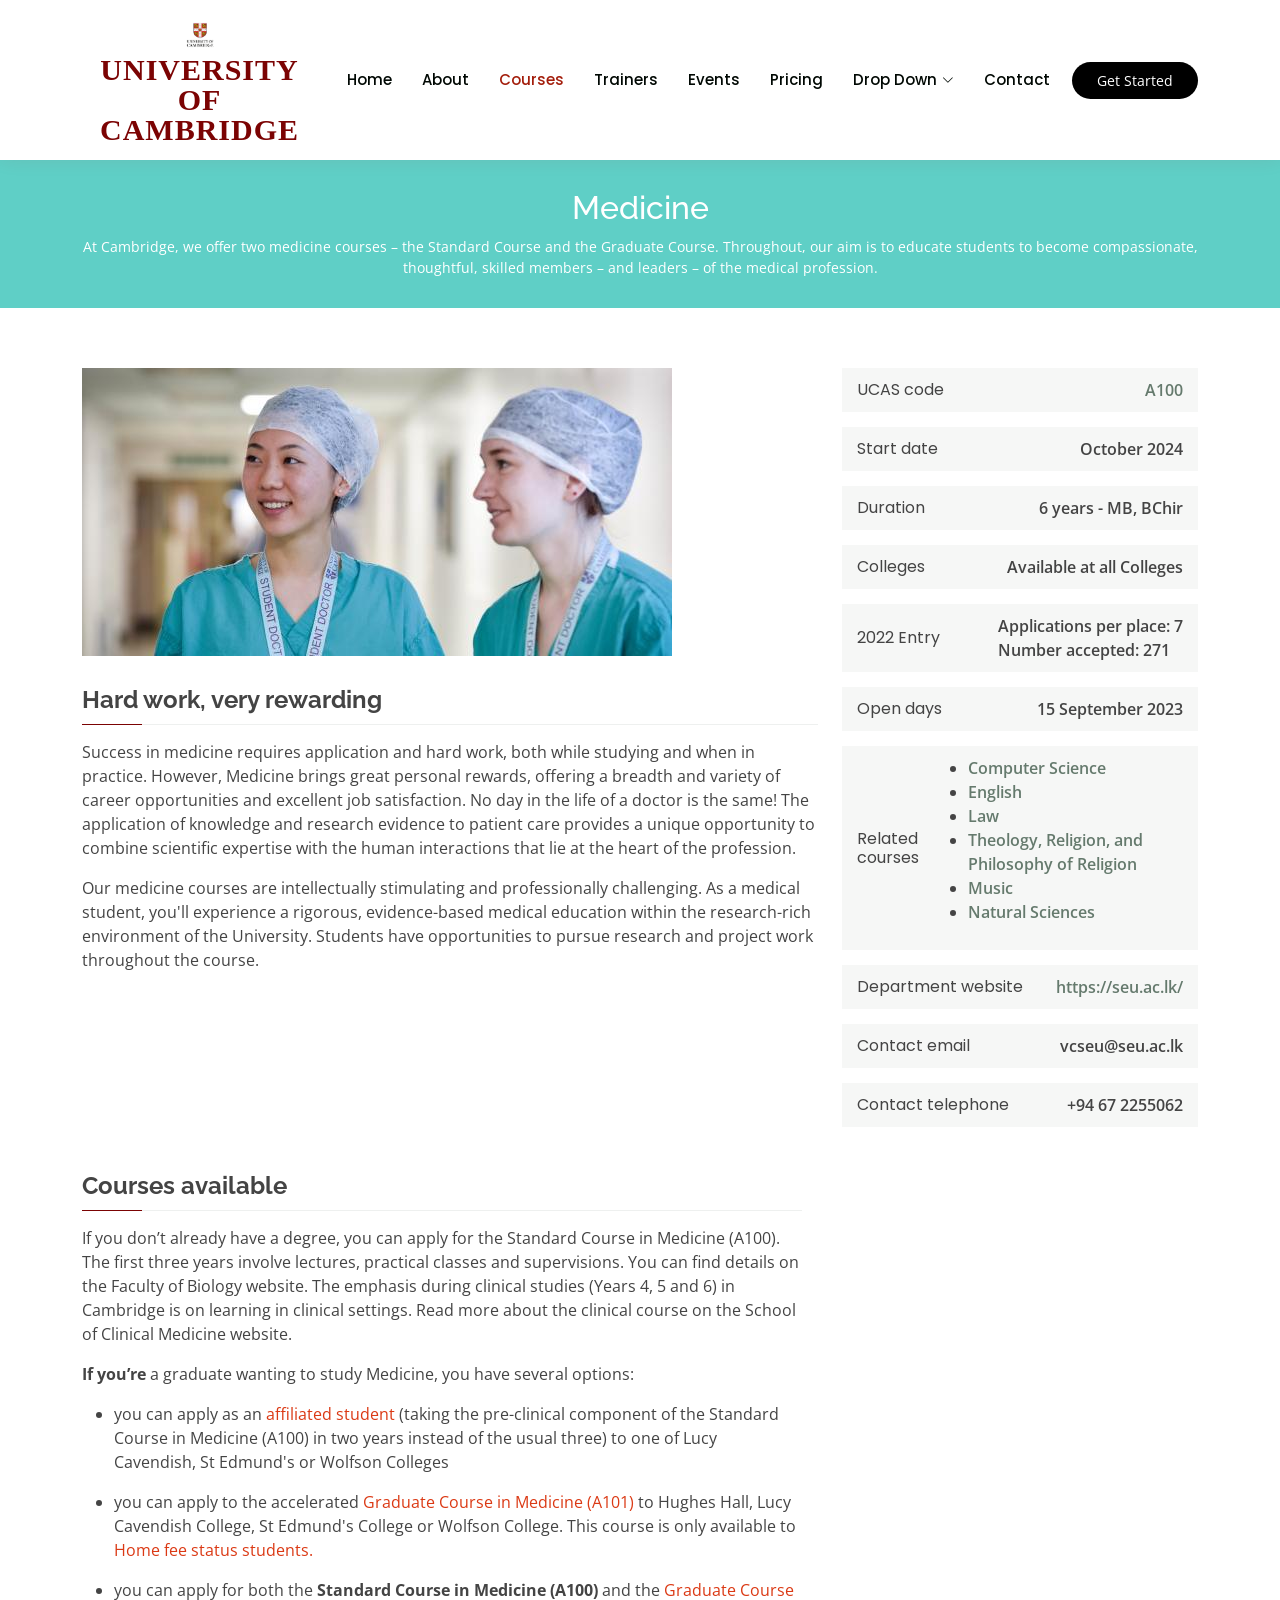
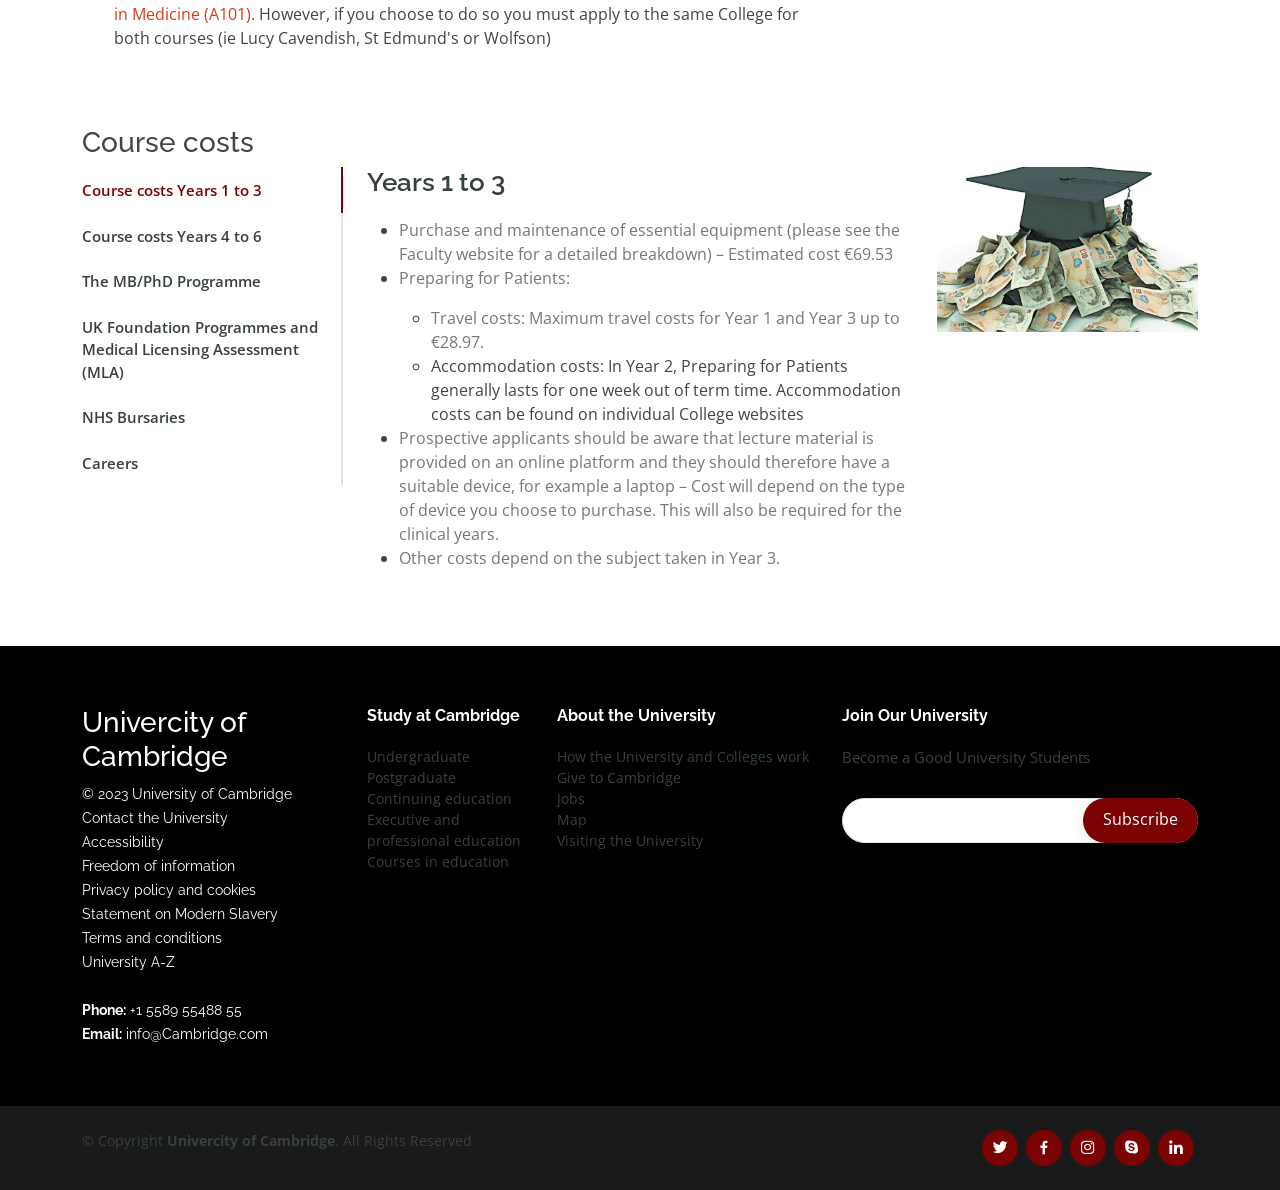
<file: Medicine.html>
<!DOCTYPE html>
<html lang="en">

<head>
  <meta charset="utf-8">
  <meta content="width=device-width, initial-scale=1.0" name="viewport">

  <title>Medicine</title>
  <meta content="" name="description">
  <meta content="" name="keywords">

  <!-- Favicons -->
  <link href="assets/img/cambridge_logo.jpg" rel="icon">
  <link href="assets/img/cambridge_logo.jpg" rel="apple-touch-icon">

  <!-- Google Fonts -->
  <link href="https://fonts.googleapis.com/css?family=Open+Sans:300,300i,400,400i,600,600i,700,700i|Raleway:300,300i,400,400i,500,500i,600,600i,700,700i|Poppins:300,300i,400,400i,500,500i,600,600i,700,700i" rel="stylesheet">

  <!-- Vendor CSS Files -->
  <link href="assets/vendor/animate.css/animate.min.css" rel="stylesheet">
  <link href="assets/vendor/aos/aos.css" rel="stylesheet">
  <link href="assets/vendor/bootstrap/css/bootstrap.min.css" rel="stylesheet">
  <link href="assets/vendor/bootstrap-icons/bootstrap-icons.css" rel="stylesheet">
  <link href="assets/vendor/boxicons/css/boxicons.min.css" rel="stylesheet">
  <link href="assets/vendor/remixicon/remixicon.css" rel="stylesheet">
  <link href="assets/vendor/swiper/swiper-bundle.min.css" rel="stylesheet">

  <!-- Template Main CSS File -->
  <link href="assets/css/style.css" rel="stylesheet">

  <!-- =======================================================
  * Template Name: Mentor
  * Updated: Jul 27 2023 with Bootstrap v5.3.1
  * Template URL: https://bootstrapmade.com/mentor-free-education-bootstrap-theme/
  * Author: BootstrapMade.com
  * License: https://bootstrapmade.com/license/
  ======================================================== -->
</head>

<body>

  <!-- ======= Header ======= -->
  <header id="header" class="fixed-top">
    <div class="container d-flex align-items-center">

      <h1 class="logo me-auto"><a href="index.html"><center><img src="assets/img/cambridge_logo.jpg" style="height:400px; width: ;: 400px;"><br>UNIVERSITY OF <br>
        CAMBRIDGE</a></center></h1>
      <!-- Uncomment below if you prefer to use an image logo -->
      <!-- <a href="index.html" class="logo me-auto"><img src="assets/img/logo.png" alt="" class="img-fluid"></a>-->

      <nav id="navbar" class="navbar order-last order-lg-0">
        <ul>
          <li><a href="index.html">Home</a></li>
          <li><a href="about.html">About</a></li>
          <li><a class="active" href="courses.html">Courses</a></li>
          <li><a href="trainers.html">Trainers</a></li>
          <li><a href="events.html">Events</a></li>
          <li><a href="pricing.html">Pricing</a></li>

          <li class="dropdown"><a href="#"><span>Drop Down</span> <i class="bi bi-chevron-down"></i></a>
            <ul>
              <li><a href="#">Drop Down 1</a></li>
              <li class="dropdown"><a href="#"><span>Deep Drop Down</span> <i class="bi bi-chevron-right"></i></a>
                <ul>
                  <li><a href="#">Deep Drop Down 1</a></li>
                  <li><a href="#">Deep Drop Down 2</a></li>
                  <li><a href="#">Deep Drop Down 3</a></li>
                  <li><a href="#">Deep Drop Down 4</a></li>
                  <li><a href="#">Deep Drop Down 5</a></li>
                </ul>
              </li>
              <li><a href="#">Drop Down 2</a></li>
              <li><a href="#">Drop Down 3</a></li>
              <li><a href="#">Drop Down 4</a></li>
            </ul>
          </li>
          <li><a href="contact.html">Contact</a></li>
        </ul>
        <i class="bi bi-list mobile-nav-toggle"></i>
      </nav><!-- .navbar -->

      <a href="courses.html" class="get-started-btn">Get Started</a>

    </div>
  </header><!-- End Header -->
    <br><br>
  <main id="main">

    <!-- ======= Breadcrumbs ======= -->
    <div class="breadcrumbs" data-aos="fade-in">
      <div class="container">
        <h2><br>Medicine</h2>
        <p>At Cambridge, we offer two medicine courses – the Standard Course and the Graduate Course. Throughout, our aim is to educate students to become compassionate, thoughtful, skilled members – and leaders – of the medical profession. </p>
      </div>
    </div><!-- End Breadcrumbs -->

    <!-- ======= Cource Details Section ======= -->
    <section id="course-details" class="course-details">
      <div class="container" data-aos="fade-up">

        <div class="row">
          <div class="col-lg-8">
            
            <img src="assets\img\course\Medicine.jpg" class="img-fluid" alt="">
            
            <h3>Hard work, very rewarding</h3>
            <p>
              Success in medicine requires application and hard work, both while studying and when in practice. However,
               Medicine brings great personal rewards, offering a breadth and variety of career opportunities and excellent job satisfaction. No day in the life of a doctor is the same! The application of 
              knowledge and research evidence to patient care provides a unique opportunity to combine scientific expertise with the human interactions that lie at the heart of the profession.
            </p>
            <p>
              Our medicine courses are intellectually stimulating and professionally challenging. As a medical student, you'll experience a rigorous, evidence-based medical education within 
              the research-rich environment of the University. Students have opportunities to pursue research and project work throughout the course.
            </p>
          </div>
          




          <div class="col-lg-4">

            <div class="course-info d-flex justify-content-between align-items-center">
              <h5>UCAS code</h5>
              <p><a href="#">A100</a></p>
            </div>

            <div class="course-info d-flex justify-content-between align-items-center">
              <h5>Start date </h5>
              <p>October 2024</p>
            </div>

            <div class="course-info d-flex justify-content-between align-items-center">
              <h5>Duration</h5>
              <p>6 years - MB, BChir</p>
            </div>

            <div class="course-info d-flex justify-content-between align-items-center">
              <h5>Colleges</h5>
              <p>Available at all Colleges</p>
            </div>
            <div class="course-info d-flex justify-content-between align-items-center">
              <h5>2022 Entry</h5>
              <p>Applications per place: 7 <br>Number accepted: 271</p>
              
            </div>
            <div class="course-info d-flex justify-content-between align-items-center">
              <h5>Open days</h5>
              <p>15 September 2023</p>
            </div>
            <div class="course-info d-flex justify-content-between align-items-center">
              <h5>Related courses</h5>
              <ul>
                <li> <a href="Computer-Science.html"><p>Computer Science</p></a></li>
                <li><a href="English.html"><p>English</p></a></li>
                <li> <a href="Law.html"><p>Law</p></a></li>
                <li><a href="Theology.html"><p>Theology, Religion, and Philosophy of Religion</p></a></li>
                <li><a href=""><p>Music</p></a></li>
                <li><a href=""><p>Natural Sciences</p></a></li>
              </ul>         
            </div>
            <div class="course-info d-flex justify-content-between align-items-center">
              <h5>Department website</h5>
              <p><a href="https://seu.ac.lk/">https://seu.ac.lk/</a></p>
            </div>
            <div class="course-info d-flex justify-content-between align-items-center">
              <h5>Contact email</h5>
              <p>vcseu@seu.ac.lk</p>
            </div>
            <div class="course-info d-flex justify-content-between align-items-center">
              <h5>Contact telephone</h5>
              <p>+94 67 2255062 </p>
            </div>

          </div>

          <div class="row">
            <div class="col-lg-8">
              
              
              
              <h3>Courses available</h3>
              <p>If you don’t already have a degree, you can apply for the Standard Course in Medicine (A100). The first three years involve lectures, 
                practical classes and supervisions. You can find details on the Faculty of Biology website. 
                The emphasis during clinical studies (Years 4, 5 and 6) in Cambridge is on learning in clinical settings. Read more about the clinical course on the School of Clinical Medicine website.</p>
              <p>
                <b>If you’re</b> a graduate wanting to study Medicine, you have several options:

              </p>
              <ul>
                <li><p>you can apply as an <a href="https://www.undergraduate.study.cam.ac.uk/applying/mature-students-and-second-undergraduate-degrees/second-undergraduate-degrees">affiliated student</a> (taking the pre-clinical component of the Standard Course in Medicine (A100) in
                   two years instead of the usual three) to one of Lucy Cavendish, St Edmund's or Wolfson Colleges</p></li>
                <li><p>you can apply to the accelerated <a href="https://www.undergraduate.study.cam.ac.uk/courses/medicine-graduate-course">Graduate Course in Medicine (A101) </a>  to Hughes
                   Hall, Lucy Cavendish College, St Edmund's College or Wolfson College. This course is only available to <a href="https://www.undergraduate.study.cam.ac.uk/international-students/international-fees-and-costs/tuition-fee-status">Home fee status students.</a></p></li>
                <li><p>you can apply for both the <b>Standard Course in Medicine (A100)</b> and the <a href="https://www.undergraduate.study.cam.ac.uk/courses/medicine-graduate-course"> Graduate Course in Medicine (A101).</a>
                   However, if you choose to do so you must apply to the same College for both courses (ie Lucy Cavendish, St Edmund's or Wolfson)</p></li>
              </ul>
            </div>
        </div>

      </div>
    </section><!-- End Cource Details Section -->

    <!-- ======= Cource Details Tabs Section ======= -->
  <section id="cource-details-tabs" class="cource-details-tabs">
    <div class="container" data-aos="fade-up">

      <div class="row">
        <h3>Course costs</h3>
        <div class="col-lg-3">
          <ul class="nav nav-tabs flex-column">
            <li class="nav-item">
              <a class="nav-link active show" data-bs-toggle="tab" href="#tab-1">Course costs Years 1 to 3</a>
            </li>
            <li class="nav-item">
              <a class="nav-link" data-bs-toggle="tab" href="#tab-2">Course costs Years 4 to 6</a>
            </li>
            <li class="nav-item">
              <a class="nav-link" data-bs-toggle="tab" href="#tab-3">The MB/PhD Programme</a>
            </li>
            <li class="nav-item">
              <a class="nav-link" data-bs-toggle="tab" href="#tab-4">UK Foundation Programmes and Medical Licensing Assessment (MLA)</a>
            </li>
            <li class="nav-item">
              <a class="nav-link" data-bs-toggle="tab" href="#tab-5">NHS Bursaries</a>
            </li>
            <li class="nav-item">
              <a class="nav-link" data-bs-toggle="tab" href="#tab-6">Careers</a>
            </li>
          </ul>
        </div>
        <div class="col-lg-9 mt-4 mt-lg-0">
          <div class="tab-content">

            <div class="tab-pane active show" id="tab-1">
              <div class="row">
                <div class="col-lg-8 details order-2 order-lg-1">
                  <h3>Years 1 to 3</h3>
                  
                  <ul>
                    <li><p>Purchase and maintenance of essential equipment (please see the Faculty website for a detailed breakdown) – Estimated cost €69.53</p></li>
                    <li><p>Preparing for Patients:</p>
                    
                      <ul>
                        <li><p>Travel costs: Maximum travel costs for Year 1 and Year 3 up to €28.97.</p></li>
                        <li>Accommodation costs: In Year 2, Preparing for Patients generally lasts for one week out of term time. Accommodation costs can be found on individual College websites<p></p></li>
                      </ul>
                    </li>
                    <li><p>Prospective applicants should be aware that lecture material is provided on an online platform and they should therefore have a suitable device, for example a laptop – Cost will depend on the type of device you choose to purchase. This will also be required for the clinical years.</p></li>
                    <li><p>Other costs depend on the subject taken in Year 3.</p></li>
                  </ul>
                </div>
                <div class="col-lg-4 text-center order-1 order-lg-2">
                  <img src="assets\img\course\Tuition_fees.jpg" alt="" class="img-fluid">
                </div>
              </div>
            </div>

            <div class="tab-pane" id="tab-2">
              <div class="row">
                <div class="col-lg-8 details order-2 order-lg-1">
                  <h3>Years 4 to 6 (clinical studies)</h3>
                  
                  <ul>
                    <li><p>Textbooks: Advice is given about suitable clinical textbooks at the start of Year 4 and discounted bundles are available from the University bookshop – Estimated cost €173.83 to €231.78</p></li>
                    <li><p>Stethoscope – Estimated cost €69.53 to €115.89</p>
                    </li>
                    <li><p>Theatre clogs – €11.59 contribution to the cost</p></li>
                    <li><p>Travel to and from regional placements (per year) – one return journey and accommodation covered by Clinical School (estimated cost dependent on frequency of travel).</p></li>
                   <li>
                    <p>All clinical courses include a seven-week elective in Year 5 – students choosing a local elective may incur few additional costs, but students choosing to travel abroad (as most prefer to do) will typically incur costs of around €3476.63 (College and national grants may be available).</p>
                   </li>
                   <li>
                    <p>It is highly recommended that students have a suitable smartphone or tablet device for use during clinical placements</p>
                   </li>
                   <li>
                    <p>Prospective applicants should be aware that lecture material is provided on an online platform and they should therefore have a suitable device, for example a laptop – Cost will depend on the type of device you choose to purchase.</p>
                   </li>
                  </ul>

                  <p>Details about additional course costs during Years 1, 2 and 3 can be found on the <a href="https://www.biology.cam.ac.uk/undergrads/MedST/Prospective/Howtoapply/cost">Faculty of Biology’s website</a> , 
                    and information about additional course costs during the clinical studies (Years 4, 5 and 6) are available on the <a href="https://www.medschl.cam.ac.uk/education/prospective-students/additional-clinical-course-costs/">Clinical School’s website.</a> </p>

                   <p>If you're an international student, you should also refer to the information about <a href="https://www.undergraduate.study.cam.ac.uk/international-students/fees">fees and costs for international students.</a></p> 

                </div>
                <div class="col-lg-4 text-center order-1 order-lg-2">
                  <img src="assets/img/course/Course_costs2.jpeg" alt="" class="img-fluid">
                </div>
              </div>
            </div>

            <div class="tab-pane" id="tab-3">
              <div class="row">
                <div class="col-lg-8 details order-2 order-lg-1">
                  <h3>CThe MB/PhD Programme</h3>
                  <p class="fst-italic">Designed for Standard Course (A100) medical students who are interested in a career in academic medicine, 
                    the MB/PhD Programme intercalates three years of research between years 4 and 5. See the <a href="https://www.medschl.cam.ac.uk/education/courses/mbphd/"> MB/PhD website</a> for more details.</p>
                </div>
                <div class="col-lg-4 text-center order-1 order-lg-2">
                  <img src="assets/img/course/MB_PhD_Programme.jpg" alt="" class="img-fluid">
                </div>
              </div>
            </div>

            <div class="tab-pane" id="tab-4">
              <div class="row">
                <div class="col-lg-8 details order-2 order-lg-1">

                  <h3>UK Foundation Programmes and Medical Licensing Assessment (MLA)</h3>

                  <p class="fst-italic">Graduates are entitled to hold provisional registration with the General Medical Council (GMC) with a licence to practise,
                     subject to demonstrating to the GMC that they are fit to practise (please note this may be subject to change). To apply for full registration as 
                     a doctor, you must satisfactorily complete the first year of a Foundation Programme post and continue to meet fitness to practise requirements. 
                     For more information, visit the <a href="http://www.foundationprogramme.nhs.uk/">UK Foundation Programme website.</a> 
                  </p>
                  <p class="fst-italic">A national MLA, to be taken by students in the final year of Medical School, will be introduced in 2024/25. Further information 
                    can be found at <a href="https://www.gmc-uk.org/education">www.gmc-uk.org/education.</a>.
                 </p>

                </div>
                <div class="col-lg-4 text-center order-1 order-lg-2">
                  <img src="assets/img/course/MLA.webp" alt="" class="img-fluid">
                </div>
              </div>
            </div>
            
            <div class="tab-pane" id="tab-5">
              <div class="row">
                <div class="col-lg-8 details order-2 order-lg-1">
                  <h3>NHS Bursariesa</h3>
                  <p class="fst-italic">NHS Bursaries are currently available for eligible Medicine students from Year 5 of the Standard Course (A100), 
                    or from Year 2 of the Graduate Course (A101). See the <a href="https://www.nhsbsa.nhs.uk/nhs-bursary-students/medical-and-dental-students"> NHS Student Bursaries website </a>for further information.
                  </p>
                </div>
                <div class="col-lg-4 text-center order-1 order-lg-2">
                  <img src="assets/img/course/Advanced-Diploma.webp" alt="" class="img-fluid">
                </div>
              </div>
            </div>

            <div class="tab-pane" id="tab-5">
              <div class="row">
                <div class="col-lg-8 details order-2 order-lg-1">
                  <h3>Advanced Diploma</h3>
                  <p class="fst-italic">The Faculty offers an <a href="https://www.divinity.cam.ac.uk/study-here/diploma">Advanced Diploma </a> for those who haven’t 
                    studied religion at undergraduate level but have a degree in another subject. <a href="faculty-office@divinity.cam.ac.uk">Contact the Faculty Office</a> for more information.
                  </p>
                </div>
                <div class="col-lg-4 text-center order-1 order-lg-2">
                  <img src="assets/img/course/Advanced _Diploma _applications.jpg" alt="" class="img-fluid">
                </div>
              </div>
            </div>
            
            <div class="tab-pane" id="tab-6">
              <div class="row">
                <div class="col-lg-8 details order-2 order-lg-1">
                  <h3>Careers</h3>
                  <p class="fst-italic">We enable students to develop the excellent communication, clinical, interpersonal and professional skills required for good medical practice.
                     Our focus on combining training in the core medical sciences with a broad-based clinical curriculum, 
                    ncompassing primary, community-based and hospital care, prepares our students for a range of careers across general practice, medicine, psychiatry and other specialities.ion.
                  </p>
                </div>
                <div class="col-lg-4 text-center order-1 order-lg-2">
                  <img src="assets/img/course/Careers.jpg" alt="" class="img-fluid">
                </div>
              </div>
            </div>
          </div>
        </div>
      </div>

    </div>
  </section>

  </main><!-- End #main -->

  <!-- ======= Footer ======= -->
  <footer id="footer">

    <div class="footer-top" style="background-color: rgb(0, 0, 0);">
      <div class="container">
        <div class="row">

          <div class="col-lg-3 col-md-6 footer-contact" style="color: white;">
            <h3>Univercity of Cambridge</h3>
            <p>
              © 2023 University of Cambridge <br>
              Contact the University <br>
              Accessibility <br>
              Freedom of information <br>
              Privacy policy and cookies <br>
              Statement on Modern Slavery <br>
              Terms and conditions <br>
              University A-Z <br> <br>
              <strong>Phone:</strong> +1 5589 55488 55<br>
              <strong>Email:</strong> info@Cambridge.com<br>
            </p>
          </div>

          <div class="col-lg-2 col-md-6 footer-links">
            <h4>Study at Cambridge</h4>
            <p>
              Undergraduate <br>
              Postgraduate <br> 
              Continuing education <br> 
              Executive and professional education <br>
              Courses in education <br>
            </p>
          </div>

          <div class="col-lg-3 col-md-6 footer-links">
            <h4>About the University</h4>
            <p>
              How the University and Colleges work <br>
              Give to Cambridge <br>
              Jobs <br>
              Map <br>
              Visiting the University <br>
            </p>
          </div>

          <div class="col-lg-4 col-md-6 footer-newsletter">
            <h4>Join Our University</h4>
            <p>Become a Good University Students</p>
            <form action="" method="post">
              <input type="email" name="email"><input type="submit" value="Subscribe">
            </form>
          </div>

        </div>
      </div>
    </div>

    <div class="container d-md-flex py-4">

      <div class="me-md-auto text-center text-md-start">
        <div class="copyright">
          &copy; Copyright <strong><span>Univercity of Cambridge</span></strong>. All Rights Reserved
        </div>
        <div class="credits">
          <!-- All the links in the footer should remain intact. -->
          <!-- You can delete the links only if you purchased the pro version. -->
          <!-- Licensing information: https://bootstrapmade.com/license/ -->
          <!-- Purchase the pro version with working PHP/AJAX contact form: https://bootstrapmade.com/mentor-free-education-bootstrap-theme/ -->
        </div>
      </div>
      <div class="social-links text-center text-md-right pt-3 pt-md-0">
        <a href="#" class="twitter"><i class="bx bxl-twitter"></i></a>
        <a href="#" class="facebook"><i class="bx bxl-facebook"></i></a>
        <a href="#" class="instagram"><i class="bx bxl-instagram"></i></a>
        <a href="#" class="google-plus"><i class="bx bxl-skype"></i></a>
        <a href="#" class="linkedin"><i class="bx bxl-linkedin"></i></a>
      </div>
    </div>
  </footer><!-- End Footer -->

  <div id="preloader"></div>
  <a href="#" class="back-to-top d-flex align-items-center justify-content-center"><i class="bi bi-arrow-up-short"></i></a>

  <!-- Vendor JS Files -->
  <script src="assets/vendor/purecounter/purecounter_vanilla.js"></script>
  <script src="assets/vendor/aos/aos.js"></script>
  <script src="assets/vendor/bootstrap/js/bootstrap.bundle.min.js"></script>
  <script src="assets/vendor/swiper/swiper-bundle.min.js"></script>
  <script src="assets/vendor/php-email-form/validate.js"></script>

  <!-- Template Main JS File -->
  <script src="assets/js/main.js"></script>

</body>

</html>
</file>
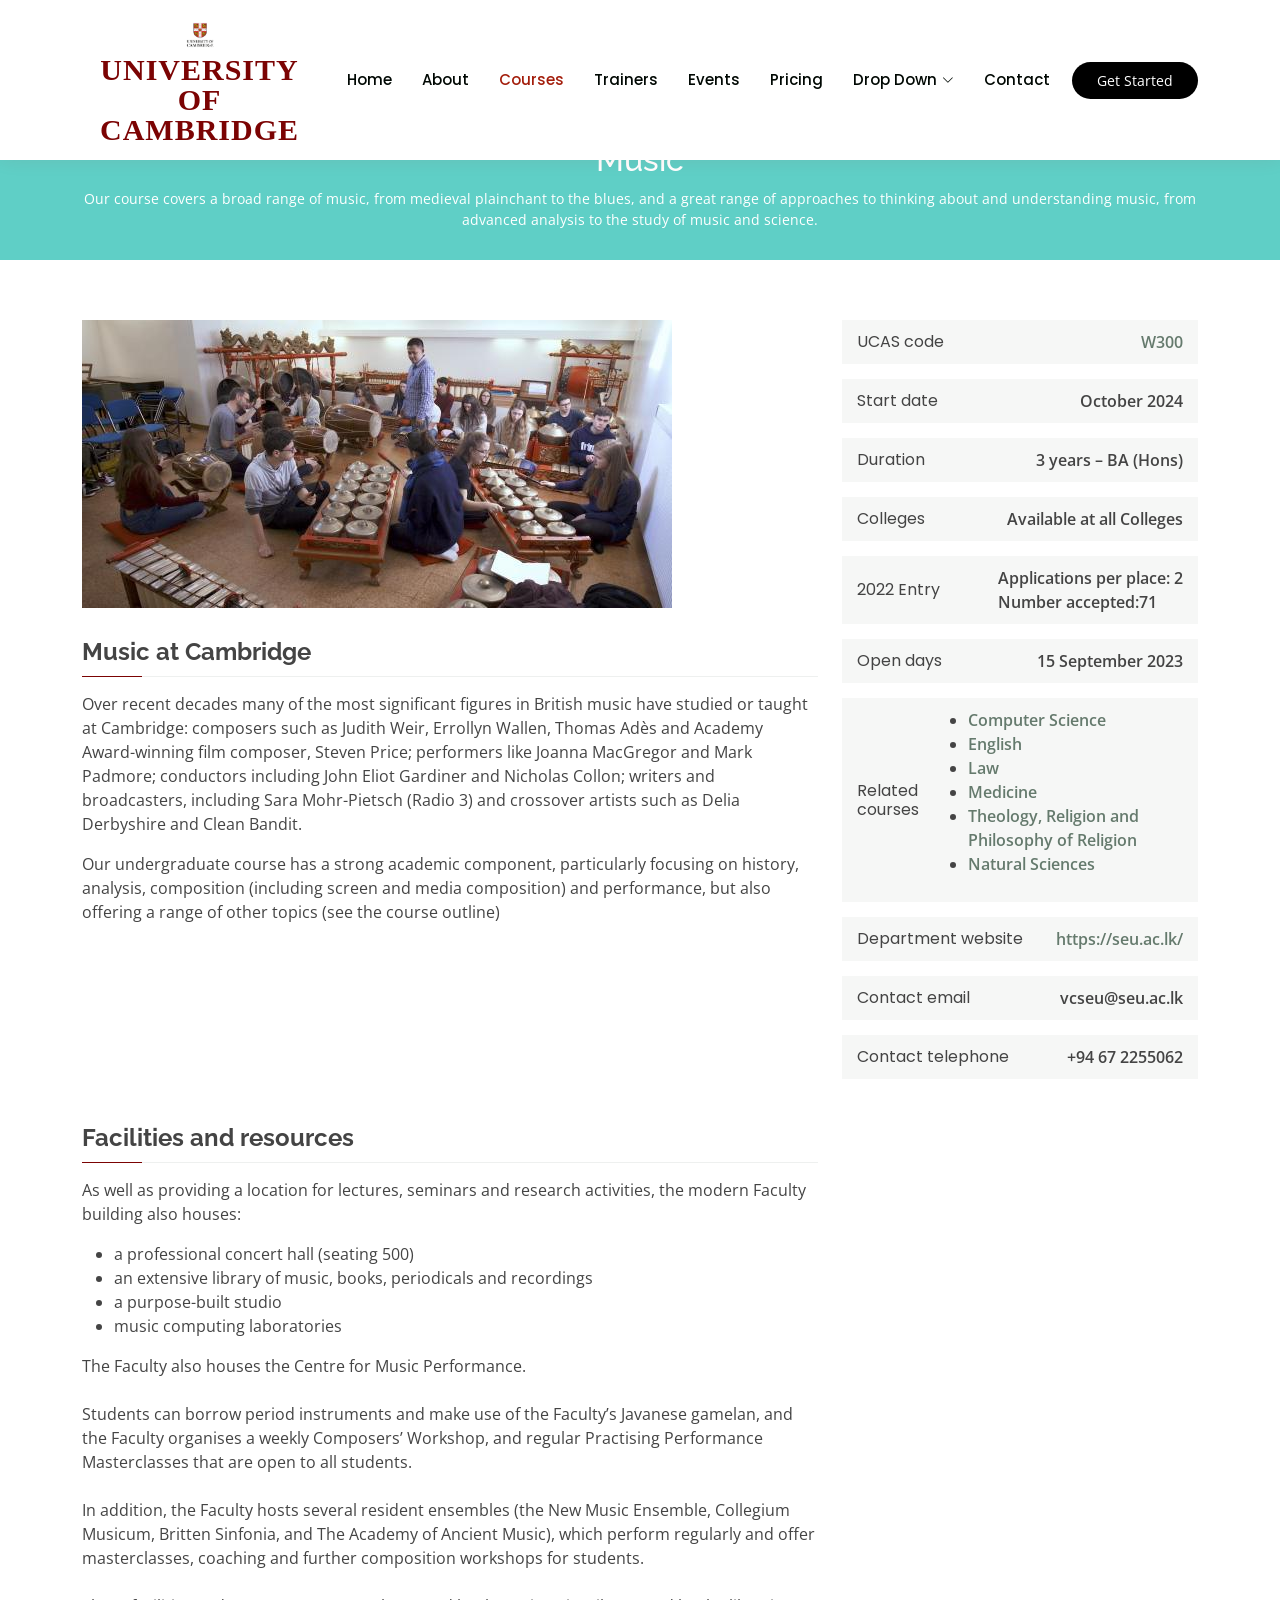
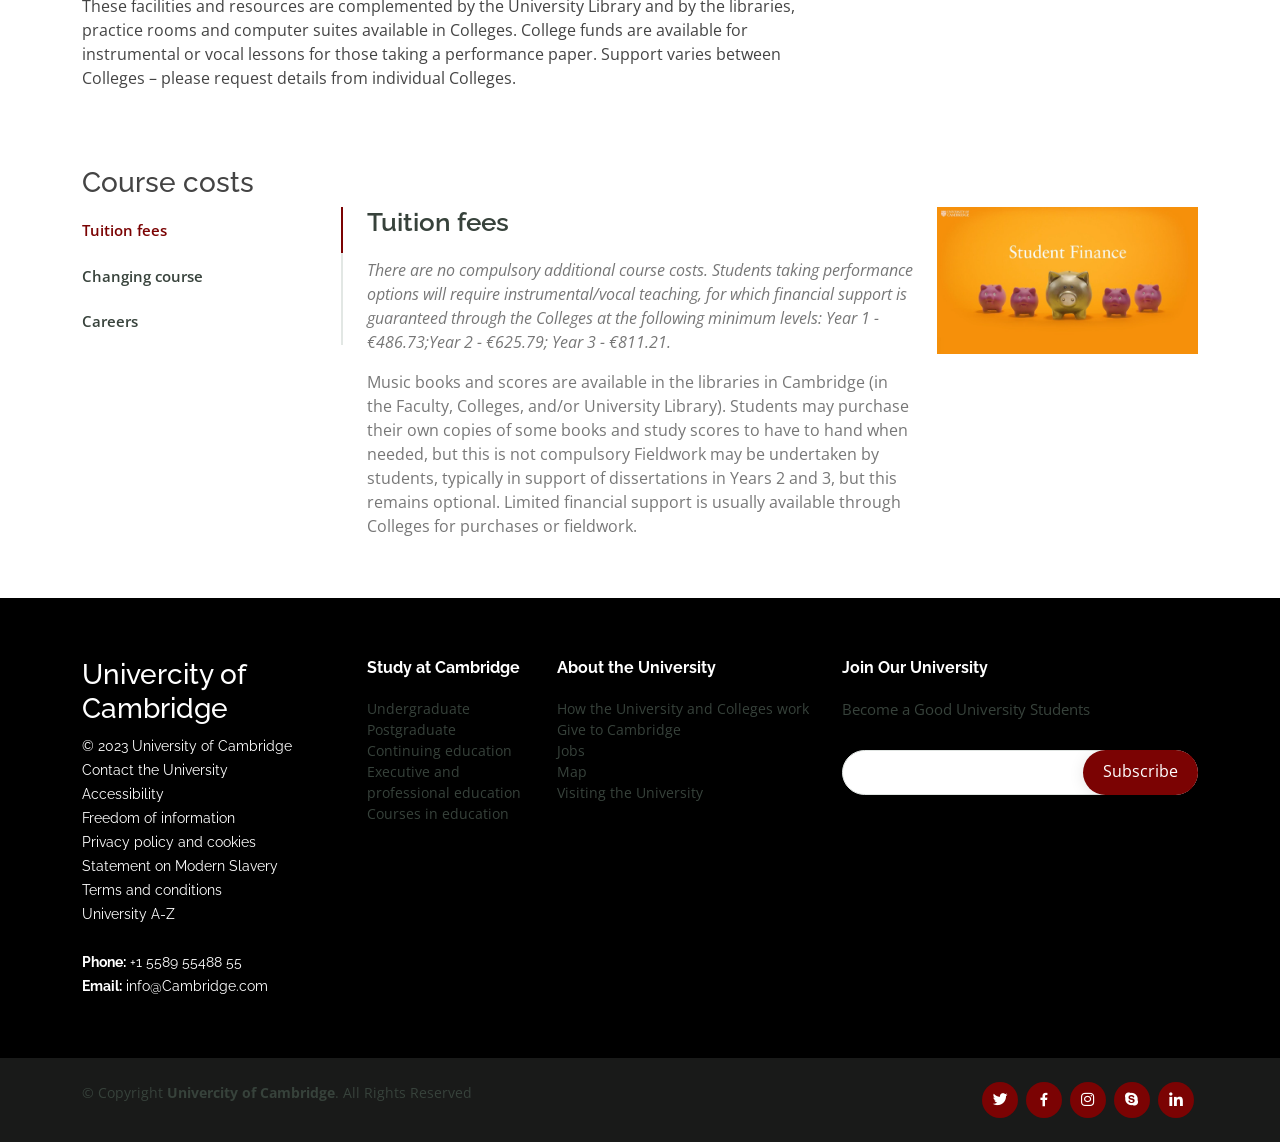
<file: Music.html>
<!DOCTYPE html>
<html lang="en">

<head>
  <meta charset="utf-8">
  <meta content="width=device-width, initial-scale=1.0" name="viewport">

  <title>Music</title>
  <meta content="" name="description">
  <meta content="" name="keywords">

  <!-- Favicons -->
  <link href="assets/img/cambridge_logo.jpg" rel="icon">
  <link href="assets/img/cambridge_logo.jpg" rel="apple-touch-icon">

  <!-- Google Fonts -->
  <link href="https://fonts.googleapis.com/css?family=Open+Sans:300,300i,400,400i,600,600i,700,700i|Raleway:300,300i,400,400i,500,500i,600,600i,700,700i|Poppins:300,300i,400,400i,500,500i,600,600i,700,700i" rel="stylesheet">

  <!-- Vendor CSS Files -->
  <link href="assets/vendor/animate.css/animate.min.css" rel="stylesheet">
  <link href="assets/vendor/aos/aos.css" rel="stylesheet">
  <link href="assets/vendor/bootstrap/css/bootstrap.min.css" rel="stylesheet">
  <link href="assets/vendor/bootstrap-icons/bootstrap-icons.css" rel="stylesheet">
  <link href="assets/vendor/boxicons/css/boxicons.min.css" rel="stylesheet">
  <link href="assets/vendor/remixicon/remixicon.css" rel="stylesheet">
  <link href="assets/vendor/swiper/swiper-bundle.min.css" rel="stylesheet">

  <!-- Template Main CSS File -->
  <link href="assets/css/style.css" rel="stylesheet">

  <!-- =======================================================
  * Template Name: Mentor
  * Updated: Jul 27 2023 with Bootstrap v5.3.1
  * Template URL: https://bootstrapmade.com/mentor-free-education-bootstrap-theme/
  * Author: BootstrapMade.com
  * License: https://bootstrapmade.com/license/
  ======================================================== -->
</head>

<body>

  <!-- ======= Header ======= -->
  <header id="header" class="fixed-top">
    <div class="container d-flex align-items-center">

      <h1 class="logo me-auto"><a href="index.html"><center><img src="assets/img/cambridge_logo.jpg" style="height:400px; width: ;: 400px;"><br>UNIVERSITY OF <br>
        CAMBRIDGE</a></center></h1>
      <!-- Uncomment below if you prefer to use an image logo -->
      <!-- <a href="index.html" class="logo me-auto"><img src="assets/img/logo.png" alt="" class="img-fluid"></a>-->

      <nav id="navbar" class="navbar order-last order-lg-0">
        <ul>
          <li><a href="index.html">Home</a></li>
          <li><a href="about.html">About</a></li>
          <li><a class="active" href="courses.html">Courses</a></li>
          <li><a href="trainers.html">Trainers</a></li>
          <li><a href="events.html">Events</a></li>
          <li><a href="pricing.html">Pricing</a></li>

          <li class="dropdown"><a href="#"><span>Drop Down</span> <i class="bi bi-chevron-down"></i></a>
            <ul>
              <li><a href="#">Drop Down 1</a></li>
              <li class="dropdown"><a href="#"><span>Deep Drop Down</span> <i class="bi bi-chevron-right"></i></a>
                <ul>
                  <li><a href="#">Deep Drop Down 1</a></li>
                  <li><a href="#">Deep Drop Down 2</a></li>
                  <li><a href="#">Deep Drop Down 3</a></li>
                  <li><a href="#">Deep Drop Down 4</a></li>
                  <li><a href="#">Deep Drop Down 5</a></li>
                </ul>
              </li>
              <li><a href="#">Drop Down 2</a></li>
              <li><a href="#">Drop Down 3</a></li>
              <li><a href="#">Drop Down 4</a></li>
            </ul>
          </li>
          <li><a href="contact.html">Contact</a></li>
        </ul>
        <i class="bi bi-list mobile-nav-toggle"></i>
      </nav><!-- .navbar -->

      <a href="courses.html" class="get-started-btn">Get Started</a>

    </div>
  </header><!-- End Header -->

  <main id="main">

    <!-- ======= Breadcrumbs ======= -->
    <div class="breadcrumbs" data-aos="fade-in">
      <div class="container">
        <h2><br>Music</h2>
        <p>Our course covers a broad range of music, from medieval plainchant to the blues, and a great range of approaches to thinking about and understanding music, from advanced analysis to the study of music and science. </p>
      </div>
    </div><!-- End Breadcrumbs -->

    <!-- ======= Cource Details Section ======= -->
    <section id="course-details" class="course-details">
      <div class="container" data-aos="fade-up">

        <div class="row">
          <div class="col-lg-8">
            <img src="assets/img/course/Music.jpg" class="img-fluid" alt="">
            <h3>Music at Cambridge</h3>
            <p>
              Over recent decades many of the most significant figures in British music have studied or taught at Cambridge: composers such as Judith Weir, Errollyn Wallen, 
              Thomas Adès and Academy Award-winning film composer, Steven Price; performers like Joanna MacGregor and Mark Padmore; conductors including John Eliot Gardiner and
               Nicholas Collon; writers and broadcasters, including Sara Mohr-Pietsch (Radio 3) and crossover artists such as Delia Derbyshire and Clean Bandit.
            </p>
            <p>
              Our undergraduate course has a strong academic component, particularly focusing on history, analysis, composition (including screen and media composition) 
              and performance, but also offering a range of other topics (see the course outline)
            </p>
          </div>
          <div class="col-lg-4">

            <div class="course-info d-flex justify-content-between align-items-center">
              <h5>UCAS code</h5>
              <p><a href="#">W300</a></p>
            </div>

            <div class="course-info d-flex justify-content-between align-items-center">
              <h5>Start date </h5>
              <p>October 2024</p>
            </div>

            <div class="course-info d-flex justify-content-between align-items-center">
              <h5>Duration</h5>
              <p>3 years – BA (Hons)</p>
            </div>

            <div class="course-info d-flex justify-content-between align-items-center">
              <h5>Colleges</h5>
              <p>Available at all Colleges</p>
            </div>
            <div class="course-info d-flex justify-content-between align-items-center">
              <h5>2022 Entry</h5>
              <p>Applications per place: 2 <br>Number accepted:71</p>
              
            </div>
            <div class="course-info d-flex justify-content-between align-items-center">
              <h5>Open days</h5>
              <p>15 September 2023</p>
            </div>
            <div class="course-info d-flex justify-content-between align-items-center">
              <h5>Related courses</h5>
              <ul>
                <li> <a href="Computer-Science.html"><p>Computer Science</p></a></li>
                <li><a href="English.html"><p>English</p></a></li>
                <li> <a href="Law.html"><p>Law</p></a></li>
                <li><a href="Medicine.html"><p>Medicine</p></a></li>
                <li> <a href="Theology.html"><p>Theology, Religion and Philosophy of Religion</p></a></li>
                <li><a href="Music.html"><p>Natural Sciences</p></a></li>
              </ul>         
            </div>
            <div class="course-info d-flex justify-content-between align-items-center">
              <h5>Department website</h5>
              <p><a href="https://seu.ac.lk/">https://seu.ac.lk/</a></p>
            </div>
            <div class="course-info d-flex justify-content-between align-items-center">
              <h5>Contact email</h5>
              <p>vcseu@seu.ac.lk</p>
            </div>
            <div class="course-info d-flex justify-content-between align-items-center">
              <h5>Contact telephone</h5>
              <p>+94 67 2255062 </p>
            </div>

          </div>
          <div class="col-lg-8">
           
            <h3>Facilities and resources</h3>
            <p>
              As well as providing a location for lectures, seminars and research activities, the modern Faculty building also houses:
            </p>
            <ul>
              <li>a professional concert hall (seating 500)</li>
              <li>an extensive library of music, books, periodicals and recordings</li>
              <li>a purpose-built studio</li>
              <li>music computing laboratories</li>
            </ul>
            <p>
              The Faculty also houses the Centre for Music Performance. <br><br>
              Students can borrow period instruments and make use of the Faculty’s Javanese gamelan, and the Faculty organises a weekly Composers’ Workshop, and regular Practising Performance Masterclasses that are open to all students. <br><br>
              In addition, the Faculty hosts several resident ensembles (the New Music Ensemble, Collegium Musicum, Britten Sinfonia, and The Academy of Ancient Music), which perform regularly and offer masterclasses, coaching and further composition workshops for students. <br><br>
              These facilities and resources are complemented by the University Library and by the libraries, practice rooms and computer suites available in Colleges. College funds are available for instrumental or vocal lessons for those taking a performance paper. Support varies between Colleges – please request details from individual Colleges.
            </p>
          </div>
        </div>

      </div>
    </section><!-- End Cource Details Section -->

   <!-- ======= Cource Details Tabs Section ======= -->
   <section id="cource-details-tabs" class="cource-details-tabs">
    <div class="container" data-aos="fade-up">

      <div class="row">
        <h3>Course costs</h3>
        <div class="col-lg-3">
          <ul class="nav nav-tabs flex-column">
            <li class="nav-item">
              <a class="nav-link active show" data-bs-toggle="tab" href="#tab-1">Tuition fees</a>
            </li>
           
            <li class="nav-item">
              <a class="nav-link" data-bs-toggle="tab" href="#tab-2">Changing course</a>
            </li>
            <li class="nav-item">
              <a class="nav-link" data-bs-toggle="tab" href="#tab-3">Careers</a>
            </li>
          </ul>
        </div>
        <div class="col-lg-9 mt-4 mt-lg-0">
          <div class="tab-content">

            <div class="tab-pane active show" id="tab-1">
              <div class="row">
                <div class="col-lg-8 details order-2 order-lg-1">
                  <h3>Tuition fees</h3>
                  <p class="fst-italic">There are no compulsory additional course costs. Students taking performance options will require instrumental/vocal teaching, for which financial support is guaranteed through the Colleges at the following minimum levels: Year 1 - €486.73;Year 2 - €625.79; Year 3 - €811.21.</p>
                  <p>Music books and scores are available in the libraries in Cambridge (in the Faculty, Colleges, and/or University Library). Students may purchase their own copies of some books and study scores to have to hand when needed, but this is not compulsory Fieldwork may be undertaken by students, typically in support of dissertations in Years 2 and 3, but this remains optional. Limited financial support is usually available through Colleges for purchases or fieldwork.</p>
                 
                </div>
                <div class="col-lg-4 text-center order-1 order-lg-2">
                  <img src="assets\img\course\Tuition_fees_2.jpg" alt="" class="img-fluid">
                </div>
              </div>
            </div>


            <div class="tab-pane" id="tab-2">
              <div class="row">
                <div class="col-lg-8 details order-2 order-lg-1">
                  <h3>Changing course</h3>
                  <p class="fst-italic">Though it is possible to take another subject after either one or two years of studying Music, transfer into Part IB or II of the Tripos is unusual and subject to satisfaction of the Faculty Board of Music that the requisite skills in Music have been obtained.</p>

                     <p class="fst-italic">To be able to change course, you need the agreement of your College that any change is in your educational interests, and you 
                      must have the necessary background in the subject to which you wish to change – in some cases you may be required to undertake some catch-up work or 
                      take up the new course from the start/an earlier year. If you think you may wish to change course, we encourage you
                       to contact a <a href="https://www.undergraduate.study.cam.ac.uk/colleges/college-contacts">College admissions office </a> for advice. You should also consider if/how changing course may affect any financial support arrangements..</p>
                  
                </div>
                <div class="col-lg-4 text-center order-1 order-lg-2">
                  <img src="assets/img/course/Changing_course 3.jpg" alt="" class="img-fluid">
                </div>
              </div>
            </div>

            <div class="tab-pane" id="tab-3">
              <div class="row">
                <div class="col-lg-8 details order-2 order-lg-1">
                  <h3>Careers</h3>
                  <p class="fst-italic">Music graduates are extremely attractive to employers and can follow a career in a wide range of fields thanks to the transferable skills they 
                    acquire on our course. In recent years, graduates have pursued successful careers in publishing and the media, academia, arts administration, banking, law, public 
                    service and the charity sector.
                  </p>
                  <p class="fst-italic">Many of our students do enter the music profession in one guise or another. Recent graduates include pianist Tom Poster, Royal Harpist Anne Denholm,
                     composer Cheryl Frances-Hoad, jazz musician Misha Mullov-Abbado, and record producer and audio engineer Myles Eastwood.
                  </p>
                </div>
                <div class="col-lg-4 text-center order-1 order-lg-2">
                  <img src="assets/img/course/Careers_2.jpeg" alt="" class="img-fluid">
                </div>
              </div>
            </div>

          </div>
        </div>
      </div>

    </div>
  </section><!-- End Cource Details Tabs Section -->

  </main><!-- End #main -->

  <!-- ======= Footer ======= -->
  <footer id="footer">

    <div class="footer-top" style="background-color: rgb(0, 0, 0);">
      <div class="container">
        <div class="row">

          <div class="col-lg-3 col-md-6 footer-contact" style="color: white;">
            <h3>Univercity of Cambridge</h3>
            <p>
              © 2023 University of Cambridge <br>
              Contact the University <br>
              Accessibility <br>
              Freedom of information <br>
              Privacy policy and cookies <br>
              Statement on Modern Slavery <br>
              Terms and conditions <br>
              University A-Z <br> <br>
              <strong>Phone:</strong> +1 5589 55488 55<br>
              <strong>Email:</strong> info@Cambridge.com<br>
            </p>
          </div>

          <div class="col-lg-2 col-md-6 footer-links">
            <h4>Study at Cambridge</h4>
            <p>
              Undergraduate <br>
              Postgraduate <br> 
              Continuing education <br> 
              Executive and professional education <br>
              Courses in education <br>
            </p>
          </div>

          <div class="col-lg-3 col-md-6 footer-links">
            <h4>About the University</h4>
            <p>
              How the University and Colleges work <br>
              Give to Cambridge <br>
              Jobs <br>
              Map <br>
              Visiting the University <br>
            </p>
          </div>

          <div class="col-lg-4 col-md-6 footer-newsletter">
            <h4>Join Our University</h4>
            <p>Become a Good University Students</p>
            <form action="" method="post">
              <input type="email" name="email"><input type="submit" value="Subscribe">
            </form>
          </div>

        </div>
      </div>
    </div>

    <div class="container d-md-flex py-4">

      <div class="me-md-auto text-center text-md-start">
        <div class="copyright">
          &copy; Copyright <strong><span>Univercity of Cambridge</span></strong>. All Rights Reserved
        </div>
        <div class="credits">
          <!-- All the links in the footer should remain intact. -->
          <!-- You can delete the links only if you purchased the pro version. -->
          <!-- Licensing information: https://bootstrapmade.com/license/ -->
          <!-- Purchase the pro version with working PHP/AJAX contact form: https://bootstrapmade.com/mentor-free-education-bootstrap-theme/ -->
        </div>
      </div>
      <div class="social-links text-center text-md-right pt-3 pt-md-0">
        <a href="#" class="twitter"><i class="bx bxl-twitter"></i></a>
        <a href="#" class="facebook"><i class="bx bxl-facebook"></i></a>
        <a href="#" class="instagram"><i class="bx bxl-instagram"></i></a>
        <a href="#" class="google-plus"><i class="bx bxl-skype"></i></a>
        <a href="#" class="linkedin"><i class="bx bxl-linkedin"></i></a>
      </div>
    </div>
  </footer><!-- End Footer -->

  <div id="preloader"></div>
  <a href="#" class="back-to-top d-flex align-items-center justify-content-center"><i class="bi bi-arrow-up-short"></i></a>

  <!-- Vendor JS Files -->
  <script src="assets/vendor/purecounter/purecounter_vanilla.js"></script>
  <script src="assets/vendor/aos/aos.js"></script>
  <script src="assets/vendor/bootstrap/js/bootstrap.bundle.min.js"></script>
  <script src="assets/vendor/swiper/swiper-bundle.min.js"></script>
  <script src="assets/vendor/php-email-form/validate.js"></script>

  <!-- Template Main JS File -->
  <script src="assets/js/main.js"></script>

</body>

</html>
</file>
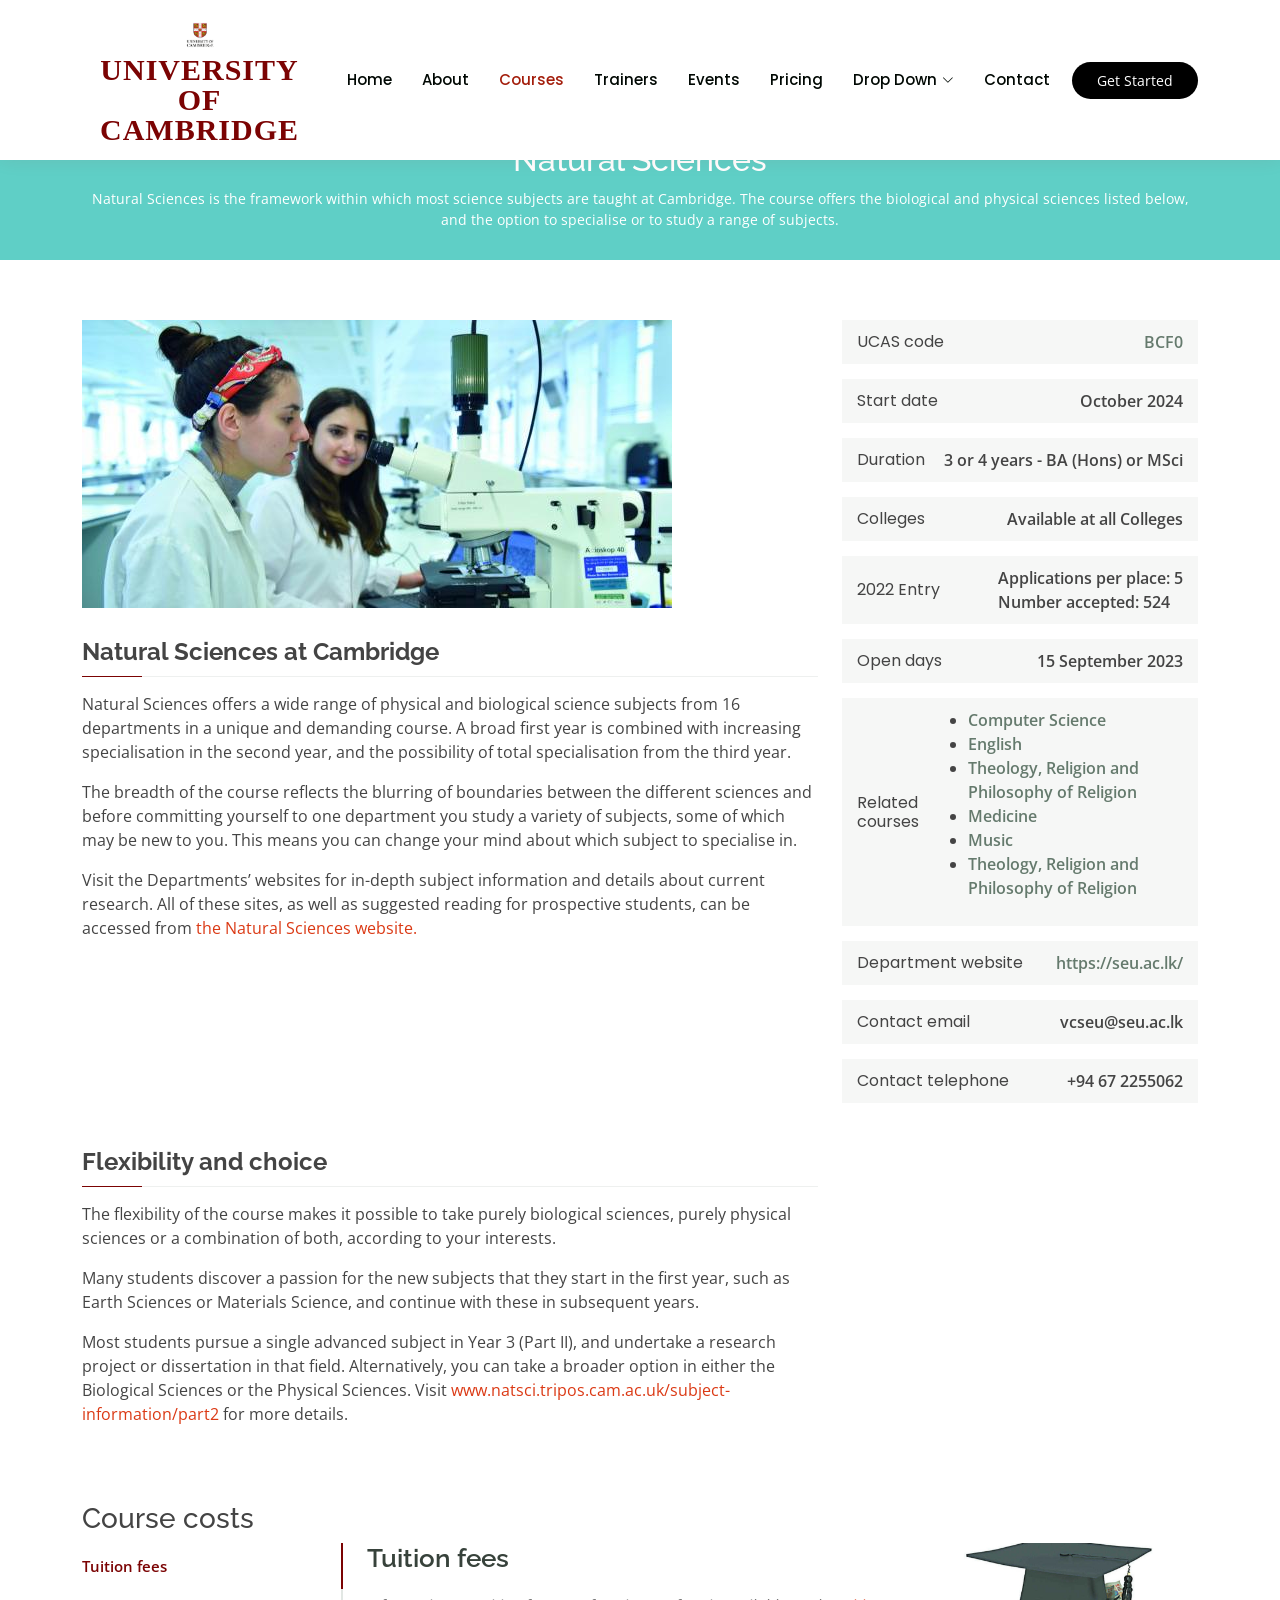
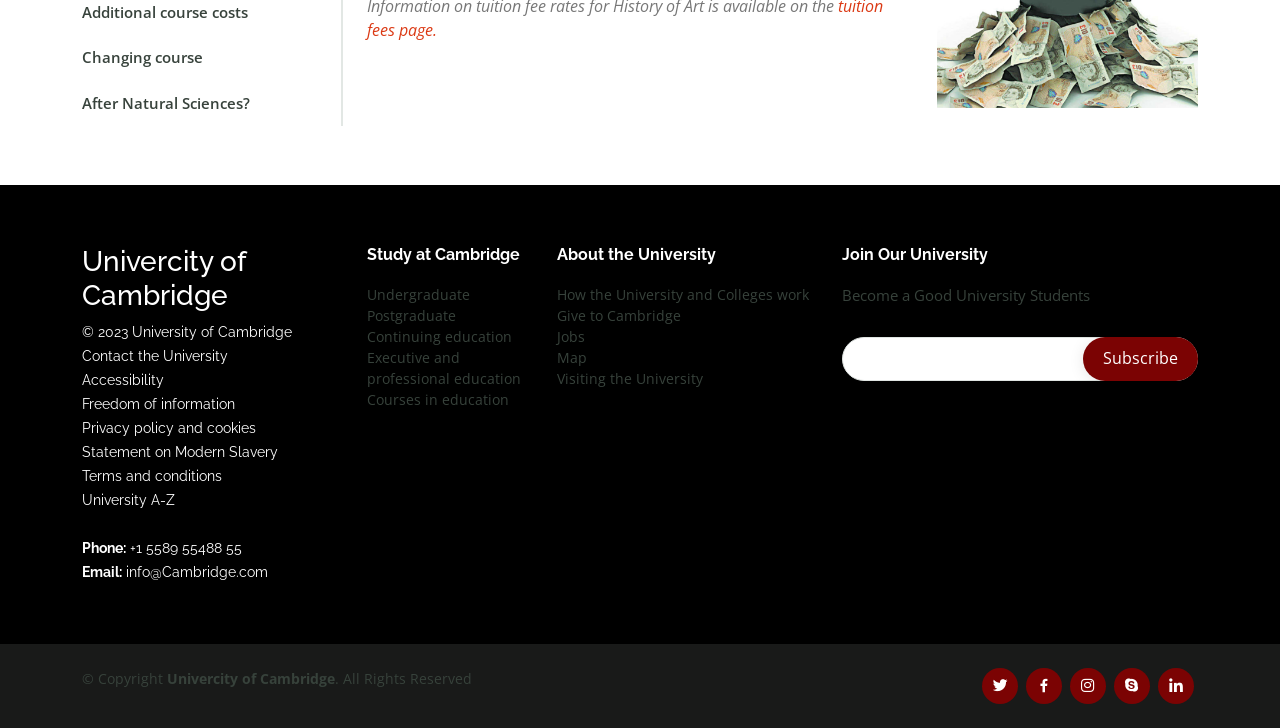
<file: Natural-Sciences.html>
<!DOCTYPE html>
<html lang="en">

<head>
  <meta charset="utf-8">
  <meta content="width=device-width, initial-scale=1.0" name="viewport">

  <title>Natural Sciences</title>
  <meta content="" name="description">
  <meta content="" name="keywords">

  <!-- Favicons -->
  <link href="assets/img/cambridge_logo.jpg" rel="icon">
  <link href="assets/img/cambridge_logo.jpg" rel="apple-touch-icon">

  <!-- Google Fonts -->
  <link href="https://fonts.googleapis.com/css?family=Open+Sans:300,300i,400,400i,600,600i,700,700i|Raleway:300,300i,400,400i,500,500i,600,600i,700,700i|Poppins:300,300i,400,400i,500,500i,600,600i,700,700i" rel="stylesheet">

  <!-- Vendor CSS Files -->
  <link href="assets/vendor/animate.css/animate.min.css" rel="stylesheet">
  <link href="assets/vendor/aos/aos.css" rel="stylesheet">
  <link href="assets/vendor/bootstrap/css/bootstrap.min.css" rel="stylesheet">
  <link href="assets/vendor/bootstrap-icons/bootstrap-icons.css" rel="stylesheet">
  <link href="assets/vendor/boxicons/css/boxicons.min.css" rel="stylesheet">
  <link href="assets/vendor/remixicon/remixicon.css" rel="stylesheet">
  <link href="assets/vendor/swiper/swiper-bundle.min.css" rel="stylesheet">

  <!-- Template Main CSS File -->
  <link href="assets/css/style.css" rel="stylesheet">

  <!-- =======================================================
  * Template Name: Mentor
  * Updated: Jul 27 2023 with Bootstrap v5.3.1
  * Template URL: https://bootstrapmade.com/mentor-free-education-bootstrap-theme/
  * Author: BootstrapMade.com
  * License: https://bootstrapmade.com/license/
  ======================================================== -->
</head>

<body>

  <!-- ======= Header ======= -->
  <header id="header" class="fixed-top">
    <div class="container d-flex align-items-center">

      <h1 class="logo me-auto"><a href="index.html"><center><img src="assets/img/cambridge_logo.jpg" style="height:400px; width: ;: 400px;"><br>UNIVERSITY OF <br>
        CAMBRIDGE</a></center></h1>
      <!-- Uncomment below if you prefer to use an image logo -->
      <!-- <a href="index.html" class="logo me-auto"><img src="assets/img/logo.png" alt="" class="img-fluid"></a>-->

      <nav id="navbar" class="navbar order-last order-lg-0">
        <ul>
          <li><a href="index.html">Home</a></li>
          <li><a href="about.html">About</a></li>
          <li><a class="active" href="courses.html">Courses</a></li>
          <li><a href="trainers.html">Trainers</a></li>
          <li><a href="events.html">Events</a></li>
          <li><a href="pricing.html">Pricing</a></li>

          <li class="dropdown"><a href="#"><span>Drop Down</span> <i class="bi bi-chevron-down"></i></a>
            <ul>
              <li><a href="#">Drop Down 1</a></li>
              <li class="dropdown"><a href="#"><span>Deep Drop Down</span> <i class="bi bi-chevron-right"></i></a>
                <ul>
                  <li><a href="#">Deep Drop Down 1</a></li>
                  <li><a href="#">Deep Drop Down 2</a></li>
                  <li><a href="#">Deep Drop Down 3</a></li>
                  <li><a href="#">Deep Drop Down 4</a></li>
                  <li><a href="#">Deep Drop Down 5</a></li>
                </ul>
              </li>
              <li><a href="#">Drop Down 2</a></li>
              <li><a href="#">Drop Down 3</a></li>
              <li><a href="#">Drop Down 4</a></li>
            </ul>
          </li>
          <li><a href="contact.html">Contact</a></li>
        </ul>
        <i class="bi bi-list mobile-nav-toggle"></i>
      </nav><!-- .navbar -->

      <a href="courses.html" class="get-started-btn">Get Started</a>

    </div>
  </header><!-- End Header -->

  <main id="main">

    <!-- ======= Breadcrumbs ======= -->
    <div class="breadcrumbs" data-aos="fade-in">
      <div class="container">
        <h2><br>Natural Sciences</h2>
        <p>Natural Sciences is the framework within which most science subjects are taught at Cambridge. The course offers the biological and physical sciences listed below, and the option to specialise or to study a range of subjects. </p>
      </div>
    </div><!-- End Breadcrumbs -->

    <!-- ======= Cource Details Section ======= -->
    <section id="course-details" class="course-details">
      <div class="container" data-aos="fade-up">

        <div class="row">
          <div class="col-lg-8">
            <img src="assets/img/course/Natural-Sciences.jpg" class="img-fluid" alt="">
            <h3>Natural Sciences at Cambridge</h3>
            <p>
              Natural Sciences offers a wide range of physical and biological science subjects from 16 departments in a unique and demanding course. A broad 
              first year is combined with increasing specialisation in the second year, and the possibility of total specialisation from the third year.
            </p>
            <p>
              The breadth of the course reflects the blurring of boundaries between the different sciences and before committing yourself to one department 
              you study a variety of subjects, some of which may be new to you. This means you can change your mind about which subject to specialise in.
            </p>
            <p>
              Visit the Departments’ websites for in-depth subject information and details about current research. All of these sites, as well as suggested
               reading for prospective students, can be accessed from <a href="https://www.natsci.tripos.cam.ac.uk/"> the Natural Sciences website.</a>
            </p>
          </div>
          <div class="col-lg-4">
            <div class="course-info d-flex justify-content-between align-items-center">
              <h5>UCAS code</h5>
              <p><a href="#">BCF0</a></p>
            </div>

            <div class="course-info d-flex justify-content-between align-items-center">
              <h5>Start date </h5>
              <p>October 2024</p>
            </div>

            <div class="course-info d-flex justify-content-between align-items-center">
              <h5>Duration</h5>
              <p>3 or 4 years - BA (Hons) or MSci</p>
            </div>

            <div class="course-info d-flex justify-content-between align-items-center">
              <h5>Colleges</h5>
              <p>Available at all Colleges</p>
            </div>
            <div class="course-info d-flex justify-content-between align-items-center">
              <h5>2022 Entry</h5>
              <p>Applications per place: 5 <br>Number accepted: 524</p>
              
            </div>
            <div class="course-info d-flex justify-content-between align-items-center">
              <h5>Open days</h5>
              <p>15 September 2023</p>
            </div>
            <div class="course-info d-flex justify-content-between align-items-center">
              <h5>Related courses</h5>
              <ul>
                <li> <a href="Computer-Science.html"><p>Computer Science</p></a></li>
                <li><a href="English.html"><p>English</p></a></li>
                <li> <a href="Theology.html"><p>Theology, Religion and Philosophy of Religion</p></a></li>
                <li><a href="Medicine.html"><p>Medicine</p></a></li>
                <li><a href="Music.html"><p>Music</p></a></li>
                <li> <a href="Theology.html"><p>Theology, Religion and Philosophy of Religion</p></a></li>
              </ul>         
            </div>
            <div class="course-info d-flex justify-content-between align-items-center">
              <h5>Department website</h5>
              <p><a href="https://seu.ac.lk/">https://seu.ac.lk/</a></p>
            </div>
            <div class="course-info d-flex justify-content-between align-items-center">
              <h5>Contact email</h5>
              <p>vcseu@seu.ac.lk</p>
            </div>
            <div class="course-info d-flex justify-content-between align-items-center">
              <h5>Contact telephone</h5>
              <p>+94 67 2255062 </p>
            </div>

          </div>
          <div class="col-lg-8">
            <h3>Flexibility and choice</h3>
            <p>
              The flexibility of the course makes it possible to take purely biological sciences, purely physical sciences or a combination of both, according to your interests.
            </p>
            <p>
              Many students discover a passion for the new subjects that they start in the first year, such as Earth Sciences or Materials Science, and continue with these in subsequent years.
            </p>
            <p>
              Most students pursue a single advanced subject in Year 3 (Part II), and undertake a research project or dissertation in that field. Alternatively, you can take a broader option in 
              either the Biological Sciences or the Physical Sciences. Visit <a href="https://www.natsci.tripos.cam.ac.uk/subject-information/part2">www.natsci.tripos.cam.ac.uk/subject-information/part2 </a> for more details.
            </p>
          </div>
        </div>

      </div>
    </section><!-- End Cource Details Section -->

   <!-- ======= Cource Details Tabs Section ======= -->
   <section id="cource-details-tabs" class="cource-details-tabs">
    <div class="container" data-aos="fade-up">

      <div class="row">
        <h3>Course costs</h3>
        <div class="col-lg-3">
          <ul class="nav nav-tabs flex-column">
            <li class="nav-item">
              <a class="nav-link active show" data-bs-toggle="tab" href="#tab-1">Tuition fees</a>
            </li>
            <li class="nav-item">
              <a class="nav-link" data-bs-toggle="tab" href="#tab-2">Additional course costs</a>
            </li>
            <li class="nav-item">
              <a class="nav-link" data-bs-toggle="tab" href="#tab-3">Changing course</a>
            </li>
            <li class="nav-item">
              <a class="nav-link" data-bs-toggle="tab" href="#tab-4">After Natural Sciences?</a>
            </li>
          </ul>
        </div>
        <div class="col-lg-9 mt-4 mt-lg-0">
          <div class="tab-content">

            <div class="tab-pane active show" id="tab-1">
              <div class="row">
                <div class="col-lg-8 details order-2 order-lg-1">
                  <h3>Tuition fees</h3>
                  <p class="fst-italic">Information on tuition fee rates for History of Art is available on the <a href="https://www.undergraduate.study.cam.ac.uk/fees-and-finance/tuition-fees">tuition fees page.</a> </p>
                 
                </div>
                <div class="col-lg-4 text-center order-1 order-lg-2">
                  <img src="assets\img\course\Tuition_fees.jpg" alt="" class="img-fluid">
                </div>
              </div>
            </div>

            <div class="tab-pane" id="tab-2">
              <div class="row">
                <div class="col-lg-8 details order-2 order-lg-1">
                  <h3><b>Year 1</b></h3>
                  <ul>
                    <li> <p class="fst-italic">Required: a University approved scientific calculator - Estimated cost €28.97</p></li>
                    <li> <p class="fst-italic">Required: a lab coat - Estimated cost €15.07 - €18.54</p></li>
                    <li> <p class="fst-italic">Required for some options: safety glasses - Estimated cost €4.64-€8.11</p></li>
                    <li> <p class="fst-italic">Required for Part IA Earth Sciences: field course - Estimated cost €121.68</li>
                    <li> <p class="fst-italic">Required: a laptop (we would not recommend using a Chromebook as they do not support some software used on the course) - cost, if purchased new, will depend on choice, eg €463.55+, but existing laptops, if less than four years old, are likely to be fine.</p></li>
                    <li> <p class="fst-italic">Optional: textbooks (available in libraries), specialist equipment (can be borrowed)</li>
                    <li> <p class="fst-italic">Optional for Part IA Evolution and Behaviour: field course - Estimated cost €57.94 + travel</li>
                    
                  </ul>
                  <h3><b>Years 2, 3 and 4</b></h3>
                  <ul>
                    <li> <p class="fst-italic">Required and optional additional costs are dependent on the options taken</p></li>
                    
                  </ul>
                  <p>Information about additional costs is available on the Natural Sciences website. Refer to the individual Departments’ websites for further details.</p>
                  
                  
                </div>
                <div class="col-lg-4 text-center order-1 order-lg-2">
                  <img src="assets/img/course/Additional_course _costs.jpeg" alt="" class="img-fluid">
                </div>
              </div>
            </div>

            <div class="tab-pane" id="tab-3">
              <div class="row">
                <div class="col-lg-8 details order-2 order-lg-1">
                  <h3><b>Changing course</b></h3>
                  <p>
                    In the first year, a number of students take <a href="https://www.undergraduate.study.cam.ac.uk/courses/mathematics">Mathematics with Physics</a>  and then change to Natural Sciences to continue with Physics from their second year.
                  </p>
                  <p>It's also possible (with your College's agreement) to take Part I Natural Sciences and then transfer to another subject such as <a href="https://www.undergraduate.study.cam.ac.uk/courses/management-studies">Management Studies,</a> 
                     or another arts or social science subject for Part II.</p>
                  <p>To be able to change course, you need the agreement of your College that any change is in your educational interests, and you must have the necessary
                     background in the subject to which you wish to change – in some cases you may be required to undertake some catch-up work or take up the new course from 
                     the start/an earlier year. If you think you may wish to change course, we encourage you to contact a <a href="https://www.undergraduate.study.cam.ac.uk/colleges/college-contacts">College admissions office</a>  for advice. You should also 
                     consider if/how changing course may affect any financial support arrangements.</p>
                </div>
                <div class="col-lg-4 text-center order-1 order-lg-2">
                  <img src="assets/img/course/Changing_course 3.jpg" alt="" class="img-fluid">
                </div>
              </div>
            </div>

            <div class="tab-pane" id="tab-4">
              <div class="row">
                <div class="col-lg-8 details order-2 order-lg-1">
                  <h3>After Natural Sciences?</h3>
                  <p class="fst-italic">Around half of our graduates continue with further study or research*: indeed, Natural Sciences prepares students very well for the challenges 
                    of research, especially in emerging, interdisciplinary areas. The other half go directly into a broad range of careers including teaching, product development, 
                    investment banking and management consultancy.</p>

                  <p class="fst-italic">One of the strengths of the Natural Sciences course is that students develop a range of skills that are highly valued by employers of all
                     types and become well prepared for life beyond Cambridge, whichever pathway they choose.
                  </p>
                  <p class="fst-italic">
                    --
                    <br><br>
                    * Based on res ponses to the Graduate Outcomes survey. This records the outcomes of students who completed their studies between August 2019 and July 2020. 64% of 
                    Natural Sciences graduates responded to the survey.
                  </p>
                </div>
                <div class="col-lg-4 text-center order-1 order-lg-2">
                  <img src="assets/img/course/After Cambridge.jpg" alt="" class="img-fluid">
                </div>
              </div>
            </div>

          </div>
        </div>
      </div>

    </div>
  </section><!-- End Cource Details Tabs Section -->

  </main><!-- End #main -->

  <!-- ======= Footer ======= -->
  <footer id="footer">

    <div class="footer-top" style="background-color: rgb(0, 0, 0);">
      <div class="container">
        <div class="row">

          <div class="col-lg-3 col-md-6 footer-contact" style="color: white;">
            <h3>Univercity of Cambridge</h3>
            <p>
              © 2023 University of Cambridge <br>
              Contact the University <br>
              Accessibility <br>
              Freedom of information <br>
              Privacy policy and cookies <br>
              Statement on Modern Slavery <br>
              Terms and conditions <br>
              University A-Z <br> <br>
              <strong>Phone:</strong> +1 5589 55488 55<br>
              <strong>Email:</strong> info@Cambridge.com<br>
            </p>
          </div>

          <div class="col-lg-2 col-md-6 footer-links">
            <h4>Study at Cambridge</h4>
            <p>
              Undergraduate <br>
              Postgraduate <br> 
              Continuing education <br> 
              Executive and professional education <br>
              Courses in education <br>
            </p>
          </div>

          <div class="col-lg-3 col-md-6 footer-links">
            <h4>About the University</h4>
            <p>
              How the University and Colleges work <br>
              Give to Cambridge <br>
              Jobs <br>
              Map <br>
              Visiting the University <br>
            </p>
          </div>

          <div class="col-lg-4 col-md-6 footer-newsletter">
            <h4>Join Our University</h4>
            <p>Become a Good University Students</p>
            <form action="" method="post">
              <input type="email" name="email"><input type="submit" value="Subscribe">
            </form>
          </div>

        </div>
      </div>
    </div>

    <div class="container d-md-flex py-4">

      <div class="me-md-auto text-center text-md-start">
        <div class="copyright">
          &copy; Copyright <strong><span>Univercity of Cambridge</span></strong>. All Rights Reserved
        </div>
        <div class="credits">
          <!-- All the links in the footer should remain intact. -->
          <!-- You can delete the links only if you purchased the pro version. -->
          <!-- Licensing information: https://bootstrapmade.com/license/ -->
          <!-- Purchase the pro version with working PHP/AJAX contact form: https://bootstrapmade.com/mentor-free-education-bootstrap-theme/ -->
        </div>
      </div>
      <div class="social-links text-center text-md-right pt-3 pt-md-0">
        <a href="#" class="twitter"><i class="bx bxl-twitter"></i></a>
        <a href="#" class="facebook"><i class="bx bxl-facebook"></i></a>
        <a href="#" class="instagram"><i class="bx bxl-instagram"></i></a>
        <a href="#" class="google-plus"><i class="bx bxl-skype"></i></a>
        <a href="#" class="linkedin"><i class="bx bxl-linkedin"></i></a>
      </div>
    </div>
  </footer><!-- End Footer -->

  <div id="preloader"></div>
  <a href="#" class="back-to-top d-flex align-items-center justify-content-center"><i class="bi bi-arrow-up-short"></i></a>

  <!-- Vendor JS Files -->
  <script src="assets/vendor/purecounter/purecounter_vanilla.js"></script>
  <script src="assets/vendor/aos/aos.js"></script>
  <script src="assets/vendor/bootstrap/js/bootstrap.bundle.min.js"></script>
  <script src="assets/vendor/swiper/swiper-bundle.min.js"></script>
  <script src="assets/vendor/php-email-form/validate.js"></script>

  <!-- Template Main JS File -->
  <script src="assets/js/main.js"></script>

</body>

</html>
</file>
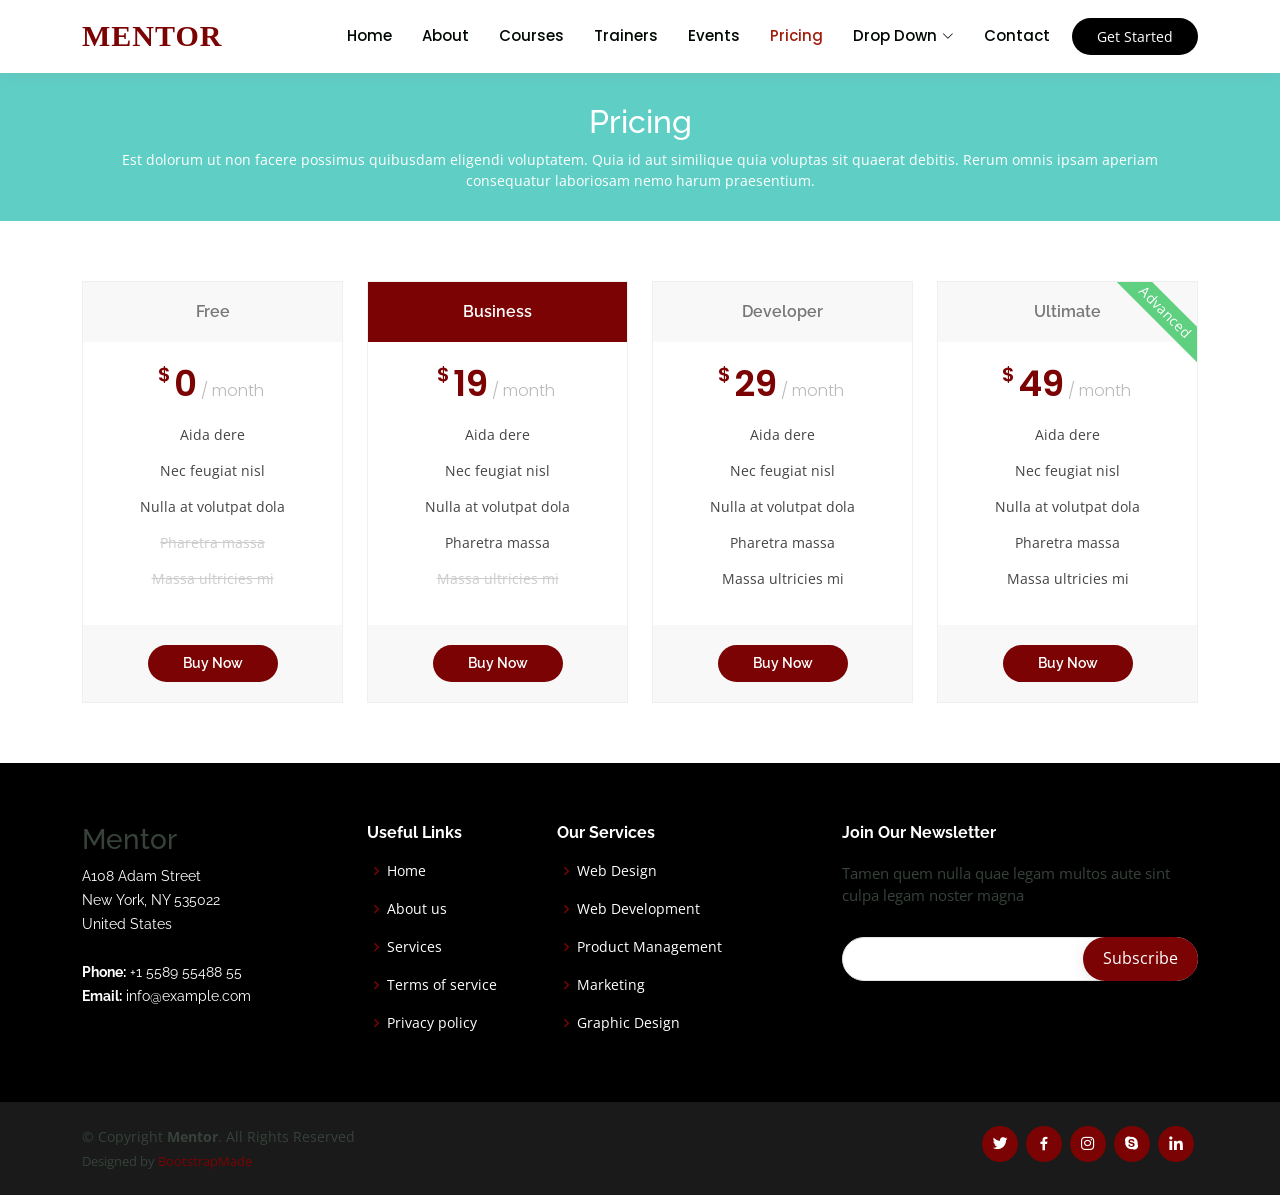
<file: pricing.html>
<!DOCTYPE html>
<html lang="en">

<head>
  <meta charset="utf-8">
  <meta content="width=device-width, initial-scale=1.0" name="viewport">

  <title>Pricing - Mentor Bootstrap Template</title>
  <meta content="" name="description">
  <meta content="" name="keywords">

  <!-- Favicons -->
  <link href="assets/img/favicon.png" rel="icon">
  <link href="assets/img/apple-touch-icon.png" rel="apple-touch-icon">

  <!-- Google Fonts -->
  <link href="https://fonts.googleapis.com/css?family=Open+Sans:300,300i,400,400i,600,600i,700,700i|Raleway:300,300i,400,400i,500,500i,600,600i,700,700i|Poppins:300,300i,400,400i,500,500i,600,600i,700,700i" rel="stylesheet">

  <!-- Vendor CSS Files -->
  <link href="assets/vendor/animate.css/animate.min.css" rel="stylesheet">
  <link href="assets/vendor/aos/aos.css" rel="stylesheet">
  <link href="assets/vendor/bootstrap/css/bootstrap.min.css" rel="stylesheet">
  <link href="assets/vendor/bootstrap-icons/bootstrap-icons.css" rel="stylesheet">
  <link href="assets/vendor/boxicons/css/boxicons.min.css" rel="stylesheet">
  <link href="assets/vendor/remixicon/remixicon.css" rel="stylesheet">
  <link href="assets/vendor/swiper/swiper-bundle.min.css" rel="stylesheet">

  <!-- Template Main CSS File -->
  <link href="assets/css/style.css" rel="stylesheet">

  <!-- =======================================================
  * Template Name: Mentor
  * Updated: Jul 27 2023 with Bootstrap v5.3.1
  * Template URL: https://bootstrapmade.com/mentor-free-education-bootstrap-theme/
  * Author: BootstrapMade.com
  * License: https://bootstrapmade.com/license/
  ======================================================== -->
</head>

<body>

  <!-- ======= Header ======= -->
  <header id="header" class="fixed-top">
    <div class="container d-flex align-items-center">

      <h1 class="logo me-auto"><a href="index.html">Mentor</a></h1>
      <!-- Uncomment below if you prefer to use an image logo -->
      <!-- <a href="index.html" class="logo me-auto"><img src="assets/img/logo.png" alt="" class="img-fluid"></a>-->

      <nav id="navbar" class="navbar order-last order-lg-0">
        <ul>
          <li><a href="index.html">Home</a></li>
          <li><a href="about.html">About</a></li>
          <li><a href="courses.html">Courses</a></li>
          <li><a href="trainers.html">Trainers</a></li>
          <li><a href="events.html">Events</a></li>
          <li><a class="active" href="pricing.html">Pricing</a></li>

          <li class="dropdown"><a href="#"><span>Drop Down</span> <i class="bi bi-chevron-down"></i></a>
            <ul>
              <li><a href="#">Drop Down 1</a></li>
              <li class="dropdown"><a href="#"><span>Deep Drop Down</span> <i class="bi bi-chevron-right"></i></a>
                <ul>
                  <li><a href="#">Deep Drop Down 1</a></li>
                  <li><a href="#">Deep Drop Down 2</a></li>
                  <li><a href="#">Deep Drop Down 3</a></li>
                  <li><a href="#">Deep Drop Down 4</a></li>
                  <li><a href="#">Deep Drop Down 5</a></li>
                </ul>
              </li>
              <li><a href="#">Drop Down 2</a></li>
              <li><a href="#">Drop Down 3</a></li>
              <li><a href="#">Drop Down 4</a></li>
            </ul>
          </li>
          <li><a href="contact.html">Contact</a></li>
        </ul>
        <i class="bi bi-list mobile-nav-toggle"></i>
      </nav><!-- .navbar -->

      <a href="courses.html" class="get-started-btn">Get Started</a>

    </div>
  </header><!-- End Header -->

  <main id="main">
    <!-- ======= Breadcrumbs ======= -->
    <div class="breadcrumbs" data-aos="fade-in">
      <div class="container">
        <h2>Pricing</h2>
        <p>Est dolorum ut non facere possimus quibusdam eligendi voluptatem. Quia id aut similique quia voluptas sit quaerat debitis. Rerum omnis ipsam aperiam consequatur laboriosam nemo harum praesentium. </p>
      </div>
    </div><!-- End Breadcrumbs -->

    <!-- ======= Pricing Section ======= -->
    <section id="pricing" class="pricing">
      <div class="container" data-aos="fade-up">

        <div class="row">

          <div class="col-lg-3 col-md-6">
            <div class="box">
              <h3>Free</h3>
              <h4><sup>$</sup>0<span> / month</span></h4>
              <ul>
                <li>Aida dere</li>
                <li>Nec feugiat nisl</li>
                <li>Nulla at volutpat dola</li>
                <li class="na">Pharetra massa</li>
                <li class="na">Massa ultricies mi</li>
              </ul>
              <div class="btn-wrap">
                <a href="#" class="btn-buy">Buy Now</a>
              </div>
            </div>
          </div>

          <div class="col-lg-3 col-md-6 mt-4 mt-md-0">
            <div class="box featured">
              <h3>Business</h3>
              <h4><sup>$</sup>19<span> / month</span></h4>
              <ul>
                <li>Aida dere</li>
                <li>Nec feugiat nisl</li>
                <li>Nulla at volutpat dola</li>
                <li>Pharetra massa</li>
                <li class="na">Massa ultricies mi</li>
              </ul>
              <div class="btn-wrap">
                <a href="#" class="btn-buy">Buy Now</a>
              </div>
            </div>
          </div>

          <div class="col-lg-3 col-md-6 mt-4 mt-lg-0">
            <div class="box">
              <h3>Developer</h3>
              <h4><sup>$</sup>29<span> / month</span></h4>
              <ul>
                <li>Aida dere</li>
                <li>Nec feugiat nisl</li>
                <li>Nulla at volutpat dola</li>
                <li>Pharetra massa</li>
                <li>Massa ultricies mi</li>
              </ul>
              <div class="btn-wrap">
                <a href="#" class="btn-buy">Buy Now</a>
              </div>
            </div>
          </div>

          <div class="col-lg-3 col-md-6 mt-4 mt-lg-0">
            <div class="box">
              <span class="advanced">Advanced</span>
              <h3>Ultimate</h3>
              <h4><sup>$</sup>49<span> / month</span></h4>
              <ul>
                <li>Aida dere</li>
                <li>Nec feugiat nisl</li>
                <li>Nulla at volutpat dola</li>
                <li>Pharetra massa</li>
                <li>Massa ultricies mi</li>
              </ul>
              <div class="btn-wrap">
                <a href="#" class="btn-buy">Buy Now</a>
              </div>
            </div>
          </div>

        </div>

      </div>
    </section><!-- End Pricing Section -->

  </main><!-- End #main -->

  <!-- ======= Footer ======= -->
  <footer id="footer">

    <div class="footer-top">
      <div class="container">
        <div class="row">

          <div class="col-lg-3 col-md-6 footer-contact">
            <h3>Mentor</h3>
            <p>
              A108 Adam Street <br>
              New York, NY 535022<br>
              United States <br><br>
              <strong>Phone:</strong> +1 5589 55488 55<br>
              <strong>Email:</strong> info@example.com<br>
            </p>
          </div>

          <div class="col-lg-2 col-md-6 footer-links">
            <h4>Useful Links</h4>
            <ul>
              <li><i class="bx bx-chevron-right"></i> <a href="#">Home</a></li>
              <li><i class="bx bx-chevron-right"></i> <a href="#">About us</a></li>
              <li><i class="bx bx-chevron-right"></i> <a href="#">Services</a></li>
              <li><i class="bx bx-chevron-right"></i> <a href="#">Terms of service</a></li>
              <li><i class="bx bx-chevron-right"></i> <a href="#">Privacy policy</a></li>
            </ul>
          </div>

          <div class="col-lg-3 col-md-6 footer-links">
            <h4>Our Services</h4>
            <ul>
              <li><i class="bx bx-chevron-right"></i> <a href="#">Web Design</a></li>
              <li><i class="bx bx-chevron-right"></i> <a href="#">Web Development</a></li>
              <li><i class="bx bx-chevron-right"></i> <a href="#">Product Management</a></li>
              <li><i class="bx bx-chevron-right"></i> <a href="#">Marketing</a></li>
              <li><i class="bx bx-chevron-right"></i> <a href="#">Graphic Design</a></li>
            </ul>
          </div>

          <div class="col-lg-4 col-md-6 footer-newsletter">
            <h4>Join Our Newsletter</h4>
            <p>Tamen quem nulla quae legam multos aute sint culpa legam noster magna</p>
            <form action="" method="post">
              <input type="email" name="email"><input type="submit" value="Subscribe">
            </form>
          </div>

        </div>
      </div>
    </div>

    <div class="container d-md-flex py-4">

      <div class="me-md-auto text-center text-md-start">
        <div class="copyright">
          &copy; Copyright <strong><span>Mentor</span></strong>. All Rights Reserved
        </div>
        <div class="credits">
          <!-- All the links in the footer should remain intact. -->
          <!-- You can delete the links only if you purchased the pro version. -->
          <!-- Licensing information: https://bootstrapmade.com/license/ -->
          <!-- Purchase the pro version with working PHP/AJAX contact form: https://bootstrapmade.com/mentor-free-education-bootstrap-theme/ -->
          Designed by <a href="https://bootstrapmade.com/">BootstrapMade</a>
        </div>
      </div>
      <div class="social-links text-center text-md-right pt-3 pt-md-0">
        <a href="#" class="twitter"><i class="bx bxl-twitter"></i></a>
        <a href="#" class="facebook"><i class="bx bxl-facebook"></i></a>
        <a href="#" class="instagram"><i class="bx bxl-instagram"></i></a>
        <a href="#" class="google-plus"><i class="bx bxl-skype"></i></a>
        <a href="#" class="linkedin"><i class="bx bxl-linkedin"></i></a>
      </div>
    </div>
  </footer><!-- End Footer -->

  <div id="preloader"></div>
  <a href="#" class="back-to-top d-flex align-items-center justify-content-center"><i class="bi bi-arrow-up-short"></i></a>

  <!-- Vendor JS Files -->
  <script src="assets/vendor/purecounter/purecounter_vanilla.js"></script>
  <script src="assets/vendor/aos/aos.js"></script>
  <script src="assets/vendor/bootstrap/js/bootstrap.bundle.min.js"></script>
  <script src="assets/vendor/swiper/swiper-bundle.min.js"></script>
  <script src="assets/vendor/php-email-form/validate.js"></script>

  <!-- Template Main JS File -->
  <script src="assets/js/main.js"></script>

</body>

</html>
</file>
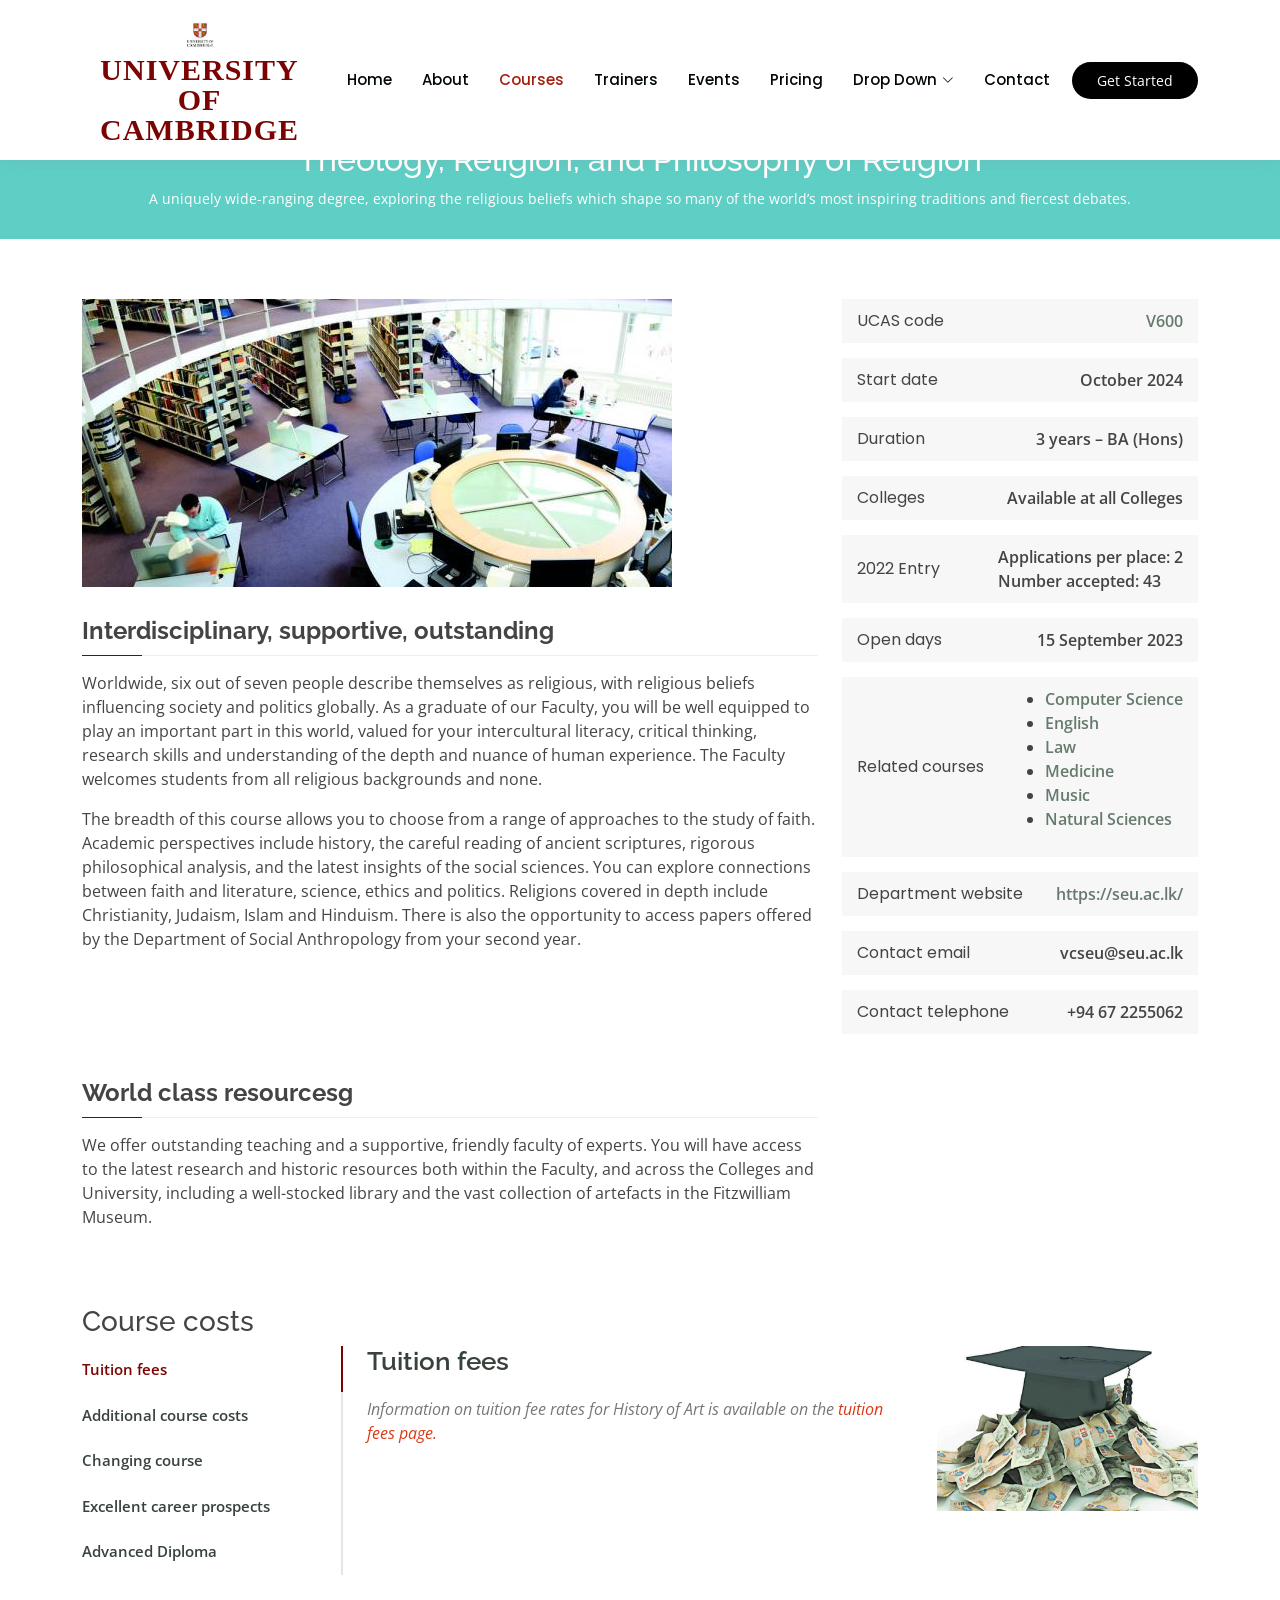
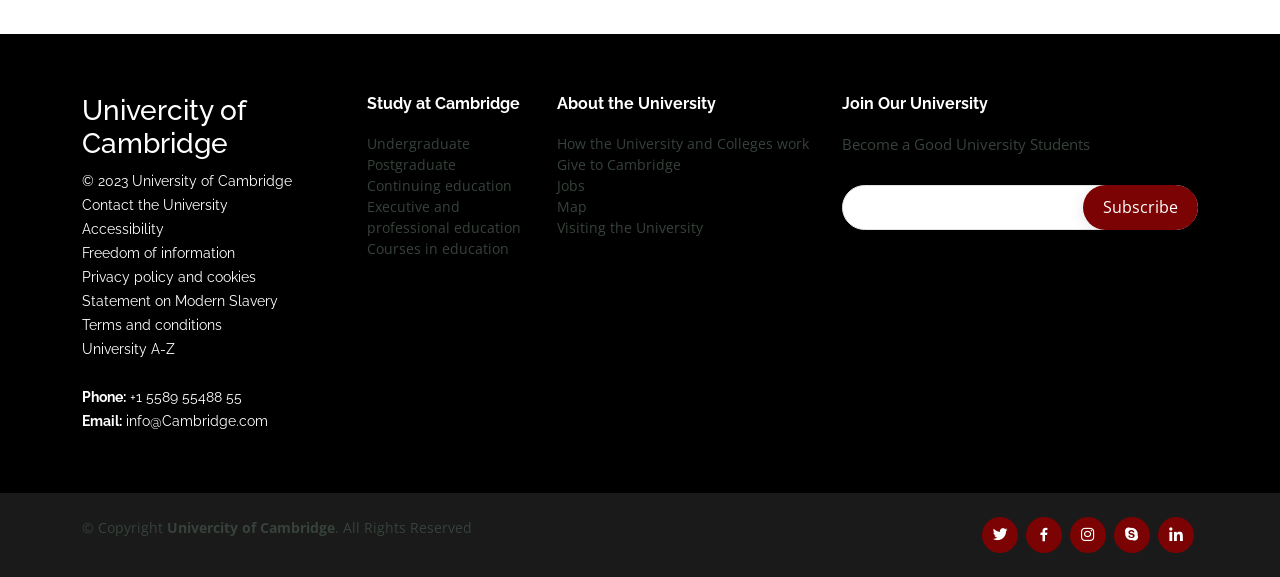
<file: Theology.html>
<!DOCTYPE html>
<html lang="en">

<head>
  <meta charset="utf-8">
  <meta content="width=device-width, initial-scale=1.0" name="viewport">

  <title>Theology, Religion, and Philosophy of Religion</title>
  <meta content="" name="description">
  <meta content="" name="keywords">

  <!-- Favicons -->
  <link href="assets/img/cambridge_logo.jpg" rel="icon">
  <link href="assets/img/cambridge_logo.jpg" rel="apple-touch-icon">

  <!-- Google Fonts -->
  <link href="https://fonts.googleapis.com/css?family=Open+Sans:300,300i,400,400i,600,600i,700,700i|Raleway:300,300i,400,400i,500,500i,600,600i,700,700i|Poppins:300,300i,400,400i,500,500i,600,600i,700,700i" rel="stylesheet">

  <!-- Vendor CSS Files -->
  <link href="assets/vendor/animate.css/animate.min.css" rel="stylesheet">
  <link href="assets/vendor/aos/aos.css" rel="stylesheet">
  <link href="assets/vendor/bootstrap/css/bootstrap.min.css" rel="stylesheet">
  <link href="assets/vendor/bootstrap-icons/bootstrap-icons.css" rel="stylesheet">
  <link href="assets/vendor/boxicons/css/boxicons.min.css" rel="stylesheet">
  <link href="assets/vendor/remixicon/remixicon.css" rel="stylesheet">
  <link href="assets/vendor/swiper/swiper-bundle.min.css" rel="stylesheet">

  <!-- Template Main CSS File -->
  <link href="assets/css/style.css" rel="stylesheet">

  <!-- =======================================================
  * Template Name: Mentor
  * Updated: Jul 27 2023 with Bootstrap v5.3.1
  * Template URL: https://bootstrapmade.com/mentor-free-education-bootstrap-theme/
  * Author: BootstrapMade.com
  * License: https://bootstrapmade.com/license/
  ======================================================== -->
</head>

<body>

  <!-- ======= Header ======= -->
  <header id="header" class="fixed-top">
    <div class="container d-flex align-items-center">

      <h1 class="logo me-auto"><a href="index.html"><center><img src="assets/img/cambridge_logo.jpg" style="height:400px; width: ;: 400px;"><br>UNIVERSITY OF <br>
        CAMBRIDGE</a></center></h1>
      <!-- Uncomment below if you prefer to use an image logo -->
      <!-- <a href="index.html" class="logo me-auto"><img src="assets/img/logo.png" alt="" class="img-fluid"></a>-->

      <nav id="navbar" class="navbar order-last order-lg-0">
        <ul>
          <li><a href="index.html">Home</a></li>
          <li><a href="about.html">About</a></li>
          <li><a class="active" href="courses.html">Courses</a></li>
          <li><a href="trainers.html">Trainers</a></li>
          <li><a href="events.html">Events</a></li>
          <li><a href="pricing.html">Pricing</a></li>

          <li class="dropdown"><a href="#"><span>Drop Down</span> <i class="bi bi-chevron-down"></i></a>
            <ul>
              <li><a href="#">Drop Down 1</a></li>
              <li class="dropdown"><a href="#"><span>Deep Drop Down</span> <i class="bi bi-chevron-right"></i></a>
                <ul>
                  <li><a href="#">Deep Drop Down 1</a></li>
                  <li><a href="#">Deep Drop Down 2</a></li>
                  <li><a href="#">Deep Drop Down 3</a></li>
                  <li><a href="#">Deep Drop Down 4</a></li>
                  <li><a href="#">Deep Drop Down 5</a></li>
                </ul>
              </li>
              <li><a href="#">Drop Down 2</a></li>
              <li><a href="#">Drop Down 3</a></li>
              <li><a href="#">Drop Down 4</a></li>
            </ul>
          </li>
          <li><a href="contact.html">Contact</a></li>
        </ul>
        <i class="bi bi-list mobile-nav-toggle"></i>
      </nav><!-- .navbar -->

      <a href="courses.html" class="get-started-btn">Get Started</a>

    </div>
  </header><!-- End Header -->

  <main id="main">

    <!-- ======= Breadcrumbs ======= -->
    <div class="breadcrumbs" data-aos="fade-in">
      <div class="container">
        <h2><br>Theology, Religion, and Philosophy of Religion</h2>
        <p>A uniquely wide-ranging degree, exploring the religious beliefs which shape so many of the world’s most inspiring traditions and fiercest debates. </p>
      </div>
    </div><!-- End Breadcrumbs -->

    <!-- ======= Cource Details Section ======= -->
    <section id="course-details" class="course-details">
      <div class="container" data-aos="fade-up">

        <div class="row">
          <div class="col-lg-8">
            <img src="assets/img/course/Theology.jpg" class="img-fluid" alt="">
            <h3>Interdisciplinary, supportive, outstanding</h3>
            <p>
              Worldwide, six out of seven people describe themselves as religious, with religious beliefs influencing society and politics globally. As a graduate of our Faculty,
               you will be well equipped to play an important part in this world, valued for your intercultural 
              literacy, critical thinking, research skills and understanding of the depth and nuance of human experience.
               The Faculty welcomes students from all religious backgrounds and none.
            </p>
            <p>
              The breadth of this course allows you to choose from a range of approaches to the study of faith. Academic perspectives include history,
               the careful reading of ancient scriptures, rigorous philosophical analysis, and the latest insights of the social sciences. You can explore
                connections between faith and literature, science, ethics and politics. 
              Religions covered in depth include Christianity, Judaism, Islam and Hinduism. There is also the opportunity to access papers offered by the Department of Social Anthropology from your second year.
            </p>
          </div>

          <div class="col-lg-4">

            <div class="course-info d-flex justify-content-between align-items-center">
              <h5>UCAS code</h5>
              <p><a href="#">V600</a></p>
            </div>

            <div class="course-info d-flex justify-content-between align-items-center">
              <h5>Start date </h5>
              <p>October 2024</p>
            </div>

            <div class="course-info d-flex justify-content-between align-items-center">
              <h5>Duration</h5>
              <p>3 years – BA (Hons)</p>
            </div>

            <div class="course-info d-flex justify-content-between align-items-center">
              <h5>Colleges</h5>
              <p>Available at all Colleges</p>
            </div>
            <div class="course-info d-flex justify-content-between align-items-center">
              <h5>2022 Entry</h5>
              <p>Applications per place: 2 <br>Number accepted: 43</p>
              
            </div>
            <div class="course-info d-flex justify-content-between align-items-center">
              <h5>Open days</h5>
              <p>15 September 2023</p>
            </div>
            <div class="course-info d-flex justify-content-between align-items-center">
              <h5>Related courses</h5>
              <ul>
                <li> <a href="Computer-Science.html"><p>Computer Science</p></a></li>
                <li><a href="English.html"><p>English</p></a></li>
                <li> <a href="Law.html"><p>Law</p></a></li>
                <li><a href="Medicine.html"><p>Medicine</p></a></li>
                <li><a href=""><p>Music</p></a></li>
                <li><a href=""><p>Natural Sciences</p></a></li>
              </ul>         
            </div>
            <div class="course-info d-flex justify-content-between align-items-center">
              <h5>Department website</h5>
              <p><a href="https://seu.ac.lk/">https://seu.ac.lk/</a></p>
            </div>
            <div class="course-info d-flex justify-content-between align-items-center">
              <h5>Contact email</h5>
              <p>vcseu@seu.ac.lk</p>
            </div>
            <div class="course-info d-flex justify-content-between align-items-center">
              <h5>Contact telephone</h5>
              <p>+94 67 2255062 </p>
            </div>

          </div>

          <div class="col-lg-8">
            <h3>World class resourcesg</h3>
            <p>
              We offer outstanding teaching and a supportive, friendly faculty of experts. You will have access to the latest 
              research and historic resources both within the Faculty, and across the Colleges and University, including a
               well-stocked library and the vast collection of artefacts in the Fitzwilliam Museum.
            </p>
           
          </div>

         
        </div>

      </div>
    </section><!-- End Cource Details Section -->

  <!-- ======= Cource Details Tabs Section ======= -->
  <section id="cource-details-tabs" class="cource-details-tabs">
    <div class="container" data-aos="fade-up">

      <div class="row">
        <h3>Course costs</h3>
        <div class="col-lg-3">
          <ul class="nav nav-tabs flex-column">
            <li class="nav-item">
              <a class="nav-link active show" data-bs-toggle="tab" href="#tab-1">Tuition fees</a>
            </li>
            <li class="nav-item">
              <a class="nav-link" data-bs-toggle="tab" href="#tab-2">Additional course costs</a>
            </li>
            <li class="nav-item">
              <a class="nav-link" data-bs-toggle="tab" href="#tab-3">Changing course</a>
            </li>
            <li class="nav-item">
              <a class="nav-link" data-bs-toggle="tab" href="#tab-4">Excellent career prospects</a>
            </li>
            <li class="nav-item">
              <a class="nav-link" data-bs-toggle="tab" href="#tab-5">Advanced Diploma</a>
            </li>
          </ul>
        </div>
        <div class="col-lg-9 mt-4 mt-lg-0">
          <div class="tab-content">

            <div class="tab-pane active show" id="tab-1">
              <div class="row">
                <div class="col-lg-8 details order-2 order-lg-1">
                  <h3>Tuition fees</h3>
                  <p class="fst-italic">Information on tuition fee rates for History of Art is available on the <a href="https://www.undergraduate.study.cam.ac.uk/fees-and-finance/tuition-fees">tuition fees page.</a> </p>
                 
                </div>
                <div class="col-lg-4 text-center order-1 order-lg-2">
                  <img src="assets\img\course\Tuition_fees.jpg" alt="" class="img-fluid">
                </div>
              </div>
            </div>

            <div class="tab-pane" id="tab-2">
              <div class="row">
                <div class="col-lg-8 details order-2 order-lg-1">
                  <h3>Additional course costs</h3>
                   <p class="fst-italic">There are no compulsory course costs for Theology, Religion, and Philosophy of Religion.
                     Some students may want to buy a book to help with their chosen scriptural language, and a scriptural text or translation,
                      usually available for around €23.18 each. No additional book purchases are expected, with the Faculty Library housing over 
                      60,000 volumes, including multiple copies of many books on the course reading lists. Full course details are available on the
                       Faculty of Divinity website and if you have any queries about resources/materials, please contact the Faculty.</p> 
                </div>
                <div class="col-lg-4 text-center order-1 order-lg-2">
                  <img src="assets/img/course/Additional_course _costs.jpeg" alt="" class="img-fluid">
                </div>
              </div>
            </div>

            <div class="tab-pane" id="tab-3">
              <div class="row">
                <div class="col-lg-8 details order-2 order-lg-1">
                  <h3>Changing course</h3>
                  <p class="fst-italic">Very few students decide that our course isn’t for them (it is much more common for students from other courses to change to TRPR). However,
                     if you would like to change course, you need the agreement of your College that any change is in your educational interests, and you must have the necessary
                      background in the subject to which you wish to change – in some cases you may be required to undertake some catch-up work or take up the new course from the 
                      start/an earlier year. If you think you may wish to change course,
                     we encourage you to contact a College admissions office for advice. You should also consider if/how changing course may affect any financial support arrangements</p>

                     <p class="fst-italic">As well as the full three-year course, it's
                       possible to study one or two years of Theology, Religion, and Philosophy of Religion, either before or after one or two years of another subject.</p>
                  
                </div>
                <div class="col-lg-4 text-center order-1 order-lg-2">
                  <img src="assets/img/course/Changing_course.jpeg" alt="" class="img-fluid">
                </div>
              </div>
            </div>

            <div class="tab-pane" id="tab-4">
              <div class="row">
                <div class="col-lg-8 details order-2 order-lg-1">
                  <h3>Excellent career prospects</h3>
                  <p class="fst-italic">Our course equips students with skills valued across a wide range of professions. Graduates from the Faculty are
                     in demand from many sectors and enjoy careers in the Civil Service, law, international development, the arts, banking, investment, teaching, the media and communications.
                  </p>
                </div>
                <div class="col-lg-4 text-center order-1 order-lg-2">
                  <img src="assets/img/course/Excellent_career_prospects.jpg" alt="" class="img-fluid">
                </div>
              </div>
            </div>
            <div class="tab-pane" id="tab-5">
              <div class="row">
                <div class="col-lg-8 details order-2 order-lg-1">
                  <h3>Advanced Diploma</h3>
                  <p class="fst-italic">The Faculty offers an <a href="https://www.divinity.cam.ac.uk/study-here/diploma">Advanced Diploma </a> for those who haven’t 
                    studied religion at undergraduate level but have a degree in another subject. <a href="faculty-office@divinity.cam.ac.uk">Contact the Faculty Office</a> for more information.
                  </p>
                </div>
                <div class="col-lg-4 text-center order-1 order-lg-2">
                  <img src="assets/img/course/Advanced-Diploma.webp" alt="" class="img-fluid">
                </div>
              </div>
            </div>

          </div>
        </div>
      </div>

    </div>
  </section>

  </main><!-- End #main -->

  <!-- ======= Footer ======= -->
  <footer id="footer">

    <div class="footer-top" style="background-color: rgb(0, 0, 0);">
      <div class="container">
        <div class="row">

          <div class="col-lg-3 col-md-6 footer-contact" style="color: white;">
            <h3>Univercity of Cambridge</h3>
            <p>
              © 2023 University of Cambridge <br>
              Contact the University <br>
              Accessibility <br>
              Freedom of information <br>
              Privacy policy and cookies <br>
              Statement on Modern Slavery <br>
              Terms and conditions <br>
              University A-Z <br> <br>
              <strong>Phone:</strong> +1 5589 55488 55<br>
              <strong>Email:</strong> info@Cambridge.com<br>
            </p>
          </div>

          <div class="col-lg-2 col-md-6 footer-links">
            <h4>Study at Cambridge</h4>
            <p>
              Undergraduate <br>
              Postgraduate <br> 
              Continuing education <br> 
              Executive and professional education <br>
              Courses in education <br>
            </p>
          </div>

          <div class="col-lg-3 col-md-6 footer-links">
            <h4>About the University</h4>
            <p>
              How the University and Colleges work <br>
              Give to Cambridge <br>
              Jobs <br>
              Map <br>
              Visiting the University <br>
            </p>
          </div>

          <div class="col-lg-4 col-md-6 footer-newsletter">
            <h4>Join Our University</h4>
            <p>Become a Good University Students</p>
            <form action="" method="post">
              <input type="email" name="email"><input type="submit" value="Subscribe">
            </form>
          </div>

        </div>
      </div>
    </div>

    <div class="container d-md-flex py-4">

      <div class="me-md-auto text-center text-md-start">
        <div class="copyright">
          &copy; Copyright <strong><span>Univercity of Cambridge</span></strong>. All Rights Reserved
        </div>
        <div class="credits">
          <!-- All the links in the footer should remain intact. -->
          <!-- You can delete the links only if you purchased the pro version. -->
          <!-- Licensing information: https://bootstrapmade.com/license/ -->
          <!-- Purchase the pro version with working PHP/AJAX contact form: https://bootstrapmade.com/mentor-free-education-bootstrap-theme/ -->
        </div>
      </div>
      <div class="social-links text-center text-md-right pt-3 pt-md-0">
        <a href="#" class="twitter"><i class="bx bxl-twitter"></i></a>
        <a href="#" class="facebook"><i class="bx bxl-facebook"></i></a>
        <a href="#" class="instagram"><i class="bx bxl-instagram"></i></a>
        <a href="#" class="google-plus"><i class="bx bxl-skype"></i></a>
        <a href="#" class="linkedin"><i class="bx bxl-linkedin"></i></a>
      </div>
    </div>
  </footer><!-- End Footer -->

  <div id="preloader"></div>
  <a href="#" class="back-to-top d-flex align-items-center justify-content-center"><i class="bi bi-arrow-up-short"></i></a>

  <!-- Vendor JS Files -->
  <script src="assets/vendor/purecounter/purecounter_vanilla.js"></script>
  <script src="assets/vendor/aos/aos.js"></script>
  <script src="assets/vendor/bootstrap/js/bootstrap.bundle.min.js"></script>
  <script src="assets/vendor/swiper/swiper-bundle.min.js"></script>
  <script src="assets/vendor/php-email-form/validate.js"></script>

  <!-- Template Main JS File -->
  <script src="assets/js/main.js"></script>

</body>

</html>
</file>
<file: assets/css/style.css>
/**
* Template Name: Mentor
* Updated: Jul 27 2023 with Bootstrap v5.3.1
* Template URL: https://bootstrapmade.com/mentor-free-education-bootstrap-theme/
* Author: BootstrapMade.com
* License: https://bootstrapmade.com/license/
*/

/*--------------------------------------------------------------
# General
--------------------------------------------------------------*/
body {
  font-family: "Open Sans", sans-serif;
  color: #444444;
}

a {
  color: #db3914;
  text-decoration: none;
}

a:hover {
  color: #86db9f;
  text-decoration: none;
}

h1,
h2,
h3,
h4,
h5,
h6 {
  font-family: "Raleway", sans-serif;
}

/*--------------------------------------------------------------
# Back to top button
--------------------------------------------------------------*/
.back-to-top {
  position: fixed;
  visibility: hidden;
  opacity: 0;
  right: 15px;
  bottom: 15px;
  z-index: 996;
  background: #5fcf80;
  width: 40px;
  height: 40px;
  border-radius: 50px;
  transition: all 0.4s;
}

.back-to-top i {
  font-size: 28px;
  color: #fff;
  line-height: 0;
}

.back-to-top:hover {
  background: #7ed899;
  color: #fff;
}

.back-to-top.active {
  visibility: visible;
  opacity: 1;
}

/*--------------------------------------------------------------
# Preloader
--------------------------------------------------------------*/
#preloader {
  position: fixed;
  top: 0;
  left: 0;
  right: 0;
  bottom: 0;
  z-index: 9999;
  overflow: hidden;
  background: #fff;
}

#preloader:before {
  content: "";
  position: fixed;
  top: calc(50% - 30px);
  left: calc(50% - 30px);
  border: 6px solid #5fcf80;
  border-top-color: #fff;
  border-bottom-color: #fff;
  border-radius: 50%;
  width: 60px;
  height: 60px;
  animation: animate-preloader 1s linear infinite;
}

@keyframes animate-preloader {
  0% {
    transform: rotate(0deg);
  }

  100% {
    transform: rotate(360deg);
  }
}

/*--------------------------------------------------------------
# Disable aos animation delay on mobile devices
--------------------------------------------------------------*/
@media screen and (max-width: 768px) {
  [data-aos-delay] {
    transition-delay: 0 !important;
  }
}

/*--------------------------------------------------------------
# Header
--------------------------------------------------------------*/
#header {
  background: #fff;
  transition: all 0.5s;
  z-index: 997;
  padding: 15px 0;
  box-shadow: 0px 0 18px #ab121214;
}

#header .logo {
  font-size: 30px;
  margin: 0;
  padding: 0;
  line-height: 1;
  font-weight: 600;
  letter-spacing: 1px;
  text-transform: uppercase;
  font-family: 'Times New Roman', Times, serif;
}

#header .logo a {
  color: #7b0303;
}

#header .logo img {
  max-height: 40px;
}

/**
* Get Startet Button 
*/
.get-started-btn {
  margin-left: 22px;
  background: #000000;
  color: #fff;
  border-radius: 50px;
  padding: 8px 25px;
  white-space: nowrap;
  transition: 0.3s;
  font-size: 14px;
  display: inline-block;
}

.get-started-btn:hover {
  background: #e5007d;
  color: rgb(13, 0, 0);
}

@media (max-width: 768px) {
  .get-started-btn {
    margin: 0 15px 0 0;
    padding: 6px 18px;
  }
}

/*--------------------------------------------------------------
# Navigation Menu
--------------------------------------------------------------*/
/**
* Desktop Navigation 
*/
.navbar {
  padding: 0;
}

.navbar ul {
  margin: 0;
  padding: 0;
  display: flex;
  list-style: none;
  align-items: center;
}

.navbar li {
  position: relative;
}

.navbar a,
.navbar a:focus {
  display: flex;
  align-items: center;
  justify-content: space-between;
  padding: 10px 0 10px 30px;
  font-family: "Poppins", sans-serif;
  font-size: 15px;
  font-weight: 500;
  color: #000803;
  white-space: nowrap;
  transition: 0.3s;
}

.navbar a i,
.navbar a:focus i {
  font-size: 12px;
  line-height: 0;
  margin-left: 5px;
}

.navbar a:hover,
.navbar .active,
.navbar .active:focus,
.navbar li:hover>a {
  color:#a31d0b;
}

.navbar .dropdown ul {
  display: block;
  position: absolute;
  left: 30px;
  top: calc(100% + 30px);
  margin: 0;
  padding: 10px 0;
  z-index: 99;
  opacity: 0;
  visibility: hidden;
  background: #fff;
  box-shadow: 0px 0px 30px rgba(127, 137, 161, 0.25);
  transition: 0.3s;
  border-radius: 4px;
}

.navbar .dropdown ul li {
  min-width: 200px;
}

.navbar .dropdown ul a {
  padding: 10px 20px;
  font-size: 14px;
  text-transform: none;
  font-weight: 500;
}

.navbar .dropdown ul a i {
  font-size: 12px;
}

.navbar .dropdown ul a:hover,
.navbar .dropdown ul .active:hover,
.navbar .dropdown ul li:hover>a {
  color: #e5007d;
}

.navbar .dropdown:hover>ul {
  opacity: 1;
  top: 100%;
  visibility: visible;
}

.navbar .dropdown .dropdown ul {
  top: 0;
  left: calc(100% - 30px);
  visibility: hidden;
}

.navbar .dropdown .dropdown:hover>ul {
  opacity: 1;
  top: 0;
  left: 100%;
  visibility: visible;
}

@media (max-width: 1366px) {
  .navbar .dropdown .dropdown ul {
    left: -90%;
  }

  .navbar .dropdown .dropdown:hover>ul {
    left: -100%;
  }
}

/**
* Mobile Navigation 
*/
.mobile-nav-toggle {
  color: #37423b;
  font-size: 28px;
  cursor: pointer;
  display: none;
  line-height: 0;
  transition: 0.5s;
}

.mobile-nav-toggle.bi-x {
  color: #fff;
}

@media (max-width: 991px) {
  .mobile-nav-toggle {
    display: block;
  }

  .navbar ul {
    display: none;
  }
}

.navbar-mobile {
  position: fixed;
  overflow: hidden;
  top: 0;
  right: 0;
  left: 0;
  bottom: 0;
  background: rgba(32, 38, 34, 0.9);
  transition: 0.3s;
  z-index: 999;
}

.navbar-mobile .mobile-nav-toggle {
  position: absolute;
  top: 15px;
  right: 15px;
}

.navbar-mobile ul {
  display: block;
  position: absolute;
  top: 55px;
  right: 15px;
  bottom: 15px;
  left: 15px;
  padding: 10px 0;
  border-radius: 6px;
  background-color: #fff;
  overflow-y: auto;
  transition: 0.3s;
}

.navbar-mobile a,
.navbar-mobile a:focus {
  padding: 10px 20px;
  font-size: 15px;
  color: #37423b;
}

.navbar-mobile a:hover,
.navbar-mobile .active,
.navbar-mobile li:hover>a {
  color: #5fcf80;
}

.navbar-mobile .getstarted,
.navbar-mobile .getstarted:focus {
  margin: 15px;
}

.navbar-mobile .dropdown ul {
  position: static;
  display: none;
  margin: 10px 20px;
  padding: 10px 0;
  z-index: 99;
  opacity: 1;
  visibility: visible;
  background: #fff;
  box-shadow: 0px 0px 30px rgba(127, 137, 161, 0.25);
}

.navbar-mobile .dropdown ul li {
  min-width: 200px;
}

.navbar-mobile .dropdown ul a {
  padding: 10px 20px;
}

.navbar-mobile .dropdown ul a i {
  font-size: 12px;
}

.navbar-mobile .dropdown ul a:hover,
.navbar-mobile .dropdown ul .active:hover,
.navbar-mobile .dropdown ul li:hover>a {
  color: #5fcf80;
}

.navbar-mobile .dropdown>.dropdown-active {
  display: block;
}

/*--------------------------------------------------------------
# Hero Section
--------------------------------------------------------------*/
#hero {
  width: 100%;
  height: 80vh;
  background: url("../img/hero-bg.jpg") top center;
  background-size: cover;
  position: relative;
}

#hero:before {
  content: "";
  background: rgba(0, 0, 0, 0.4);
  position: absolute;
  bottom: 0;
  top: 0;
  left: 0;
  right: 0;
}

#hero .container {
  padding-top: 72px;
}

@media (max-width: 992px) {
  #hero .container {
    padding-top: 62px;
  }
}

#hero h1 {
  margin: 0;
  font-size: 48px;
  font-weight: 700;
  line-height: 56px;
  color: #fff;
  font-family: "Poppins", sans-serif;
}

#hero h2 {
  color: #eee;
  margin: 10px 0 0 0;
  font-size: 24px;
}

#hero .btn-get-started {
  font-family: "Raleway", sans-serif;
  font-weight: 500;
  font-size: 15px;
  letter-spacing: 1px;
  display: inline-block;
  padding: 10px 35px;
  border-radius: 50px;
  transition: 0.5s;
  margin-top: 30px;
  border: 2px solid #fff;
  color: #fff;
}

#hero .btn-get-started:hover {
  background: #e5007d;
  border: 2px solid #e5007d;
}

@media (min-width: 1024px) {
  #hero {
    background-attachment: fixed;
  }
}

@media (max-width: 768px) {
  #hero {
    height: 100vh;
  }

  #hero h1 {
    font-size: 28px;
    line-height: 36px;
  }

  #hero h2 {
    font-size: 18px;
    line-height: 24px;
  }
}

/*--------------------------------------------------------------
# Sections General
--------------------------------------------------------------*/
section {
  padding: 60px 0;
  overflow: hidden;
}

.section-bg {
  background-color: #f6f7f6;
}

.section-title {
  padding-bottom: 40px;
}

.section-title h2 {
  font-size: 14px;
  font-weight: 500;
  padding: 0;
  line-height: 1px;
  margin: 0 0 5px 0;
  letter-spacing: 2px;
  text-transform: uppercase;
  color: #aaaaaa;
  font-family: "Poppins", sans-serif;
}

.section-title h2::after {
  content: "";
  width: 120px;
  height: 1px;
  display: inline-block;
  background: #8e0703;
  margin: 4px 10px;
}

.section-title p {
  margin: 0;
  margin: 0;
  font-size: 36px;
  font-weight: 700;
  text-transform: uppercase;
  font-family: "Poppins", sans-serif;
  color: #37423b;
}

.breadcrumbs {
  margin-top: 73px;
  text-align: center;
  background: #5fcfc6;
  padding: 30px 0;
  color: #fff;
}

@media (max-width: 992px) {
  .breadcrumbs {
    margin-top: 63px;
  }
}

.breadcrumbs h2 {
  font-size: 32px;
  font-weight: 500;
}

.breadcrumbs p {
  font-size: 14px;
  margin-bottom: 0;
}

/*--------------------------------------------------------------
# About
--------------------------------------------------------------*/
.about .content h3 {
  font-weight: 600;
  font-size: 56px;
  color: #6b0b08;
}

.about .content ul {
  list-style: none;
  padding: 0;
}

.about .content ul li {
  padding-bottom: 10px;
}

.about .content ul i {
  font-size: 20px;
  padding-right: 4px;
  color: #00ddfa;
}

.about .content .learn-more-btn {
  background: #5fcf80;
  color: #fff;
  border-radius: 50px;
  padding: 8px 25px 9px 25px;
  white-space: nowrap;
  transition: 0.3s;
  font-size: 14px;
  display: inline-block;
}

.about .content .learn-more-btn:hover {
  background: #3ac162;
  color: #fff;
}

@media (max-width: 768px) {
  .about .content .learn-more-btn {
    margin: 0 48px 0 0;
    padding: 6px 18px;
  }
}

/*--------------------------------------------------------------
# Counts
--------------------------------------------------------------*/
.counts {
  padding: 30px 0;
}

.counts .counters span {
  font-size: 48px;
  display: block;
  color: #94260b;
  font-weight: 700;
}

.counts .counters p {
  padding: 0;
  margin: 0 0 20px 0;
  font-family: "Raleway", sans-serif;
  font-size: 15px;
  font-weight: 600;
  color: #374242;
}

/*--------------------------------------------------------------
# Why Us
--------------------------------------------------------------*/
.why-us .content {
  padding: 30px;
  background: #5fcdcf;
  border-radius: 4px;
  color: #fff;
}

.why-us .content h3 {
  font-weight: 700;
  font-size: 34px;
  margin-bottom: 30px;
}

.why-us .content p {
  margin-bottom: 30px;
}

.why-us .content .more-btn {
  display: inline-block;
  background: rgba(255, 255, 255, 0.2);
  padding: 6px 30px 8px 30px;
  color: #fff;
  border-radius: 50px;
  transition: all ease-in-out 0.4s;
}

.why-us .content .more-btn i {
  font-size: 14px;
}

.why-us .content .more-btn:hover {
  color: #6bbbae;
  background: #fff;
}

.why-us .icon-boxes .icon-box {
  text-align: center;
  background: #fff;
  padding: 40px 30px;
  width: 100%;
  border: 1px solid #eef0ef;
}

.why-us .icon-boxes .icon-box i {
  font-size: 32px;
  padding: 18px;
  color: #0a584b;
  margin-bottom: 30px;
  background: #ecf9f0;
  border-radius: 50px;
}

.why-us .icon-boxes .icon-box h4 {
  font-size: 20px;
  font-weight: 700;
  margin: 0 0 30px 0;
}

.why-us .icon-boxes .icon-box p {
  font-size: 15px;
  color: #848484;
}

/*--------------------------------------------------------------
# Features
--------------------------------------------------------------*/
.features {
  padding-top: 0px;
}

.features .icon-box {
  display: flex;
  align-items: center;
  padding: 20px;
  transition: 0.3s;
  border: 1px solid #eef0ef;
}

.features .icon-box i {
  font-size: 32px;
  padding-right: 10px;
  line-height: 1;
}

.features .icon-box h3 {
  font-weight: 700;
  margin: 0;
  padding: 0;
  line-height: 1;
  font-size: 16px;
}

.features .icon-box h3 a {
  color: #37423b;
  transition: 0.3s;
}

.features .icon-box:hover {
  border-color: #5fcf80;
}

.features .icon-box:hover h3 a {
  color: #5fcf80;
}

/*--------------------------------------------------------------
# Courses
--------------------------------------------------------------*/
.courses .course-item {
  border-radius: 5px;
  border: 1px solid #eef0ef;
}

.courses .course-content {
  padding: 15px;
}

.courses .course-content h3 {
  font-weight: 700;
  font-size: 20px;
}

.courses .course-content h3 a {
  color: #37423b;
  transition: 0.3s;
}

.courses .course-content h3 a:hover {
  color: #5fcf80;
}

.courses .course-content p {
  font-size: 14px;
  color: #777777;
}

.courses .course-content h4 {
  font-size: 14px;
  background: #5fcf80;
  padding: 7px 14px;
  color: #fff;
  margin: 0;
}

.courses .course-content .price {
  margin: 0;
  font-weight: 700;
  font-size: 18px;
  color: #37423b;
}

.courses .trainer {
  padding-top: 15px;
  border-top: 1px solid #eef0ef;
}

.courses .trainer .trainer-profile img {
  max-width: 50px;
  border-radius: 50px;
}

.courses .trainer .trainer-profile span {
  padding-left: 10px;
  font-weight: 600;
  font-size: 16px;
  color: #5a6c60;
}

.courses .trainer .trainer-rank {
  font-size: 18px;
  color: #657a6d;
}

/*--------------------------------------------------------------
# Trainers
--------------------------------------------------------------*/
.trainers .member {
  text-align: center;
  margin-bottom: 20px;
  background: #fff;
  border: 1px solid #eef0ef;
}

.trainers .member img {
  margin: -1px -1px 30px -1px;
}

.trainers .member .member-content {
  padding: 0 20px 30px 20px;
}

.trainers .member h4 {
  font-weight: 700;
  margin-bottom: 2px;
  font-size: 18px;
}

.trainers .member span {
  font-style: italic;
  display: block;
  font-size: 13px;
}

.trainers .member p {
  padding-top: 10px;
  font-size: 14px;
  font-style: italic;
  color: #aaaaaa;
}

.trainers .member .social {
  margin-top: 15px;
}

.trainers .member .social a {
  color: #7e9486;
  transition: 0.3s;
}

.trainers .member .social a:hover {
  color: #5fcf80;
}

.trainers .member .social i {
  font-size: 18px;
  margin: 0 2px;
}

/*--------------------------------------------------------------
# Testimonials
--------------------------------------------------------------*/
.testimonials .testimonial-wrap {
  padding-left: 50px;
}

.testimonials .testimonials-carousel,
.testimonials .testimonials-slider {
  overflow: hidden;
}

.testimonials .testimonial-item {
  box-sizing: content-box;
  padding: 30px 30px 30px 60px;
  margin: 30px 15px;
  min-height: 200px;
  border: 1px solid #eef0ef;
  position: relative;
  background: #fff;
}

.testimonials .testimonial-item .testimonial-img {
  width: 90px;
  border-radius: 10px;
  border: 6px solid #fff;
  position: absolute;
  left: -45px;
}

.testimonials .testimonial-item h3 {
  font-size: 18px;
  font-weight: bold;
  margin: 10px 0 5px 0;
  color: #111;
}

.testimonials .testimonial-item h4 {
  font-size: 14px;
  color: #999;
  margin: 0;
}

.testimonials .testimonial-item .quote-icon-left,
.testimonials .testimonial-item .quote-icon-right {
  color: #c1ecce;
  font-size: 26px;
}

.testimonials .testimonial-item .quote-icon-left {
  display: inline-block;
  left: -5px;
  position: relative;
}

.testimonials .testimonial-item .quote-icon-right {
  display: inline-block;
  right: -5px;
  position: relative;
  top: 10px;
}

.testimonials .testimonial-item p {
  font-style: italic;
  margin: 15px auto 15px auto;
}

.testimonials .swiper-pagination {
  margin-top: 20px;
  position: relative;
}

.testimonials .swiper-pagination .swiper-pagination-bullet {
  width: 12px;
  height: 12px;
  background-color: #fff;
  opacity: 1;
  border: 1px solid #5fcf80;
}

.testimonials .swiper-pagination .swiper-pagination-bullet-active {
  background-color: #5fcf80;
}

@media (max-width: 767px) {
  .testimonials .testimonial-wrap {
    padding-left: 0;
  }

  .testimonials .testimonials-carousel,
  .testimonials .testimonials-slider {
    overflow: hidden;
  }

  .testimonials .testimonial-item {
    padding: 30px;
    margin: 15px;
  }

  .testimonials .testimonial-item .testimonial-img {
    position: static;
    left: auto;
  }
}

/*--------------------------------------------------------------
# Cource Details
--------------------------------------------------------------*/
.course-details h3 {
  font-size: 24px;
  margin: 30px 0 15px 0;
  font-weight: 700;
  position: relative;
  padding-bottom: 10px;
}

.course-details h3:before {
  content: "";
  position: absolute;
  display: block;
  width: 100%;
  height: 1px;
  background: #eef0ef;
  bottom: 0;
  left: 0;
}

.course-details h3:after {
  content: "";
  position: absolute;
  display: block;
  width: 60px;
  height: 1px;
  background: #7b0303;
  bottom: 0;
  left: 0;
}

.course-details .course-info {
  background: #f6f7f6;
  padding: 10px 15px;
  margin-bottom: 15px;
}

.course-details .course-info h5 {
  font-weight: 400;
  font-size: 16px;
  margin: 0;
  font-family: "Poppins", sans-serif;
}

.course-details .course-info p {
  margin: 0;
  font-weight: 600;
}

.course-details .course-info a {
  color: #657a6d;
}

/*--------------------------------------------------------------
# Cource Details Tabs
--------------------------------------------------------------*/
.cource-details-tabs {
  overflow: hidden;
  padding-top: 0;
}

.cource-details-tabs .nav-tabs {
  border: 0;
}

.cource-details-tabs .nav-link {
  border: 0;
  padding: 12px 15px 12px 0;
  transition: 0.3s;
  color: #37423b;
  border-radius: 0;
  border-right: 2px solid #e2e7e4;
  font-weight: 600;
  font-size: 15px;
}

.cource-details-tabs .nav-link:hover {
  color: #e5007d;
}

.cource-details-tabs .nav-link.active {
  color: #7b0303;
  border-color: #7b0303;
}

.cource-details-tabs .tab-pane.active {
  animation: fadeIn 0.5s ease-out;
}

.cource-details-tabs .details h3 {
  font-size: 26px;
  font-weight: 600;
  margin-bottom: 20px;
  color: #37423b;
}

.cource-details-tabs .details p {
  color: #777777;
}

.cource-details-tabs .details p:last-child {
  margin-bottom: 0;
}

@media (max-width: 992px) {
  .cource-details-tabs .nav-link {
    border: 0;
    padding: 15px;
  }

  .cource-details-tabs .nav-link.active {
    color: #fff;
    background: #7b0303;
  }
}

/*--------------------------------------------------------------
# Events
--------------------------------------------------------------*/
.events .card {
  border: 0;
  padding: 0 30px;
  margin-bottom: 60px;
  position: relative;
}

.events .card-img {
  width: calc(100% + 60px);
  margin-left: -30px;
  overflow: hidden;
  z-index: 9;
  border-radius: 0;
}

.events .card-img img {
  max-width: 100%;
  transition: all 0.3s ease-in-out;
}

.events .card-body {
  z-index: 10;
  background: #fff;
  border-top: 4px solid #fff;
  padding: 30px;
  box-shadow: 0px 2px 15px rgba(0, 0, 0, 0.1);
  margin-top: -60px;
  transition: 0.3s;
}

.events .card-title {
  font-weight: 700;
  text-align: center;
  margin-bottom: 20px;
}

.events .card-title a {
  color: #37423b;
  transition: 0.3s;
}

.events .card-text {
  color: #5e5e5e;
}

.events .read-more a {
  color: #777777;
  text-transform: uppercase;
  font-weight: 600;
  font-size: 12px;
  transition: 0.3s;
}

.events .read-more a:hover {
  color: #e5007d;
}

.events .card:hover img {
  transform: scale(1.1);
}

.events .card:hover .card-body {
  border-color: #e5007d;
}

.events .card:hover .card-body .card-title a {
  color: #5fcf80;
}

/*--------------------------------------------------------------
# Pricing
--------------------------------------------------------------*/
.pricing .box {
  padding: 20px;
  background: #fff;
  text-align: center;
  border: 1px solid #eef0ef;
  border-radius: 0;
  position: relative;
  overflow: hidden;
}

.pricing h3 {
  font-weight: 400;
  margin: -20px -20px 20px -20px;
  padding: 20px 15px;
  font-size: 16px;
  font-weight: 600;
  color: #777777;
  background: #f8f8f8;
}

.pricing h4 {
  font-size: 36px;
  color: #7b0303;
  font-weight: 600;
  font-family: "Poppins", sans-serif;
  margin-bottom: 20px;
}

.pricing h4 sup {
  font-size: 20px;
  top: -15px;
  left: -3px;
}

.pricing h4 span {
  color: #bababa;
  font-size: 16px;
  font-weight: 300;
}

.pricing ul {
  padding: 0;
  list-style: none;
  color: #444444;
  text-align: center;
  line-height: 20px;
  font-size: 14px;
}

.pricing ul li {
  padding-bottom: 16px;
}

.pricing ul i {
  color: #7b0303;
  font-size: 18px;
  padding-right: 4px;
}

.pricing ul .na {
  color: #ccc;
  text-decoration: line-through;
}

.pricing .btn-wrap {
  margin: 20px -20px -20px -20px;
  padding: 20px 15px;
  background: #f8f8f8;
  text-align: center;
}

.pricing .btn-buy {
  background: #7b0303;
  display: inline-block;
  padding: 8px 35px;
  border-radius: 50px;
  color: #fff;
  transition: none;
  font-size: 14px;
  font-weight: 400;
  font-family: "Raleway", sans-serif;
  font-weight: 600;
  transition: 0.3s;
}

.pricing .btn-buy:hover {
  background: #7b0303;
}

.pricing .featured h3 {
  color: #fff;
  background: #7b0303;
}

.pricing .advanced {
  width: 200px;
  position: absolute;
  top: 18px;
  right: -68px;
  transform: rotate(45deg);
  z-index: 1;
  font-size: 14px;
  padding: 1px 0 3px 0;
  background: #5fcf80;
  color: #fff;
}

/*--------------------------------------------------------------
# Contact
--------------------------------------------------------------*/
.contact {
  padding-top: 5px;
}

.contact .info {
  width: 100%;
  background: #fff;
}

.contact .info i {
  font-size: 20px;
  color: #5fcf80;
  float: left;
  width: 44px;
  height: 44px;
  background: #ecf9f0;
  display: flex;
  justify-content: center;
  align-items: center;
  border-radius: 50px;
  transition: all 0.3s ease-in-out;
}

.contact .info h4 {
  padding: 0 0 0 60px;
  font-size: 22px;
  font-weight: 600;
  margin-bottom: 5px;
  color: #37423b;
}

.contact .info p {
  padding: 0 0 0 60px;
  margin-bottom: 0;
  font-size: 14px;
  color: #657a6d;
}

.contact .info .email,
.contact .info .phone {
  margin-top: 40px;
}

.contact .info .email:hover i,
.contact .info .address:hover i,
.contact .info .phone:hover i {
  background: #5fcf80;
  color: #fff;
}

.contact .php-email-form {
  width: 100%;
  background: #fff;
}

.contact .php-email-form .form-group {
  padding-bottom: 8px;
}

.contact .php-email-form .error-message {
  display: none;
  color: #fff;
  background: #ed3c0d;
  text-align: left;
  padding: 15px;
  font-weight: 600;
}

.contact .php-email-form .error-message br+br {
  margin-top: 25px;
}

.contact .php-email-form .sent-message {
  display: none;
  color: #fff;
  background: #7b0303;
  text-align: center;
  padding: 15px;
  font-weight: 600;
}

.contact .php-email-form .loading {
  display: none;
  background: #fff;
  text-align: center;
  padding: 15px;
}

.contact .php-email-form .loading:before {
  content: "";
  display: inline-block;
  border-radius: 50%;
  width: 24px;
  height: 24px;
  margin: 0 10px -6px 0;
  border: 3px solid #7b0303;
  border-top-color: #eee;
  animation: animate-loading 1s linear infinite;
}

.contact .php-email-form input,
.contact .php-email-form textarea {
  border-radius: 4px;
  box-shadow: none;
  font-size: 14px;
}

.contact .php-email-form input:focus,
.contact .php-email-form textarea:focus {
  border-color: #5fcf80;
}

.contact .php-email-form input {
  height: 44px;
}

.contact .php-email-form textarea {
  padding: 10px 12px;
}

.contact .php-email-form button[type=submit] {
  background: #94260b;
  border: 0;
  padding: 10px 35px;
  color: #fff;
  transition: 0.4s;
  border-radius: 50px;
}

.contact .php-email-form button[type=submit]:hover {
  background: #94260b;
}

@keyframes animate-loading {
  0% {
    transform: rotate(0deg);
  }

  100% {
    transform: rotate(360deg);
  }
}

/*--------------------------------------------------------------
# Footer
--------------------------------------------------------------*/
#footer {
  color: #37423b;
  font-size: 14px;
  background: #191a19;
}

#footer .footer-top {
  padding: 60px 0 30px 0;
  background: black;
}

#footer .footer-top .footer-contact {
  margin-bottom: 30px;
}

#footer .footer-top .footer-contact h4 {
  font-size: 22px;
  margin: 0 0 30px 0;
  padding: 2px 0 2px 0;
  line-height: 1;
  font-weight: 700;
}

#footer .footer-top .footer-contact p {
  font-size: 14px;
  line-height: 24px;
  margin-bottom: 0;
  font-family: "Raleway", sans-serif;
  color: white;
}

#footer .footer-top h4 {
  font-size: 16px;
  font-weight: bold;
  color: white;
  position: relative;
  padding-bottom: 12px;
}

#footer .footer-top .footer-links {
  margin-bottom: 30px;
}

#footer .footer-top .footer-links ul {
  list-style: none;
  padding: 0;
  margin: 0;
}

#footer .footer-top .footer-links ul i {
  padding-right: 2px;
  color: #7b0303;
  font-size: 18px;
  line-height: 1;
}

#footer .footer-top .footer-links ul li {
  padding: 10px 0;
  display: flex;
  align-items: center;
}

#footer .footer-top .footer-links ul li:first-child {
  padding-top: 0;
}

#footer .footer-top .footer-links ul a {
  color: white;
  transition: 0.3s;
  display: inline-block;
  line-height: 1;
}

#footer .footer-top .footer-links ul a:hover {
  text-decoration: none;
  color: #e5007d;
}

#footer .footer-newsletter {
  font-size: 15px;
}

#footer .footer-newsletter h4 {
  font-size: 16px;
  font-weight: bold;
  color: white;
  position: relative;
  padding-bottom: 12px;
}

#footer .footer-newsletter form {
  margin-top: 30px;
  background: #fff;
  padding: 6px 10px;
  position: relative;
  border-radius: 50px;
  text-align: left;
  border: 1px solid #e0e5e2;
}

#footer .footer-newsletter form input[type=email] {
  border: 0;
  padding: 4px 8px;
  width: calc(100% - 100px);
}

#footer .footer-newsletter form input[type=submit] {
  position: absolute;
  top: -1px;
  right: -1px;
  bottom: -1px;
  border: 0;
  background: none;
  font-size: 16px;
  padding: 0 20px 2px 20px;
  background: #7b0303;
  color: #fff;
  transition: 0.3s;
  border-radius: 50px;
  box-shadow: 0px 2px 15px rgba(0, 0, 0, 0.1);
}

#footer .footer-newsletter form input[type=submit]:hover {
  background: #e5007d;
}

#footer .credits {
  padding-top: 5px;
  font-size: 13px;
}

#footer .credits a {
  color: #7b0303;
  transition: 0.3s;
}

#footer .credits a:hover {
  color: #e5007d;
}

#footer .social-links a {
  font-size: 18px;
  display: inline-block;
  background: #7b0303;
  color: #fff;
  line-height: 1;
  padding: 8px 0;
  margin-right: 4px;
  border-radius: 50%;
  text-align: center;
  width: 36px;
  height: 36px;
  transition: 0.3s;
}

#footer .social-links a:hover {
  background: #e5007d;
  color: #fff;
  text-decoration: none;
}
</file>
